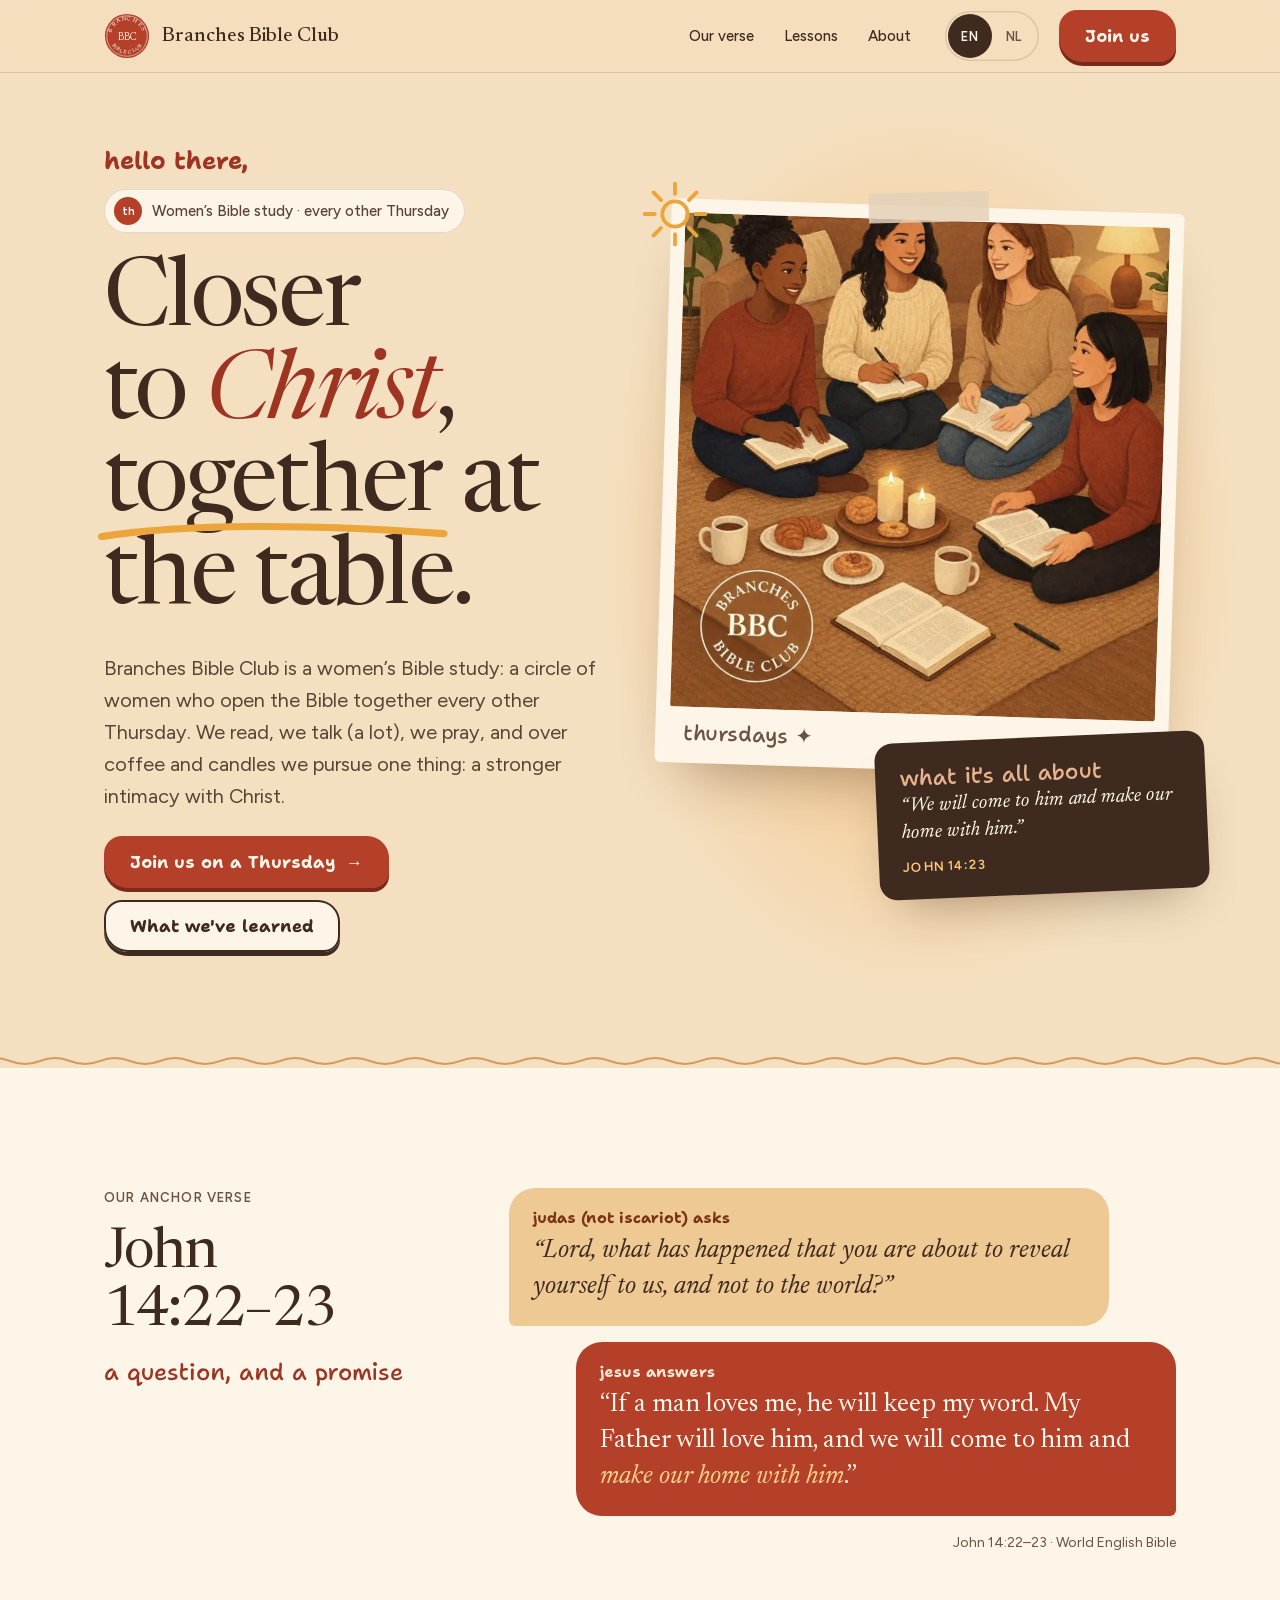
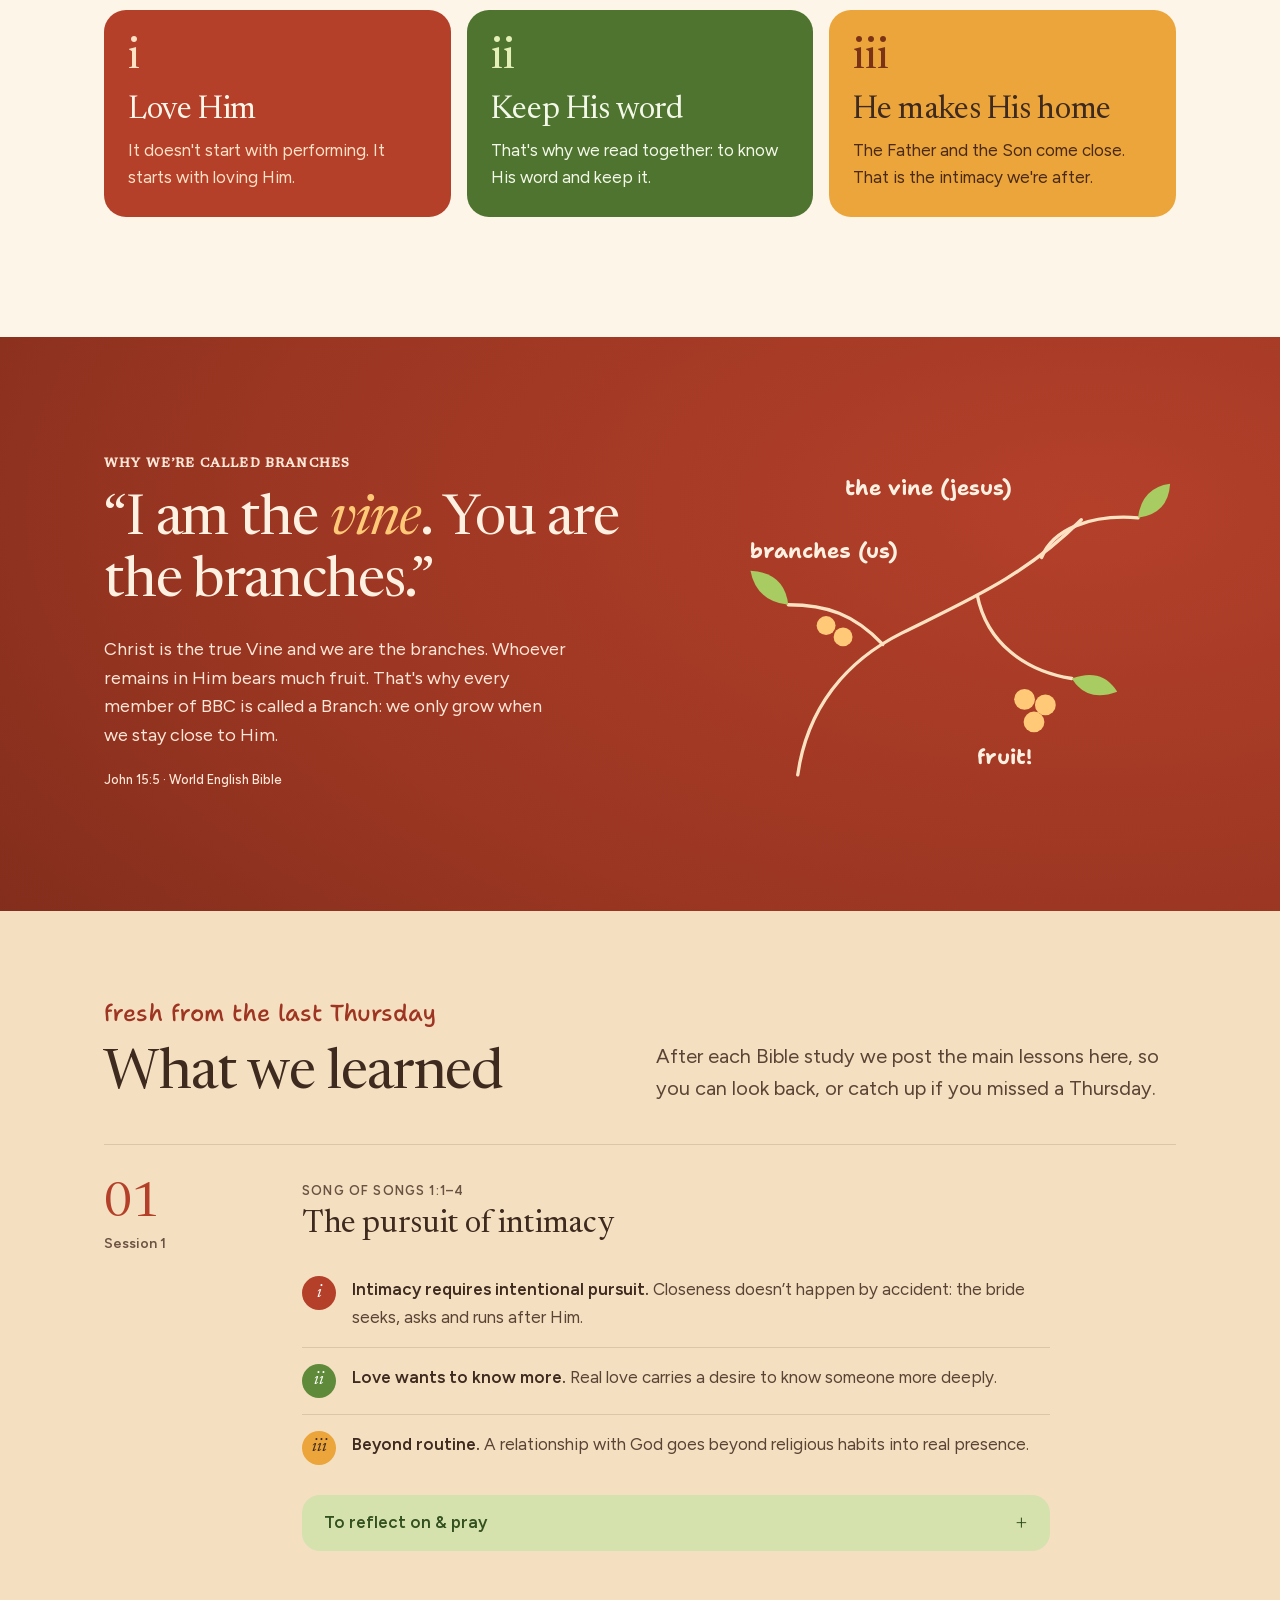
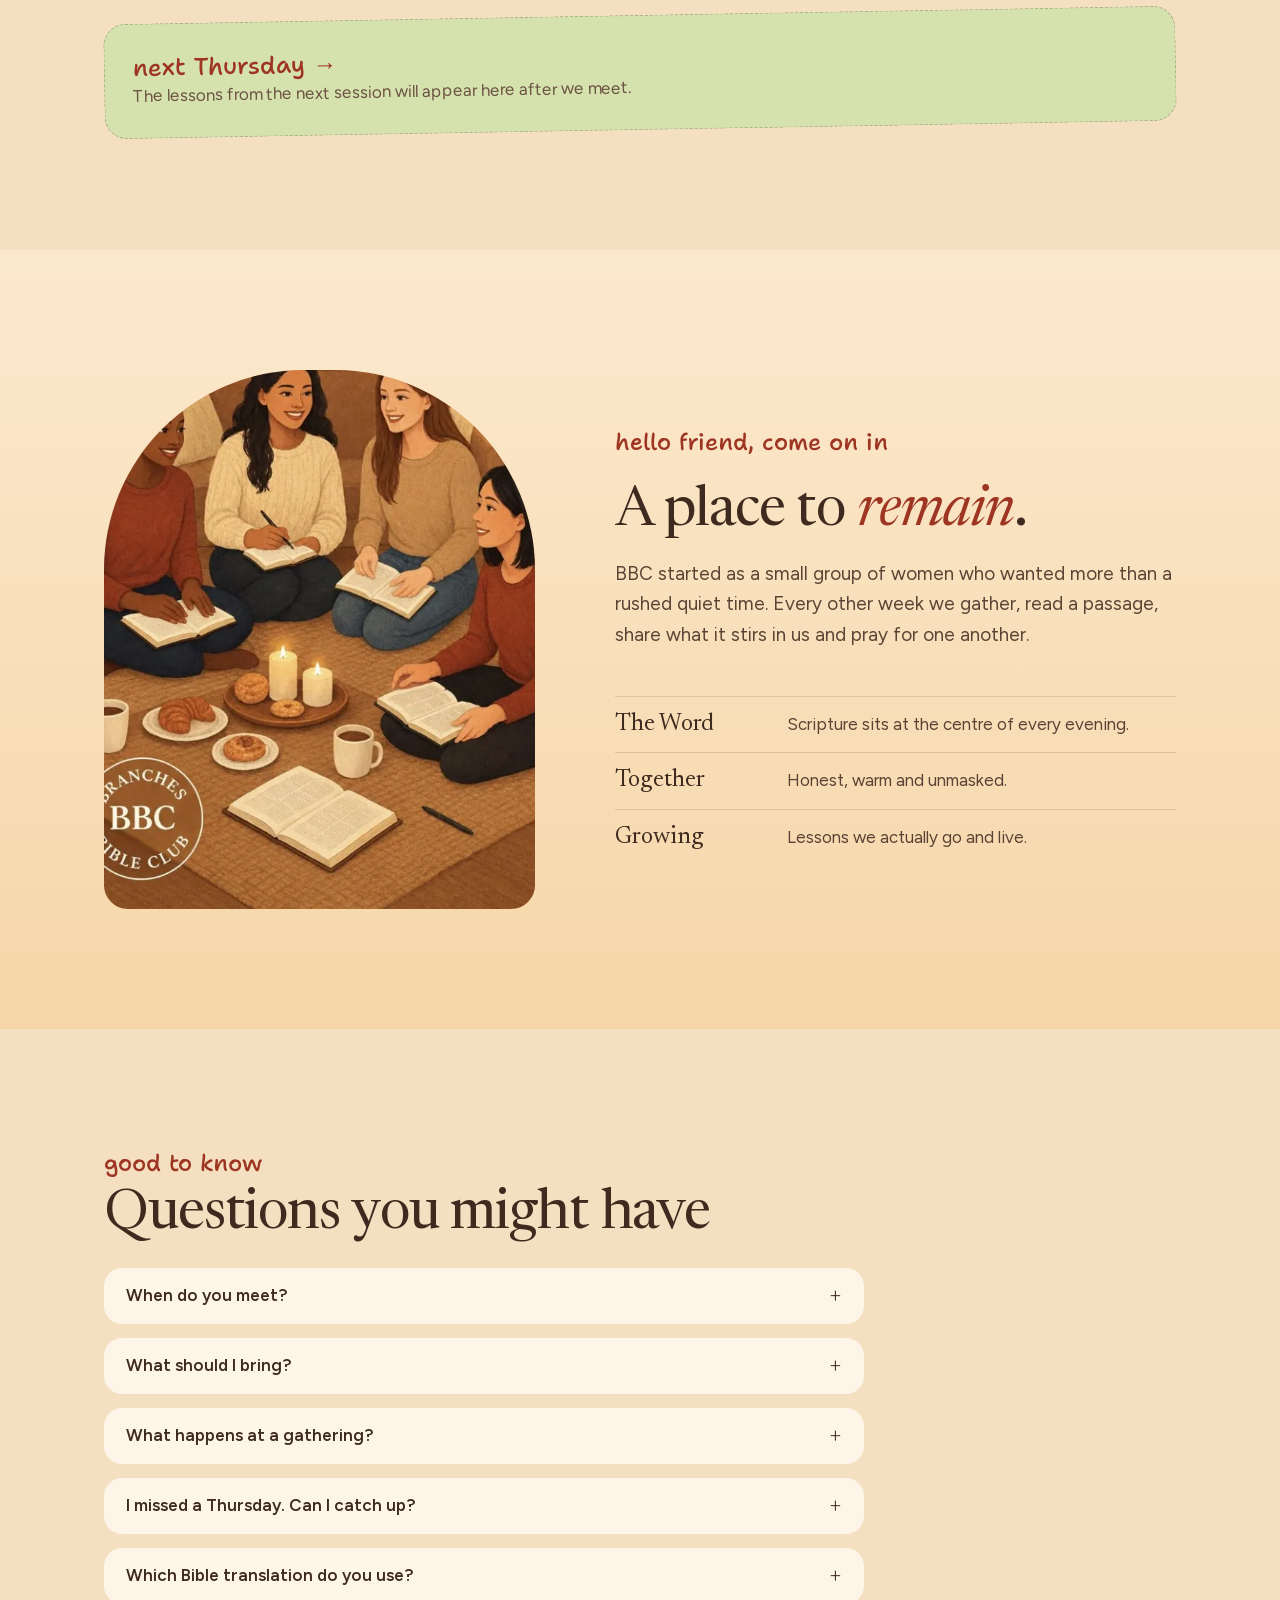
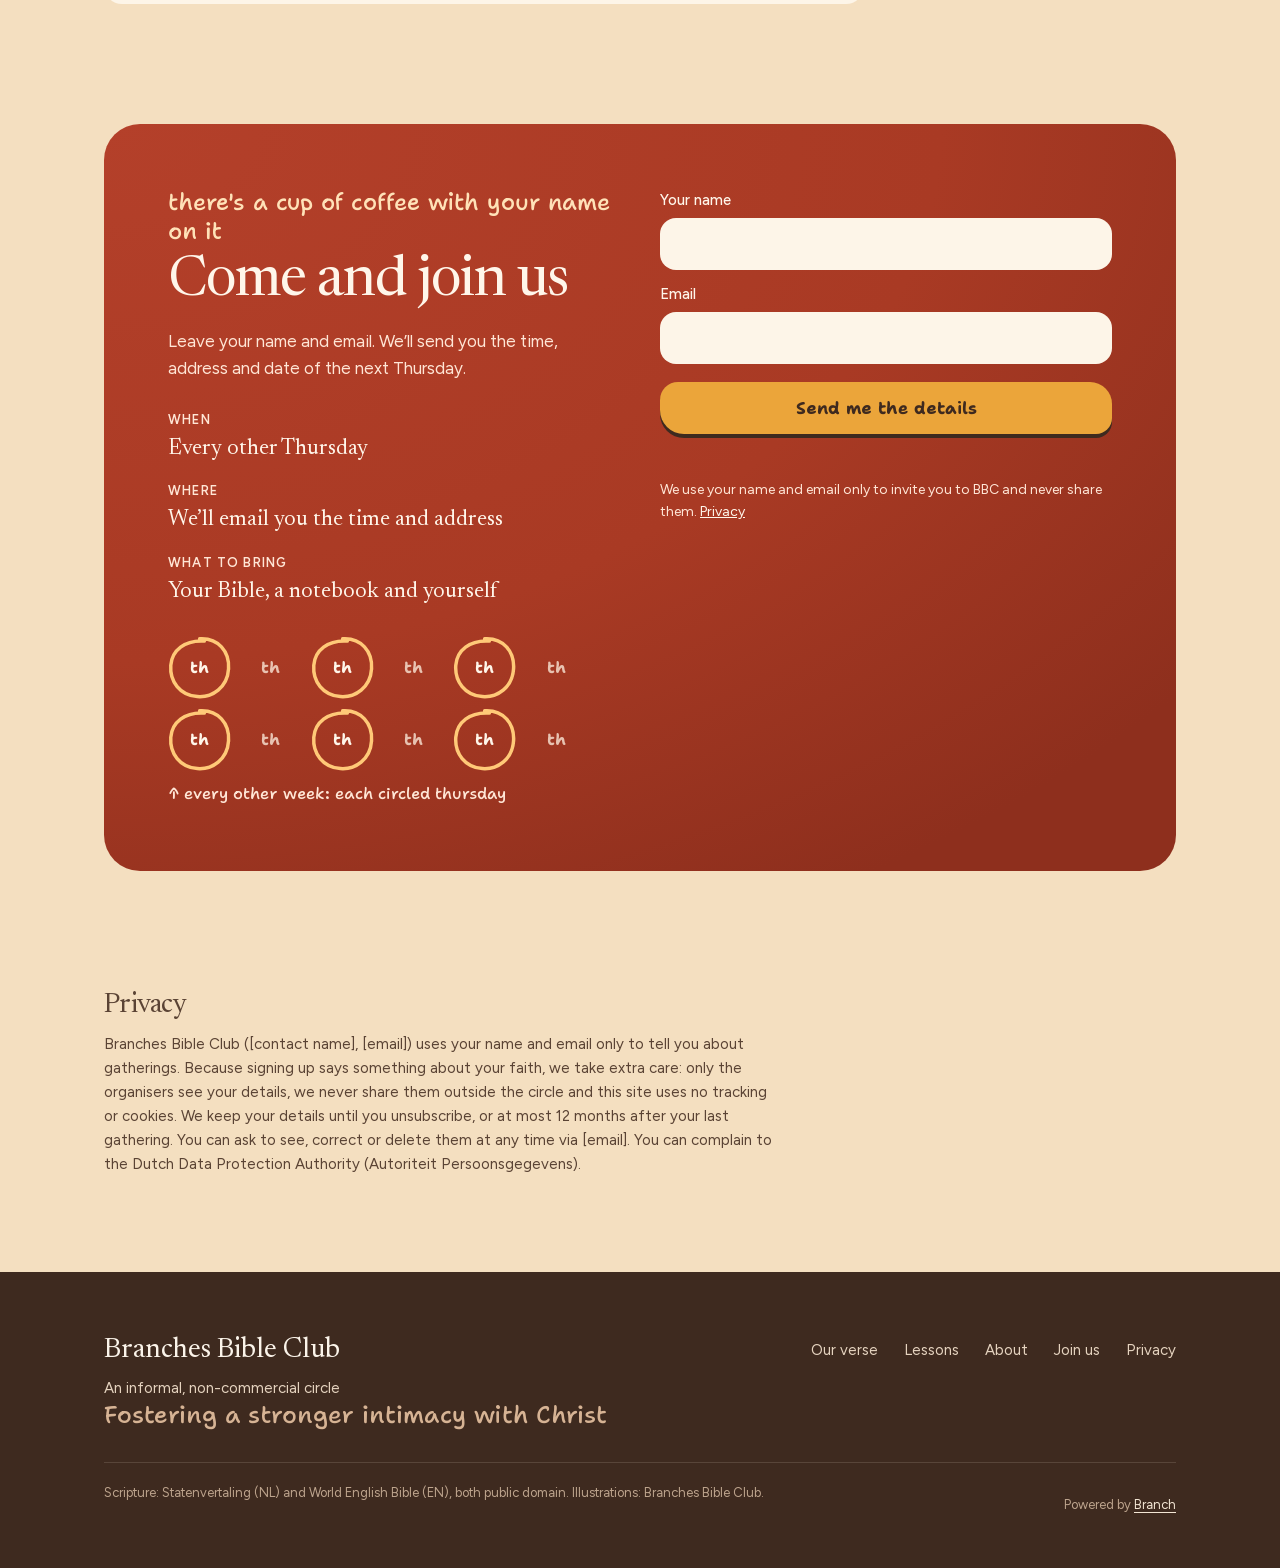
<file: index.html>
<!DOCTYPE html>
<html lang="en">
<head>
<meta charset="utf-8">
<meta name="viewport" content="width=device-width, initial-scale=1, viewport-fit=cover">
<title lang="en">Women's Bible Study Group, Thursdays | Branches Bible Club</title>
<meta lang="en" name="description" content="Women's Bible study every other Thursday: read Scripture, talk and pray together over coffee and candlelight. Grow closer to Christ. Pull up a chair!">
<meta lang="en" property="og:locale" content="en_GB">
<meta lang="en" property="og:locale:alternate" content="nl_NL">
<meta lang="en" property="og:title" content="Women's Bible study, every other Thursday">
<meta lang="en" property="og:description" content="Read Scripture, talk and pray together over coffee and candlelight. A circle of women pursuing a stronger intimacy with Christ. Pull up a chair!">
<meta lang="en" property="og:image" content="https://anth-05.github.io/branchesbibleclub/assets/og-en.jpg">
<meta lang="en" property="og:image:alt" content="Illustration of four women on a rug with open Bibles, coffee and candles, with the Branches Bible Club logo">
<meta lang="en" name="twitter:image" content="https://anth-05.github.io/branchesbibleclub/assets/og-en.jpg">
<meta lang="en" name="twitter:image:alt" content="Illustration of four women on a rug with open Bibles, coffee and candles, with the Branches Bible Club logo">
<script lang="en" type="application/ld+json">{"@context":"https://schema.org","@graph":[{"@type":"Organization","@id":"https://anth-05.github.io/branchesbibleclub/#org","name":"Branches Bible Club","alternateName":"BBC","url":"https://anth-05.github.io/branchesbibleclub/","logo":{"@type":"ImageObject","@id":"https://anth-05.github.io/branchesbibleclub/#logo","url":"https://anth-05.github.io/branchesbibleclub/assets/logo.png","width":512,"height":512,"caption":"Branches Bible Club"},"image":{"@id":"https://anth-05.github.io/branchesbibleclub/#logo"},"slogan":"Fostering a stronger intimacy with Christ","description":"A circle of women who read the Bible, talk and pray together every other Thursday, pursuing a stronger intimacy with Christ."},{"@type":"WebSite","@id":"https://anth-05.github.io/branchesbibleclub/#website","url":"https://anth-05.github.io/branchesbibleclub/","name":"Branches Bible Club","publisher":{"@id":"https://anth-05.github.io/branchesbibleclub/#org"},"inLanguage":["en","nl-NL"]},{"@type":"WebPage","@id":"https://anth-05.github.io/branchesbibleclub/#webpage","url":"https://anth-05.github.io/branchesbibleclub/","name":"Women's Bible Study Group, Thursdays | Branches Bible Club","description":"Women's Bible study every other Thursday: read Scripture, talk and pray together over coffee and candlelight. Grow closer to Christ. Pull up a chair!","inLanguage":"en","isPartOf":{"@id":"https://anth-05.github.io/branchesbibleclub/#website"},"about":{"@id":"https://anth-05.github.io/branchesbibleclub/#org"},"primaryImageOfPage":{"@type":"ImageObject","url":"https://anth-05.github.io/branchesbibleclub/assets/og-en.jpg","width":1200,"height":630},"dateModified":"2026-11-25","workTranslation":{"@id":"https://anth-05.github.io/branchesbibleclub/nl/#webpage"}}]}</script>
<meta name="robots" content="index, follow, max-image-preview:large">
<link rel="canonical" href="https://anth-05.github.io/branchesbibleclub/">
<link rel="alternate" hreflang="en" href="https://anth-05.github.io/branchesbibleclub/">
<link rel="alternate" hreflang="nl" href="https://anth-05.github.io/branchesbibleclub/nl/">
<link rel="alternate" hreflang="x-default" href="https://anth-05.github.io/branchesbibleclub/">
<meta name="author" content="Branches Bible Club">
<meta name="application-name" content="Branches Bible Club">
<meta name="apple-mobile-web-app-title" content="BBC">
<meta name="theme-color" content="#F4DFC0">
<meta name="color-scheme" content="light">
<meta name="format-detection" content="telephone=no">
<meta property="og:type" content="website">
<meta property="og:site_name" content="Branches Bible Club">
<meta property="og:url" content="https://anth-05.github.io/branchesbibleclub/">
<meta property="og:image:type" content="image/jpeg">
<meta property="og:image:width" content="1200">
<meta property="og:image:height" content="630">
<meta name="twitter:card" content="summary_large_image">
<link rel="icon" href="favicon.ico?v=2" sizes="32x32">
<link rel="icon" href="favicon.svg?v=2" type="image/svg+xml">
<link rel="apple-touch-icon" href="apple-touch-icon.png?v=2">
<link rel="manifest" href="site.webmanifest?v=2">
<link rel="preload" href="assets/fonts/newsreader.woff2" as="font" type="font/woff2" crossorigin>
<link rel="preload" href="assets/fonts/figtree.woff2" as="font" type="font/woff2" crossorigin>
<link rel="stylesheet" href="assets/fonts.css">
<!-- Search Console: paste the google-site-verification meta tag here (Dutch page only is enough) -->
<style>
/* CONCEPT A: the club's own journal, now in the poster's beige.
   Colours sampled from the poster: oatmeal rug, caramel sofa, terracotta sweaters, candle glow, walnut. */
:root{
--bg:#F4DFC0;--paper:#FDF5E8;--oat:#EEC994;--caramel:#C47A34;--terra:#B4402A;--terraInk:#FFF6EA;--gold:#EBA53A;--leaf:#5F8A3A;
--walnut:#3E2A1F;--ink:#3E2A1F;--body:#5A4334;--muted:#6B5242;--terraText:#9E3522;--onTerra:#FFE6D6;--sage:#D5E2AE;--sageInk:#33501F;
--line:rgba(62,42,31,.14);--shadow:rgba(62,35,20,.42)}
*{box-sizing:border-box;min-width:0}
html{scroll-padding-top:80px;-webkit-text-size-adjust:100%;scroll-behavior:smooth}
@media(prefers-reduced-motion:reduce){html{scroll-behavior:auto}}
body{margin:0;background:var(--bg);color:var(--ink);font:17px/1.6 Figtree,system-ui,sans-serif;font-optical-sizing:auto;overflow-x:clip;-webkit-tap-highlight-color:transparent}
a{color:var(--terraText)}
h1,h2,h3,.serif{font-family:Newsreader,Georgia,serif;font-weight:400;text-wrap:balance;margin:0}
h1{font-size:clamp(46px,7.4vw,96px);line-height:.98;letter-spacing:-.028em}
h2{font-size:clamp(34px,4.6vw,56px);line-height:1.04;letter-spacing:-.02em}
h3{font-size:clamp(25px,2.8vw,32px);line-height:1.15;letter-spacing:-.012em}
p{margin:0}
em{font-style:italic;color:var(--terraText)}
.wrap{max-width:1200px;margin:0 auto;padding-inline:max(5vw,20px)}
.note{font:500 23px/1.25 "Shantell Sans",cursive;color:var(--terraText)}
.label{font-size:13px;font-weight:600;letter-spacing:.09em;text-transform:uppercase;color:var(--muted)}
.lead{font-size:clamp(18px,2vw,20px);color:var(--body);max-width:44ch}
section{padding-block:clamp(64px,10vw,120px)}
main{overflow-x:clip}
.btn{display:inline-flex;align-items:center;justify-content:center;gap:10px;min-height:52px;padding:0 26px;border:0;border-radius:18px 22px 16px 24px;background:var(--terra);color:var(--terraInk);font:700 17px "Shantell Sans",cursive;text-decoration:none;cursor:pointer;box-shadow:0 4px 0 #7A2A1A;transition:transform 120ms,box-shadow 120ms}
.btn:active{transform:translateY(3px);box-shadow:0 1px 0 #7A2A1A}
.btn.line{background:var(--paper);color:var(--ink);box-shadow:inset 0 0 0 2px var(--ink),0 4px 0 var(--ink)}.btn.line:active{box-shadow:inset 0 0 0 2px var(--ink),0 1px 0 var(--ink)}
:focus-visible{outline:2.5px solid var(--terraText);outline-offset:3px}
.join :focus-visible,footer :focus-visible,.band :focus-visible{outline-color:var(--onTerra)}
.skip{position:absolute;left:16px;top:-80px;z-index:50;padding:12px 18px;border-radius:12px;background:var(--walnut);color:var(--paper);text-decoration:none;font-weight:600}.skip:focus{top:12px}
/* playful layer from concept 2 */
.hand{font-family:"Shantell Sans",cursive}
.note+h2{margin-top:8px}
.hi{font:700 24px/1 "Shantell Sans",cursive;color:var(--terraText);margin-bottom:-8px}
.u{position:relative;white-space:nowrap}.u>svg{position:absolute;left:-2%;bottom:-.12em;width:104%;height:.3em;color:var(--gold)}
hr.wave{border:0;margin:0;height:14px;background:url("data:image/svg+xml,%3Csvg xmlns='http://www.w3.org/2000/svg' width='120' height='14'%3E%3Cpath d='M0 7 Q15 1 30 7 T60 7 T90 7 T120 7' fill='none' stroke='%23D39B5E' stroke-width='2'/%3E%3C/svg%3E") repeat-x center}
.sun{position:absolute;left:-26px;top:-30px;width:76px;color:var(--gold);z-index:2}
@media(prefers-reduced-motion:no-preference){.sun{animation:turn 20s cubic-bezier(.2,.8,.2,1) 1}@keyframes turn{to{transform:rotate(360deg)}}}
.bubbles{display:flex;flex-direction:column;gap:16px}
.bub{max-width:90%;margin:0;padding:20px 24px;border-radius:26px;font:400 clamp(20px,2.2vw,26px)/1.38 Newsreader,Georgia,serif}
.bub small{display:block;font:700 15px "Shantell Sans",cursive;margin-bottom:6px;text-transform:lowercase}
.bub.q{background:var(--oat);color:var(--walnut);border-bottom-left-radius:6px;align-self:flex-start;font-style:italic}
.bub.q small{color:#7A3317}
.bub.a{background:var(--terra);color:#FFF6EA;border-bottom-right-radius:6px;align-self:flex-end}
.bub.a small{color:#FFE9D6}.bub.a em{color:#FFD08A}
.src{align-self:flex-end;font-size:14px;color:var(--muted)}
.cal{display:grid;grid-template-columns:repeat(6,minmax(0,1fr));gap:8px;max-width:420px;margin-top:30px}
.day{aspect-ratio:1;border-radius:50%;display:grid;place-items:center;font:700 16px "Shantell Sans",cursive;color:rgba(255,241,226,.75);position:relative}
.day.on{color:#FFF6EA}
.day.on svg{position:absolute;inset:-3px;width:calc(100% + 6px);height:calc(100% + 6px);color:#FFC978}
.day.on svg path{stroke-dasharray:1;stroke-dashoffset:1;transition:stroke-dashoffset .7s cubic-bezier(.3,.6,.2,1)}
.cal.go .day.on svg path{stroke-dashoffset:0}
@media(prefers-reduced-motion:reduce){.day.on svg path{stroke-dashoffset:0;transition:none}}
.soon{transform:rotate(-1deg);background:var(--sage);border-color:rgba(51,80,31,.35);color:var(--sageInk)}
/* header */
.top{position:sticky;top:0;z-index:20;background:rgba(244,223,192,.88);-webkit-backdrop-filter:blur(18px) saturate(150%);backdrop-filter:blur(18px) saturate(150%);box-shadow:0 1px 0 var(--line)}
.top nav{display:flex;align-items:center;gap:20px;padding-block:10px}
.brand{display:flex;align-items:center;gap:12px;text-decoration:none;color:var(--ink);margin-right:auto}
.brand b{font:500 20px/1.1 Newsreader,Georgia,serif}
.badge{flex:none;color:var(--terra)}
.links{display:flex;gap:2px;font-size:15px;font-weight:500}
.links a{padding:10px 14px;border-radius:999px;text-decoration:none;color:var(--ink)}
@media(hover:hover){.links a:hover{background:rgba(158,68,48,.09)}}
.lang{display:flex;border-radius:999px;box-shadow:inset 0 0 0 1.5px var(--line);padding:3px}
.lang a{min-width:44px;min-height:44px;display:grid;place-items:center;text-decoration:none;border:0;border-radius:999px;background:transparent;color:var(--muted);font:600 13px Figtree,sans-serif;letter-spacing:.06em;cursor:pointer}
.lang a[aria-current=true]{background:var(--walnut);color:var(--paper)}
@media(max-width:860px){.links{display:none}.brand b{font-size:18px}.top nav{gap:12px}.top .btn{min-height:44px;padding:0 14px;font-size:14px}}
@media(max-width:480px){.brand b{display:none}}
/* hero */
.hero{display:grid;grid-template-columns:minmax(0,1fr) minmax(0,1.02fr);gap:56px;align-items:center;padding-block:clamp(36px,6vw,80px) clamp(64px,8vw,104px)}
.stack{display:flex;flex-direction:column;gap:24px}
.when{display:inline-flex;align-self:flex-start;align-items:center;gap:10px;padding:8px 16px 8px 10px;border-radius:999px;background:var(--paper);box-shadow:inset 0 0 0 1px var(--line);font-size:15px;font-weight:500;color:var(--body)}
.when i{width:28px;height:28px;border-radius:50%;background:var(--terra);display:grid;place-items:center;color:#fff;font:normal 600 12px Figtree}
.row{display:flex;flex-wrap:wrap;gap:12px}
.frame{position:relative;padding-bottom:124px}.frame::before{content:"";position:absolute;inset:-14% -12%;background:radial-gradient(closest-side,rgba(247,170,70,.6),rgba(247,170,70,0));z-index:-1}
.photo{margin:0;background:var(--paper);padding:14px 14px 56px;border-radius:6px;transform:rotate(1.8deg);box-shadow:0 34px 60px -30px var(--shadow)}
.photo img{display:block;width:100%;height:auto;aspect-ratio:722/736;object-fit:cover;border-radius:3px}
.photo figcaption{position:absolute;left:28px;right:28px;bottom:16px;display:flex;justify-content:space-between;align-items:baseline;font:500 21px "Shantell Sans",cursive;color:var(--muted)}.photo figcaption small{font:500 12px Figtree,sans-serif;letter-spacing:.08em;text-transform:uppercase}
.tape{position:absolute;top:-14px;left:50%;width:120px;height:30px;background:rgba(228,210,184,.85);transform:translateX(-50%) rotate(-3deg)}
.vcard{position:absolute;right:-6%;bottom:0;width:min(330px,78%);background:var(--walnut);color:var(--paper);border-radius:18px;padding:22px 24px;transform:rotate(-2.5deg);box-shadow:0 26px 50px -24px var(--shadow)}
.vcard q{display:block;font:italic 20px/1.38 Newsreader,Georgia,serif;quotes:"“" "”"}
.vcard .label{color:#FFC978;margin-top:10px}
/* anchor verse */
.anchor{background:var(--paper)}
.anchor .in{display:grid;grid-template-columns:minmax(0,.8fr) minmax(0,1.6fr);gap:40px 72px}
.dialogue{display:flex;flex-direction:column;gap:22px}
.line-q,.line-a{font:400 clamp(24px,2.7vw,34px)/1.3 Newsreader,Georgia,serif;letter-spacing:-.01em}
.line-q{color:var(--muted);font-style:italic}
.who{display:block;font:600 13px Figtree,sans-serif;letter-spacing:.09em;text-transform:uppercase;color:var(--caramel);margin-bottom:6px}
.three{display:grid;grid-template-columns:repeat(3,minmax(0,1fr));gap:16px;margin-top:56px}
.three div{padding:26px 24px;border-radius:22px;background:var(--bg)}
.three b{display:block;font:400 44px/1 Newsreader,Georgia,serif;color:var(--terra);margin-bottom:12px}
.three div:nth-child(1){background:var(--terra);color:var(--terraInk)}.three div:nth-child(1) b,.three div:nth-child(1) p{color:#FFE1C6!important}
.three div:nth-child(2){background:#4E7430;color:#F4F8E8}.three div:nth-child(2) b{color:#E4F0B8}
.three div:nth-child(3){background:var(--gold);color:var(--walnut)}.three div:nth-child(3) b{color:#7A3317}.three div:nth-child(3) p{color:#4A2A16!important}
/* vine band */
.band{background:radial-gradient(120% 140% at 85% 30%,#B4402A 0%,#9A3622 55%,#7A2A1A 100%);color:#FFF1E2;position:relative;overflow:hidden}
.band .in{display:grid;grid-template-columns:minmax(0,1.3fr) minmax(0,1fr);gap:48px 72px;align-items:center}
.band blockquote{margin:0;font:400 clamp(32px,4.4vw,58px)/1.1 Newsreader,Georgia,serif;letter-spacing:-.02em}
.band blockquote em{color:#FFC978}
.band .label{color:var(--onTerra)}
.band p.txt{color:var(--onTerra);font-size:18px;max-width:42ch}
.vinedraw path{stroke-dasharray:1;stroke-dashoffset:1;transition:stroke-dashoffset 2.4s cubic-bezier(.3,.6,.2,1)}
.vinedraw.grow path{stroke-dashoffset:0}
.vinedraw .leaf{opacity:0;transform-box:fill-box;transform-origin:0% 100%;transform:scale(.3);transition:opacity .5s,transform .7s cubic-bezier(.3,1.4,.5,1)}
.vinedraw.grow .leaf{opacity:1;transform:none}
.vinedraw .tag{opacity:0;transition:opacity .6s 1.6s}.vinedraw.grow .tag{opacity:1}
@media(prefers-reduced-motion:reduce){.vinedraw path{stroke-dashoffset:0;transition:none}.vinedraw .leaf,.vinedraw .tag{opacity:1;transform:none;transition:none}}
/* lessons */
.lhead{display:flex;flex-wrap:wrap;justify-content:space-between;align-items:flex-end;gap:20px 40px;margin-bottom:40px}
.entry>div{max-width:68ch}
.entry{display:grid;grid-template-columns:150px minmax(0,1fr);gap:24px 48px;padding:36px 0;border-top:1px solid var(--line)}
.entry:last-child{border-bottom:1px solid var(--line)}
.date{font:600 14px Figtree;color:var(--muted)}
.date b{display:block;font:400 48px/1 Newsreader,Georgia,serif;color:var(--terra);margin-bottom:6px}
.entry h3{margin:4px 0 14px}
.keys{list-style:none;margin:18px 0 0;padding:0;display:grid;gap:10px}
.keys{gap:0}.keys li{display:flex;gap:16px;align-items:flex-start;padding:16px 0;border-top:1px solid var(--line);font-size:17px;color:var(--body)}.keys li:first-child{border-top:0}
.keys li i{flex:none;width:34px;height:34px;border-radius:50%;display:grid;place-items:center;font:italic 17px Newsreader,Georgia,serif;background:var(--terra);color:#fff}.keys li:nth-child(2) i{background:var(--leaf)}.keys li:nth-child(3) i{background:var(--gold);color:var(--walnut)}
.keys strong{color:var(--ink)}
details{margin-top:14px;border-radius:18px;background:var(--sage);color:var(--sageInk)}
summary{min-height:56px;padding:0 22px;display:flex;align-items:center;justify-content:space-between;cursor:pointer;font-weight:600;list-style:none}
summary::-webkit-details-marker{display:none}
summary::after{content:"+";font:400 26px Newsreader,serif;transition:transform 200ms}
details[open] summary::after{transform:rotate(45deg)}
details .in{padding:0 22px 22px;display:grid;gap:12px}
details .in p{font:italic 20px/1.4 Newsreader,Georgia,serif}
.pray{padding:16px 20px;border-radius:16px;background:var(--walnut);color:var(--paper);font:italic 20px/1.4 Newsreader,Georgia,serif}.pray .label{display:block;color:#E7C9A9;font-style:normal;margin-bottom:4px}
.soon{padding:28px;border-radius:22px;border:1.5px dashed rgba(62,42,31,.28);color:var(--muted)}
/* about + join */
.two{display:grid;grid-template-columns:minmax(0,1fr) minmax(0,1.3fr);gap:40px 80px;align-items:center}
.cut{margin:0;border-radius:200px 200px 24px 24px;overflow:hidden;aspect-ratio:4/5;background:var(--oat)}
.cut img{width:100%;height:100%;object-fit:cover;object-position:55% 40%;display:block}
.vals{display:grid;gap:14px;margin-top:28px}
.vals div{display:flex;gap:16px;align-items:baseline;padding-top:14px;border-top:1px solid var(--line)}
.vals b{font:400 24px Newsreader,Georgia,serif;min-width:6.5em}
.join{border-radius:36px;background:radial-gradient(130% 120% at 0% 0%,#B4402A,#A93A24 60%,#8E2F1D);color:var(--terraInk);padding:clamp(32px,5vw,64px);display:grid;grid-template-columns:minmax(0,1fr) minmax(0,1fr);gap:40px}
.join .note{color:#FFE2B8}.join .intro{margin-top:16px;color:var(--onTerra);max-width:44ch}
dl{margin:28px 0 0;display:grid;gap:18px}
dt{font-size:13px;font-weight:600;letter-spacing:.09em;text-transform:uppercase;color:var(--onTerra)}
dd{margin:4px 0 0;font:400 22px/1.3 Newsreader,Georgia,serif}
form{display:flex;flex-direction:column;gap:12px}
form label{display:flex;flex-direction:column;gap:6px;font-size:15px;font-weight:500}
form input{min-height:52px;padding:0 18px;border:0;border-radius:16px;background:var(--paper);color:var(--ink);font:inherit;font-size:16px}
form .btn{background:var(--gold);color:#3E2A1F;margin-top:6px;box-shadow:0 4px 0 #3E2A1F}
#msg{font-size:15px;color:var(--onTerra);min-height:1.4em}.fine-print{font-size:14px;color:var(--onTerra)}.fine-print a{color:#FFF6EA}
.faq{max-width:760px}.faq summary h3{font:600 17px/1.4 Figtree,sans-serif;letter-spacing:0;padding-block:14px}.faq details{background:var(--paper);color:var(--ink)}.faq details p{font:17px/1.6 Figtree,sans-serif;color:var(--body)}
.privacy{padding-block:0 clamp(48px,8vw,96px)}.privacy .in{max-width:68ch;font-size:15px;color:var(--body)}.privacy h2{font-size:28px;margin-bottom:12px}
footer{background:var(--walnut);color:#E5D3BF;padding-block:56px 40px}
footer .in{display:flex;flex-wrap:wrap;justify-content:space-between;gap:24px}
footer a{color:#E5D3BF;text-decoration:none;display:inline-block;padding:10px 0}
footer .fine{margin-top:32px;padding-top:20px;border-top:1px solid rgba(243,230,212,.14);display:flex;flex-wrap:wrap;justify-content:space-between;gap:10px;font-size:13px;color:#BDA48D}
footer .fine a{padding:12px 0;color:#F3E6D4;text-decoration:underline;text-underline-offset:3px}
.totop{position:fixed;right:max(18px,env(safe-area-inset-right));bottom:calc(18px + env(safe-area-inset-bottom));z-index:40;width:52px;height:52px;border-radius:50%;border:0;background:var(--terra);color:var(--paper);display:grid;place-items:center;cursor:pointer;box-shadow:0 14px 30px -12px var(--shadow);opacity:0;transform:translateY(16px) scale(.9);pointer-events:none;transition:opacity 220ms,transform 360ms cubic-bezier(.2,.8,.2,1)}
.totop.on{opacity:1;transform:none;pointer-events:auto}
@media(max-width:900px){
 .hero,.anchor .in,.band .in,.two,.join{grid-template-columns:minmax(0,1fr)}
 .three{grid-template-columns:minmax(0,1fr)}
 .frame{max-width:520px;margin-inline:auto;width:100%}
 .frame{padding-bottom:0}.vcard{position:relative;right:auto;bottom:auto;margin:-6px 0 0 auto;width:88%}
 .entry{grid-template-columns:minmax(0,1fr);gap:8px}
 .date b{display:inline;font-size:34px;margin-right:8px}
 .cut{max-width:420px;aspect-ratio:1/1;border-radius:200px 200px 24px 24px}
}
</style>
</head>
<body>
<a class="skip" href="#main">Skip to content</a>
<svg width="0" height="0" style="position:absolute" aria-hidden="true"><symbol id="ul" viewBox="0 0 200 20" preserveAspectRatio="none"><path d="M3 13 C50 4 120 4 197 11" fill="none" stroke="currentColor" stroke-width="5" stroke-linecap="round"/></symbol><symbol id="ring" viewBox="0 0 60 60"><path pathLength="1" d="M30 5 C46 4 56 16 55 31 C54 47 41 56 28 55 C13 54 4 42 5 28 C6 15 17 6 34 7" fill="none" stroke="currentColor" stroke-width="3" stroke-linecap="round"/></symbol></svg>
<header class="top">
 <nav class="wrap" aria-label="Main menu">
  <a class="brand" href="#top" aria-label="Branches Bible Club, back to top">
   <svg class="badge" width="46" height="46" viewBox="0 0 100 100" aria-hidden="true"><defs><path id="ct" d="M50 50 m-34 0 a34 34 0 1 1 68 0"/><path id="cb" d="M50 50 m-38 0 a38 38 0 0 0 76 0"/></defs><circle cx="50" cy="50" r="48" fill="currentColor"/><circle cx="50" cy="50" r="44" fill="none" stroke="#FBF4EA" stroke-width="1.2"/><text font-family="Newsreader,Georgia,serif" font-size="12.5" letter-spacing="2" fill="#FBF4EA"><textPath href="#ct" startOffset="50%" text-anchor="middle">BRANCHES</textPath></text><text font-family="Newsreader,Georgia,serif" font-size="10.5" letter-spacing="2" fill="#FBF4EA"><textPath href="#cb" startOffset="50%" text-anchor="middle">BIBLE CLUB</textPath></text><text x="50" y="58" text-anchor="middle" font-family="Newsreader,Georgia,serif" font-size="22" fill="#FBF4EA">BBC</text></svg>
   <b>Branches Bible Club</b>
  </a>
  <div class="links">
   <a href="#vers">Our verse</a>
   <a href="#lessen">Lessons</a>
   <a href="#over">About</a>
  </div>
  <div class="lang" role="group" aria-label="Language"><a href="./" hreflang="en" aria-current="true" aria-label="English">EN</a><a href="nl/" hreflang="nl" lang="nl" aria-label="Nederlands">NL</a></div>
  <a class="btn" href="#kom" >Join us</a>
 </nav>
</header>
<main id="main"><span id="top"></span>
 <div class="wrap hero">
  <div class="stack">
   <p class="hi">hello there,</p>
   <p class="when"><i aria-hidden="true">th</i>Women’s Bible study · every other Thursday</p>
   <h1>Closer to <em>Christ</em>, <span class="u">together<svg aria-hidden="true"><use href="#ul"/></svg></span> at the table.</h1>
   <p class="lead">Branches Bible Club is a women’s Bible study: a circle of women who open the Bible together every other Thursday. We read, we talk (a lot), we pray, and over coffee and candles we pursue one thing: a stronger intimacy with Christ.</p>
   <div class="row"><a class="btn" href="#kom">Join us on a Thursday <span aria-hidden="true">→</span></a><a class="btn line" href="#lessen">What we've learned</a></div>
  </div>
  <div class="frame">
   <svg class="sun" viewBox="0 0 60 60" aria-hidden="true"><g fill="none" stroke="currentColor" stroke-width="3" stroke-linecap="round"><circle cx="30" cy="30" r="10"/><path d="M30 6v8M30 46v8M6 30h8M46 30h8M13 13l6 6M41 41l6 6M13 47l6-6M41 19l6-6"/></g></svg>
   <figure class="photo"><span class="tape" aria-hidden="true"></span><picture><source srcset="assets/branches-bible-club-vrouwen-bijbelstudie.webp" type="image/webp"><img src="assets/branches-bible-club-vrouwen-bijbelstudie.jpg" width="722" height="736" alt="Illustration: four women on a rug with open Bibles, coffee, croissants and candles, with the Branches Bible Club logo" fetchpriority="high" decoding="async"></picture><figcaption><span>thursdays ✦</span><small>illustration</small></figcaption></figure>
   <aside class="vcard" aria-label="Anchor verse"><p class="note" style="color:#E7B48F;font-size:22px">what it's all about</p><q lang="en">We will come to him and make our home with him.</q><p class="label">John 14:23</p></aside>
  </div>
 </div>
 <hr class="wave">
 <section class="anchor" id="vers"><div class="wrap">
  <div class="in">
   <div class="stack" style="gap:16px"><p class="label">Our anchor verse</p><h2>John 14:22–23</h2><p class="note">a question, and a promise</p></div>
   <div class="bubbles">
    <p class="bub q"><small>judas (not iscariot) asks</small>“Lord, what has happened that you are about to reveal yourself to us, and not to the world?”</p>
    <p class="bub a"><small>jesus answers</small>“If a man loves me, he will keep my word. My Father will love him, and we will come to him and <em>make our home with him</em>.”</p>
    <p class="src">John 14:22–23 · World English Bible</p>
   </div>
  </div>
  <div class="three">
   <div><b>i</b><h3>Love Him</h3><p style="margin-top:8px;color:var(--body)">It doesn't start with performing. It starts with loving Him.</p></div>
   <div><b>ii</b><h3>Keep His word</h3><p style="margin-top:8px">That's why we read together: to know His word and keep it.</p></div>
   <div><b>iii</b><h3>He makes His home</h3><p style="margin-top:8px;color:var(--body)">The Father and the Son come close. That is the intimacy we're after.</p></div>
  </div>
 </div></section>
 <section class="band" id="ranken" aria-labelledby="ranken-h"><div class="wrap in">
  <div class="stack" style="gap:20px">
   <h2 class="label" id="ranken-h">Why we’re called Branches</h2>
   <blockquote>“I am the <em>vine</em>. You are the branches.”</blockquote>
   <p class="txt">Christ is the true Vine and we are the branches. Whoever remains in Him bears much fruit. That's why every member of BBC is called a Branch: we only grow when we stay close to Him.</p>
   <p class="label" style="text-transform:none;letter-spacing:0;font-weight:500">John 15:5 · World English Bible</p>
  </div>
  <svg class="vinedraw" viewBox="0 0 460 340" width="100%" aria-hidden="true" style="max-width:480px;justify-self:center">
   <g fill="none" stroke="#FFE2C2" stroke-width="3.5" stroke-linecap="round">
    <path pathLength="1" d="M60 330 C70 260 110 210 170 180 C240 145 300 120 360 60"/>
    <path pathLength="1" d="M150 192 C120 160 90 150 50 150"/>
    <path pathLength="1" d="M250 140 C260 190 300 220 350 228"/>
    <path pathLength="1" d="M318 100 C330 70 370 54 420 58"/>
   </g>
   <g fill="#A8CB62"><path class="leaf" style="transition-delay:.7s" d="M50 150 q-34 -4 -40 -36 q36 2 40 36z"/><path class="leaf" style="transition-delay:1s" d="M350 228 q32 -12 48 14 q-32 12 -48 -14z"/><path class="leaf" style="transition-delay:1.2s" d="M420 58 q4 -32 34 -36 q-2 32 -34 36z"/></g>
   <g fill="#FFC978"><circle class="leaf" style="transition-delay:1.4s" cx="300" cy="250" r="11"/><circle class="leaf" style="transition-delay:1.5s" cx="322" cy="256" r="11"/><circle class="leaf" style="transition-delay:1.6s" cx="310" cy="274" r="11"/><circle class="leaf" style="transition-delay:1.5s" cx="90" cy="172" r="10"/><circle class="leaf" style="transition-delay:1.6s" cx="108" cy="184" r="10"/></g>
   <g class="tag" font-family="Shantell Sans,cursive" font-size="22" font-weight="700" fill="#FFF1E2"><text x="110" y="34" lang="en">the vine (jesus)</text><text x="10" y="100" lang="en">branches (us)</text><text x="250" y="318" lang="en">fruit!</text></g>
  </svg>
 </div></section>
 <section id="lessen" style="padding-top:clamp(48px,7vw,88px)"><div class="wrap">
  <div class="lhead"><div class="stack" style="gap:10px"><p class="note">fresh from the last Thursday</p><h2>What we learned</h2></div><p class="lead" style="max-width:40ch">After each Bible study we post the main lessons here, so you can look back, or catch up if you missed a Thursday.</p></div>
  <article class="entry" id="sessie-01" aria-labelledby="les-01"><p class="date"><b>01</b>Session 1</p><div><p class="label">Song of Songs 1:1–4</p><h3 id="les-01">The pursuit of intimacy</h3><ol class="keys"><li><i aria-hidden="true">i</i><span><strong>Intimacy requires intentional pursuit.</strong> Closeness doesn’t happen by accident: the bride seeks, asks and runs after Him.</span></li><li><i aria-hidden="true">ii</i><span><strong>Love wants to know more.</strong> Real love carries a desire to know someone more deeply.</span></li><li><i aria-hidden="true">iii</i><span><strong>Beyond routine.</strong> A relationship with God goes beyond religious habits into real presence.</span></li></ol><details><summary>To reflect on &amp; pray</summary><div class="in"><p>Am I pursuing God’s presence, or simply His blessings?</p><p>What does intentional time with Christ look like in my life?</p><p>What needs to change in my relationship with Him?</p><p class="pray"><span class="label">Prayer</span>Lord, give me a deeper hunger for Your presence.</p></div></details></div></article>
  <div class="soon" style="margin-top:28px"><p class="note" style="font-size:24px">next Thursday →</p><p>The lessons from the next session will appear here after we meet.</p></div>
 </div></section>
 <section id="over" style="background:linear-gradient(180deg,#FBE9CE,#F6D6A8)"><div class="wrap two">
  <figure class="cut"><picture><source srcset="assets/branches-bible-club-vrouwen-bijbelstudie.webp" type="image/webp"><img src="assets/branches-bible-club-vrouwen-bijbelstudie.jpg" width="722" height="736" alt="" loading="lazy" decoding="async"></picture></figure>
  <div class="stack" style="gap:18px">
   <p class="note">hello friend, come on in</p>
   <h2>A place to <em>remain</em>.</h2>
   <p style="font-size:19px;color:var(--body);max-width:52ch">BBC started as a small group of women who wanted more than a rushed quiet time. Every other week we gather, read a passage, share what it stirs in us and pray for one another.</p>
   <div class="vals">
    <div><b>The Word</b><span style="color:var(--body)">Scripture sits at the centre of every evening.</span></div>
    <div><b>Together</b><span style="color:var(--body)">Honest, warm and unmasked.</span></div>
    <div><b>Growing</b><span style="color:var(--body)">Lessons we actually go and live.</span></div>
   </div>
  </div>
 </div></section>
 <section id="vragen" aria-labelledby="vragen-h"><div class="wrap"><div class="faq"><p class="note">good to know</p><h2 id="vragen-h" style="margin-bottom:24px">Questions you might have</h2><details lang="en"><summary><h3 class="q">When do you meet?</h3></summary><div class="in"><p>Every other Thursday. We’ll email you the exact time and place when you sign up.</p></div></details><details lang="en"><summary><h3 class="q">What should I bring?</h3></summary><div class="in"><p>Your Bible, a notebook and yourself. There’s a cup of coffee with your name on it.</p></div></details><details lang="en"><summary><h3 class="q">What happens at a gathering?</h3></summary><div class="in"><p>We read a Bible passage together, share what it stirs in us and pray for one another.</p></div></details><details lang="en"><summary><h3 class="q">I missed a Thursday. Can I catch up?</h3></summary><div class="in"><p>Yes. After each gathering we post the main lessons on this page, under “What we learned”.</p></div></details><details lang="en"><summary><h3 class="q">Which Bible translation do you use?</h3></summary><div class="in"><p>On this site we quote the Statenvertaling (Dutch) and the World English Bible (English).</p></div></details></div></div></section>
 <section id="kom" aria-labelledby="kom-h" style="padding-top:0"><div class="wrap"><div class="join">
  <div><p class="note">there's a cup of coffee with your name on it</p><h2 id="kom-h">Come and join us</h2><p class="intro">Leave your name and email. We’ll send you the time, address and date of the next Thursday.</p>
   <dl><div><dt>When</dt><dd>Every other Thursday</dd></div><div><dt>Where</dt><dd>We’ll email you the time and address</dd></div><div><dt>What to bring</dt><dd>Your Bible, a notebook and yourself</dd></div></dl>
   <div class="cal" id="cal" aria-hidden="true"></div><p class="hand" style="margin-top:10px;color:var(--onTerra);font-size:16px">↑ every other week: each circled thursday</p>
  </div>
  <form id="f" novalidate><label>Your name<input name="name" type="text" autocomplete="name" required maxlength="80"></label><label>Email<input name="email" type="email" autocomplete="email" inputmode="email" autocapitalize="off" spellcheck="false" required maxlength="120"></label><button class="btn" type="submit">Send me the details</button><p id="msg" role="status" aria-live="polite"></p><p class="fine-print">We use your name and email only to invite you to BBC and never share them. <a href="#privacy">Privacy</a></p></form>
 </div></div></section>
 <section class="privacy" id="privacy" aria-labelledby="privacy-h"><div class="wrap"><div class="in">
  <h2 id="privacy-h">Privacy</h2>
  <p lang="en">Branches Bible Club ([contact name], [email]) uses your name and email only to tell you about gatherings. Because signing up says something about your faith, we take extra care: only the organisers see your details, we never share them outside the circle and this site uses no tracking or cookies. We keep your details until you unsubscribe, or at most 12 months after your last gathering. You can ask to see, correct or delete them at any time via [email]. You can complain to the Dutch Data Protection Authority (Autoriteit Persoonsgegevens).</p>
 </div></div></section>
</main>
<footer><div class="wrap">
 <div class="in"><div><p class="serif" style="font-size:28px;color:#FBF4EA">Branches Bible Club</p><p style="font-size:15px;margin-top:4px">An informal, non-commercial circle</p><p class="note" style="color:#D6B394;font-size:24px">Fostering a stronger intimacy with Christ</p></div>
 <div class="row" style="gap:4px 26px;font-size:15px"><a href="#vers">Our verse</a><a href="#lessen">Lessons</a><a href="#over">About</a><a href="#kom">Join us</a><a href="#privacy">Privacy</a></div></div>
 <div class="fine"><span>Scripture: Statenvertaling (NL) and World English Bible (EN), both public domain. Illustrations: Branches Bible Club.</span><span>Powered by <a href="https://branch.nu" target="_blank" rel="noopener">Branch</a></span></div>
</div></footer>
<button class="totop" type="button" id="totop" aria-label="Back to top"><svg width="22" height="22" viewBox="0 0 24 24" fill="none" stroke="currentColor" stroke-width="2.2" stroke-linecap="round" stroke-linejoin="round" aria-hidden="true"><path d="M12 19V5M6 11l6-6 6 6"/></svg></button>
<script>
/* Sign-up form: paste your form service URL here (e.g. https://formspree.io/f/xxxx). Empty = honest preview notice. */
const FORM_ENDPOINT='';
const NL=document.documentElement.lang==='nl';
const T=NL?{missing:'Vul je naam en een geldig e-mailadres in.',sending:'Even versturen…',ok:n=>'Dank je, '+n+'! We mailen je de tijd en het adres van de volgende donderdag.',err:'Dat lukte niet. Probeer het later nog eens.',preview:'Aanmelden via deze site werkt nog niet. Vraag de organisatoren van BBC gerust rechtstreeks naar de volgende donderdag.'}
 :{missing:'Please fill in your name and a valid email address.',sending:'Sending…',ok:n=>'Thanks, '+n+'! We’ll email you the time and address of the next Thursday.',err:'That didn’t go through. Please try again later.',preview:'Signing up through this site isn’t live yet. Feel free to ask the BBC organisers directly about the next Thursday.'};
/* decorative calendar: every other Thursday circled */
document.getElementById('cal').innerHTML=Array.from({length:12},(_,i)=>'<span class="day'+(i%2===0?' on':'')+'">'+(NL?'do':'th')+(i%2===0?'<svg><use href="#ring"/></svg>':'')+'</span>').join('');
document.querySelectorAll('.cal .day.on path').forEach((p,i)=>p.style.transitionDelay=(i*.18)+'s');
/* signature motion: the vine grows when it comes into view (shown at once without IntersectionObserver) */
const vd=document.querySelector('.vinedraw'),cal=document.getElementById('cal');
if('IntersectionObserver' in window){const io=new IntersectionObserver(es=>es.forEach(e=>{if(e.isIntersecting){e.target.classList.add('grow','go');io.unobserve(e.target)}}),{threshold:.2});io.observe(vd);io.observe(cal)}else{vd.classList.add('grow');cal.classList.add('go')}
/* back to top */
const tt=document.getElementById('totop');
let formInView=false;const showTT=()=>tt.classList.toggle('on',scrollY>innerHeight*.9&&!formInView);
addEventListener('scroll',showTT,{passive:true});
if('IntersectionObserver' in window)new IntersectionObserver(([e])=>{formInView=e.isIntersecting;showTT()}).observe(document.getElementById('f'));
tt.addEventListener('click',()=>{scrollTo({top:0,behavior:matchMedia('(prefers-reduced-motion: reduce)').matches?'auto':'smooth'});document.querySelector('.brand').focus({preventScroll:true})});
/* form */
const f=document.getElementById('f'),msg=document.getElementById('msg');
f.addEventListener('submit',async e=>{e.preventDefault();
 if(!f.checkValidity()){msg.textContent=T.missing;(f.querySelector(':invalid')||f).focus();return}
 if(!FORM_ENDPOINT){msg.textContent=T.preview;return}
 const btn=f.querySelector('button');btn.disabled=true;msg.textContent=T.sending;
 try{const r=await fetch(FORM_ENDPOINT,{method:'POST',headers:{Accept:'application/json'},body:new FormData(f)});if(!r.ok)throw 0;msg.textContent=T.ok(f.elements.namedItem('name').value.trim().split(' ')[0]);f.reset()}
 catch(_){msg.textContent=T.err}finally{btn.disabled=false}});
</script>
</body>
</html>
</file>
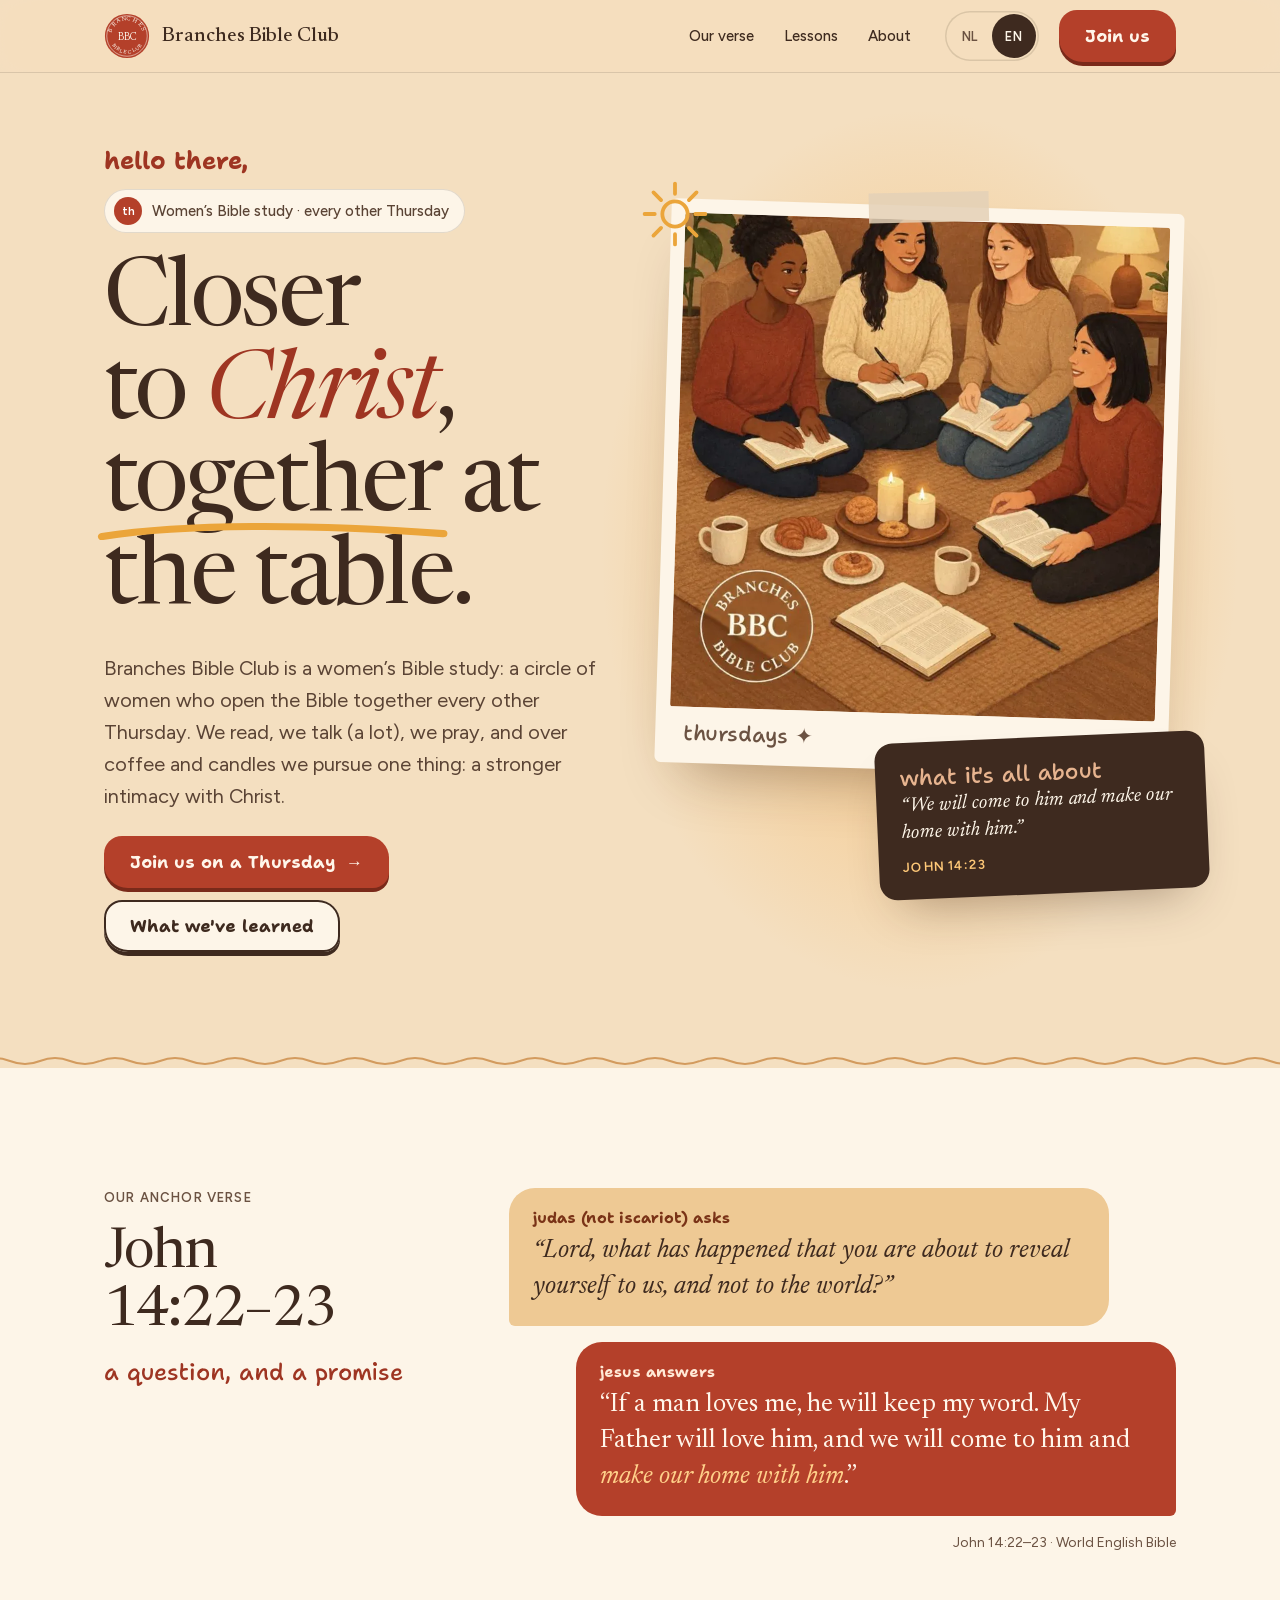
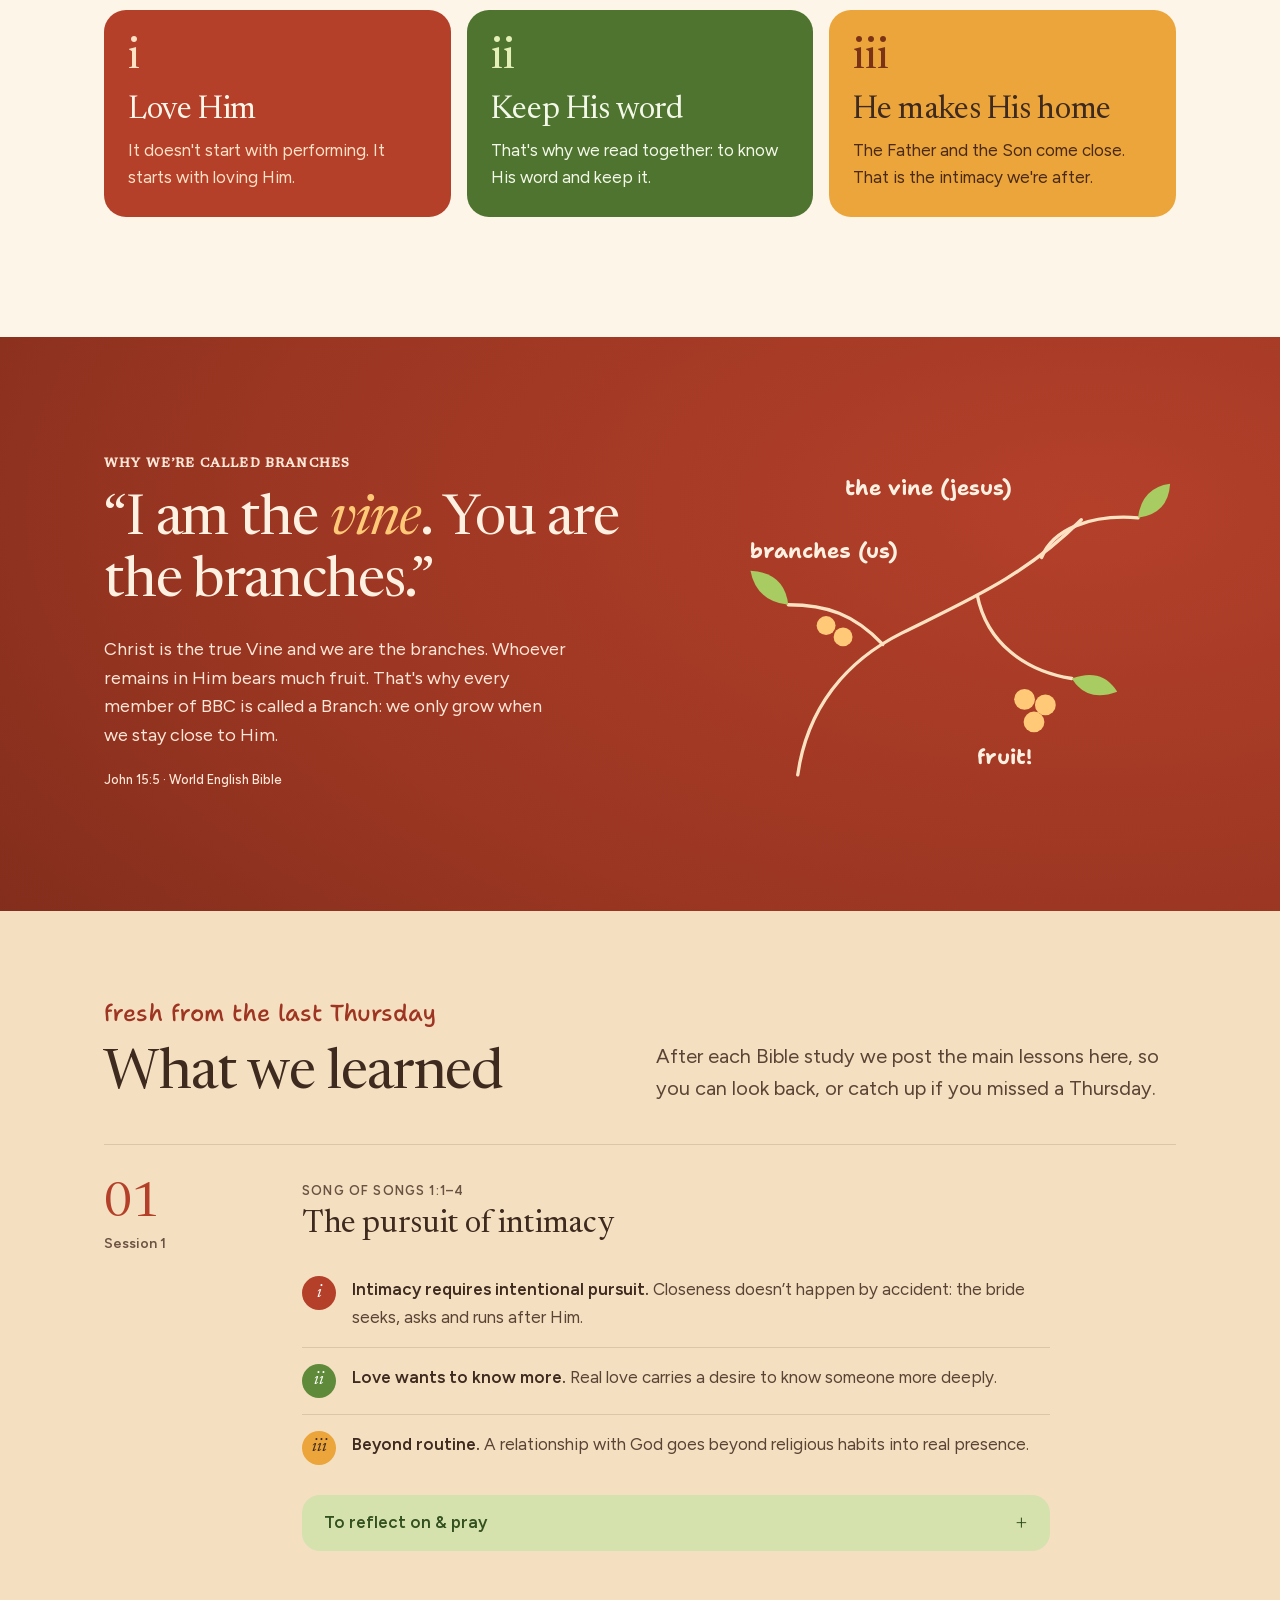
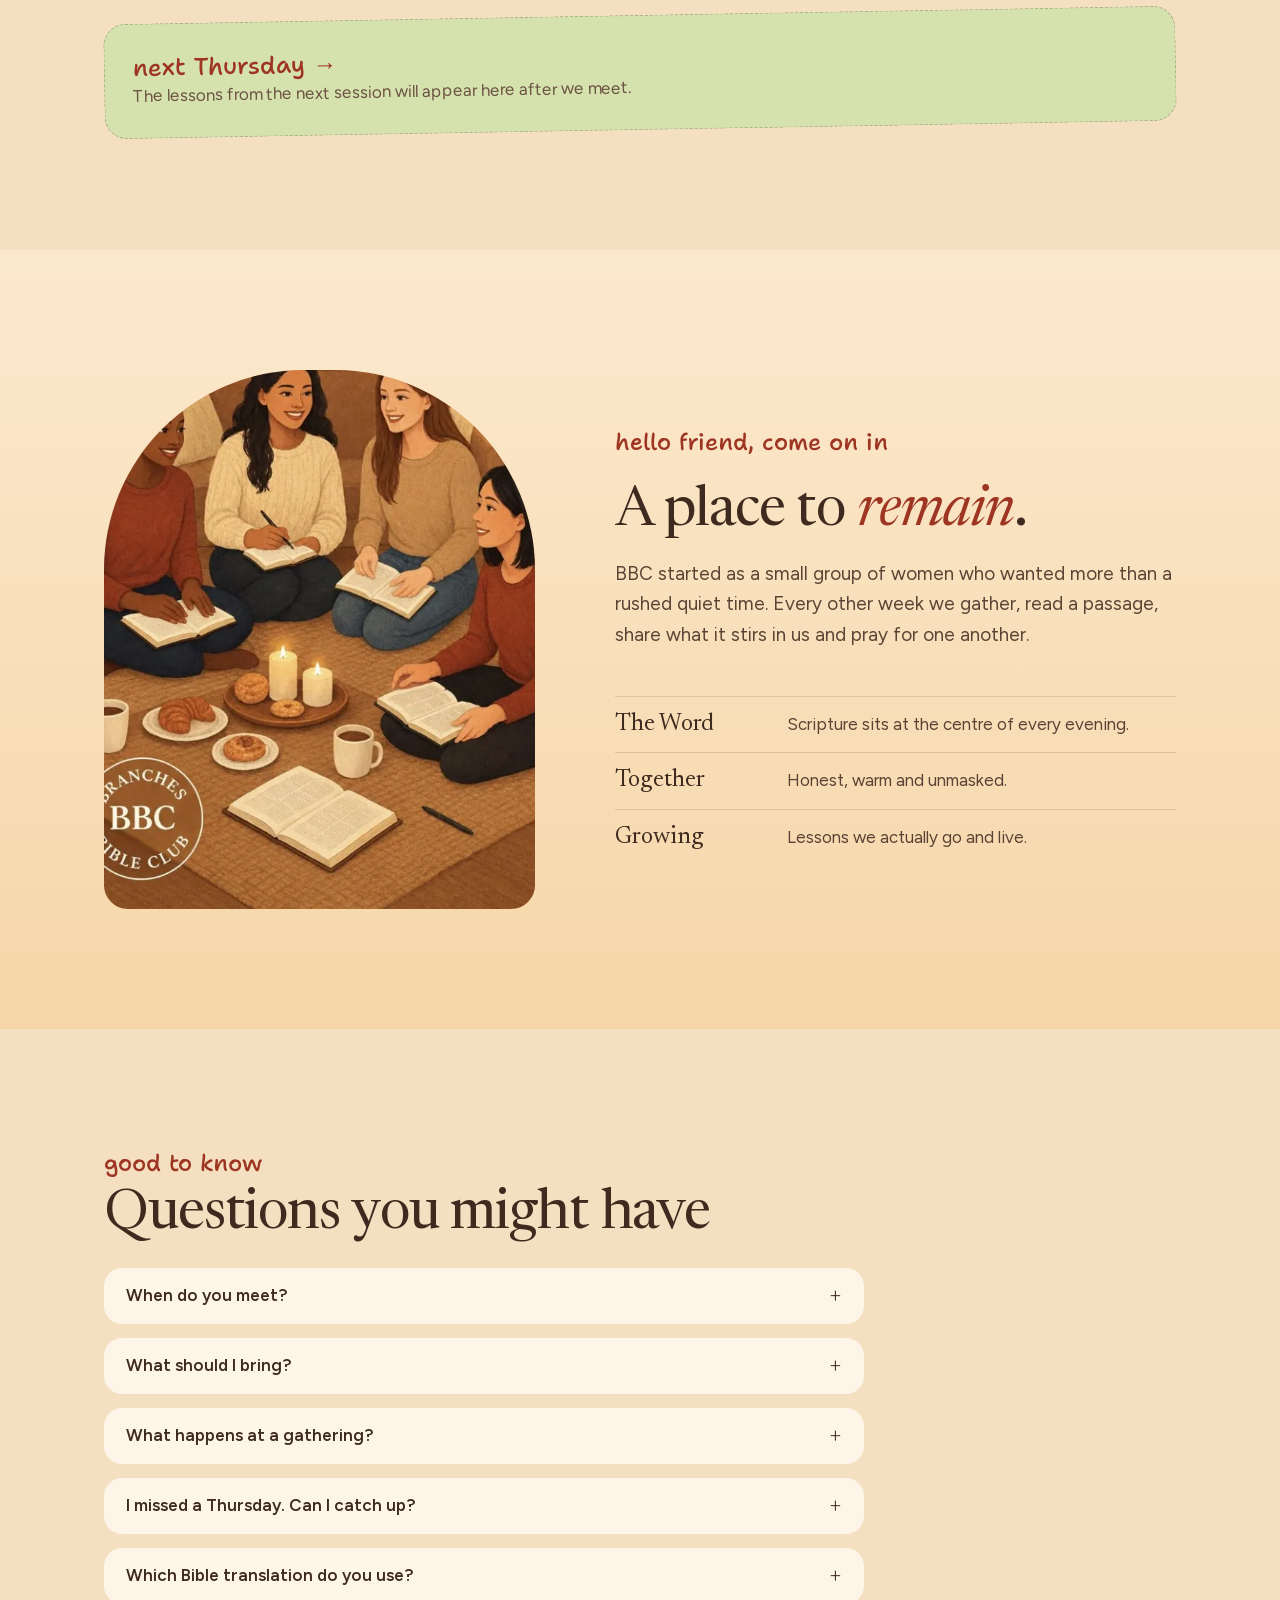
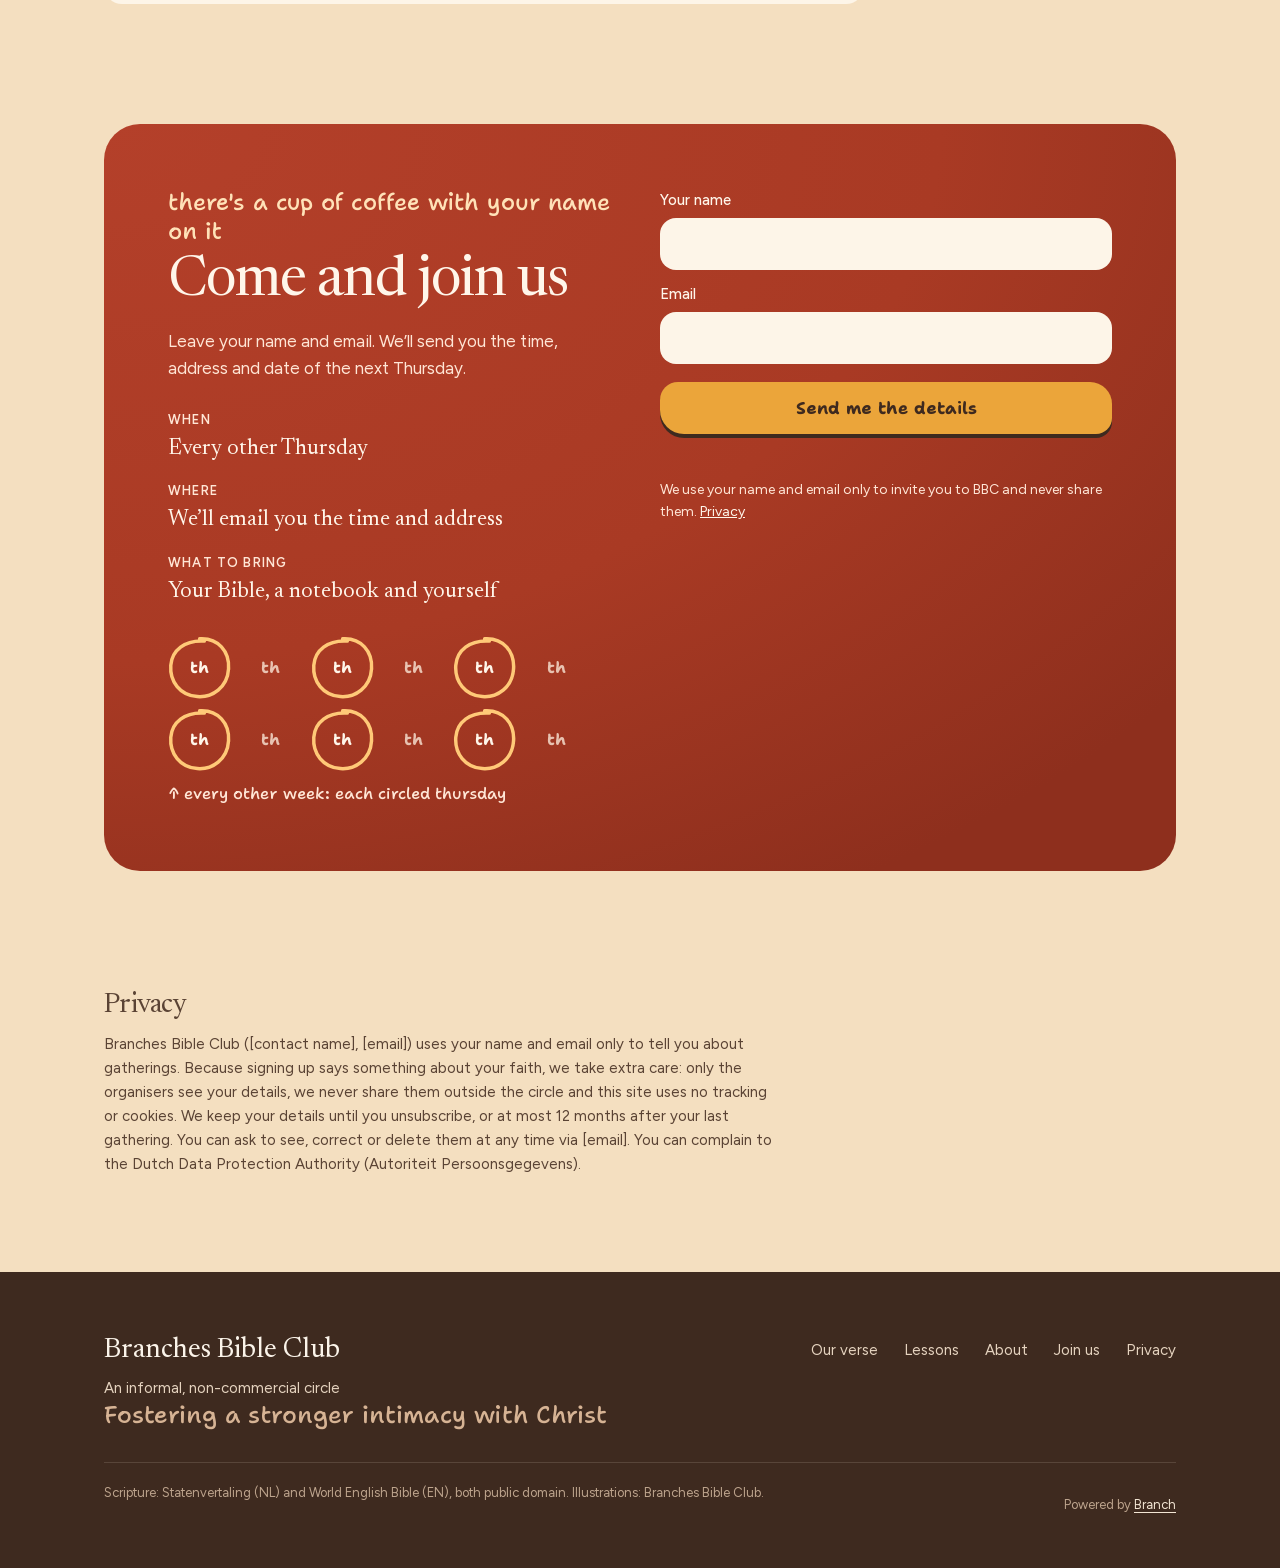
<file: en/index.html>
<!DOCTYPE html>
<html lang="en">
<head>
<meta charset="utf-8">
<meta name="viewport" content="width=device-width, initial-scale=1, viewport-fit=cover">
<title lang="en">Women's Bible Study Group, Thursdays | Branches Bible Club</title>
<meta lang="en" name="description" content="Women's Bible study every other Thursday: read Scripture, talk and pray together over coffee and candlelight. Grow closer to Christ. Pull up a chair!">
<meta lang="en" property="og:locale" content="en_GB">
<meta lang="en" property="og:locale:alternate" content="nl_NL">
<meta lang="en" property="og:title" content="Women's Bible study, every other Thursday">
<meta lang="en" property="og:description" content="Read Scripture, talk and pray together over coffee and candlelight. A circle of women pursuing a stronger intimacy with Christ. Pull up a chair!">
<meta lang="en" property="og:image" content="https://anth-05.github.io/branchesbibleclub/assets/og-en.jpg">
<meta lang="en" property="og:image:alt" content="Illustration of four women on a rug with open Bibles, coffee and candles, with the Branches Bible Club logo">
<meta lang="en" name="twitter:image" content="https://anth-05.github.io/branchesbibleclub/assets/og-en.jpg">
<meta lang="en" name="twitter:image:alt" content="Illustration of four women on a rug with open Bibles, coffee and candles, with the Branches Bible Club logo">
<script lang="en" type="application/ld+json">{"@context":"https://schema.org","@graph":[{"@type":"Organization","@id":"https://anth-05.github.io/branchesbibleclub/#org","name":"Branches Bible Club","alternateName":"BBC","url":"https://anth-05.github.io/branchesbibleclub/","logo":{"@type":"ImageObject","@id":"https://anth-05.github.io/branchesbibleclub/#logo","url":"https://anth-05.github.io/branchesbibleclub/assets/logo.png","width":512,"height":512,"caption":"Branches Bible Club"},"image":{"@id":"https://anth-05.github.io/branchesbibleclub/#logo"},"slogan":"Fostering a stronger intimacy with Christ","description":"A circle of women who read the Bible, talk and pray together every other Thursday, pursuing a stronger intimacy with Christ."},{"@type":"WebSite","@id":"https://anth-05.github.io/branchesbibleclub/#website","url":"https://anth-05.github.io/branchesbibleclub/","name":"Branches Bible Club","publisher":{"@id":"https://anth-05.github.io/branchesbibleclub/#org"},"inLanguage":["nl-NL","en"]},{"@type":"WebPage","@id":"https://anth-05.github.io/branchesbibleclub/en/#webpage","url":"https://anth-05.github.io/branchesbibleclub/en/","name":"Women's Bible Study Group, Thursdays | Branches Bible Club","description":"Women's Bible study every other Thursday: read Scripture, talk and pray together over coffee and candlelight. Grow closer to Christ. Pull up a chair!","inLanguage":"en","isPartOf":{"@id":"https://anth-05.github.io/branchesbibleclub/#website"},"about":{"@id":"https://anth-05.github.io/branchesbibleclub/#org"},"primaryImageOfPage":{"@type":"ImageObject","url":"https://anth-05.github.io/branchesbibleclub/assets/og-en.jpg","width":1200,"height":630},"dateModified":"2026-11-25","translationOfWork":{"@id":"https://anth-05.github.io/branchesbibleclub/#webpage"}}]}</script>
<meta name="robots" content="index, follow, max-image-preview:large">
<link rel="canonical" href="https://anth-05.github.io/branchesbibleclub/en/">
<link rel="alternate" hreflang="nl" href="https://anth-05.github.io/branchesbibleclub/">
<link rel="alternate" hreflang="en" href="https://anth-05.github.io/branchesbibleclub/en/">
<link rel="alternate" hreflang="x-default" href="https://anth-05.github.io/branchesbibleclub/">
<meta name="author" content="Branches Bible Club">
<meta name="application-name" content="Branches Bible Club">
<meta name="apple-mobile-web-app-title" content="BBC">
<meta name="theme-color" content="#F4DFC0">
<meta name="color-scheme" content="light">
<meta name="format-detection" content="telephone=no">
<meta property="og:type" content="website">
<meta property="og:site_name" content="Branches Bible Club">
<meta property="og:url" content="https://anth-05.github.io/branchesbibleclub/en/">
<meta property="og:image:type" content="image/jpeg">
<meta property="og:image:width" content="1200">
<meta property="og:image:height" content="630">
<meta name="twitter:card" content="summary_large_image">
<link rel="icon" href="../favicon.ico?v=2" sizes="32x32">
<link rel="icon" href="../favicon.svg?v=2" type="image/svg+xml">
<link rel="apple-touch-icon" href="../apple-touch-icon.png?v=2">
<link rel="manifest" href="../site.webmanifest?v=2">
<link rel="preload" href="../assets/fonts/newsreader.woff2" as="font" type="font/woff2" crossorigin>
<link rel="preload" href="../assets/fonts/figtree.woff2" as="font" type="font/woff2" crossorigin>
<link rel="stylesheet" href="../assets/fonts.css">
<!-- Search Console: paste the google-site-verification meta tag here (Dutch page only is enough) -->
<style>
/* CONCEPT A: the club's own journal, now in the poster's beige.
   Colours sampled from the poster: oatmeal rug, caramel sofa, terracotta sweaters, candle glow, walnut. */
:root{
--bg:#F4DFC0;--paper:#FDF5E8;--oat:#EEC994;--caramel:#C47A34;--terra:#B4402A;--terraInk:#FFF6EA;--gold:#EBA53A;--leaf:#5F8A3A;
--walnut:#3E2A1F;--ink:#3E2A1F;--body:#5A4334;--muted:#6B5242;--terraText:#9E3522;--onTerra:#FFE6D6;--sage:#D5E2AE;--sageInk:#33501F;
--line:rgba(62,42,31,.14);--shadow:rgba(62,35,20,.42)}
*{box-sizing:border-box;min-width:0}
html{scroll-padding-top:80px;-webkit-text-size-adjust:100%;scroll-behavior:smooth}
@media(prefers-reduced-motion:reduce){html{scroll-behavior:auto}}
body{margin:0;background:var(--bg);color:var(--ink);font:17px/1.6 Figtree,system-ui,sans-serif;font-optical-sizing:auto;overflow-x:clip;-webkit-tap-highlight-color:transparent}
a{color:var(--terraText)}
h1,h2,h3,.serif{font-family:Newsreader,Georgia,serif;font-weight:400;text-wrap:balance;margin:0}
h1{font-size:clamp(46px,7.4vw,96px);line-height:.98;letter-spacing:-.028em}
h2{font-size:clamp(34px,4.6vw,56px);line-height:1.04;letter-spacing:-.02em}
h3{font-size:clamp(25px,2.8vw,32px);line-height:1.15;letter-spacing:-.012em}
p{margin:0}
em{font-style:italic;color:var(--terraText)}
.wrap{max-width:1200px;margin:0 auto;padding-inline:max(5vw,20px)}
.note{font:500 23px/1.25 "Shantell Sans",cursive;color:var(--terraText)}
.label{font-size:13px;font-weight:600;letter-spacing:.09em;text-transform:uppercase;color:var(--muted)}
.lead{font-size:clamp(18px,2vw,20px);color:var(--body);max-width:44ch}
section{padding-block:clamp(64px,10vw,120px)}
main{overflow-x:clip}
.btn{display:inline-flex;align-items:center;justify-content:center;gap:10px;min-height:52px;padding:0 26px;border:0;border-radius:18px 22px 16px 24px;background:var(--terra);color:var(--terraInk);font:700 17px "Shantell Sans",cursive;text-decoration:none;cursor:pointer;box-shadow:0 4px 0 #7A2A1A;transition:transform 120ms,box-shadow 120ms}
.btn:active{transform:translateY(3px);box-shadow:0 1px 0 #7A2A1A}
.btn.line{background:var(--paper);color:var(--ink);box-shadow:inset 0 0 0 2px var(--ink),0 4px 0 var(--ink)}.btn.line:active{box-shadow:inset 0 0 0 2px var(--ink),0 1px 0 var(--ink)}
:focus-visible{outline:2.5px solid var(--terraText);outline-offset:3px}
.join :focus-visible,footer :focus-visible,.band :focus-visible{outline-color:var(--onTerra)}
.skip{position:absolute;left:16px;top:-80px;z-index:50;padding:12px 18px;border-radius:12px;background:var(--walnut);color:var(--paper);text-decoration:none;font-weight:600}.skip:focus{top:12px}
/* playful layer from concept 2 */
.hand{font-family:"Shantell Sans",cursive}
.note+h2{margin-top:8px}
.hi{font:700 24px/1 "Shantell Sans",cursive;color:var(--terraText);margin-bottom:-8px}
.u{position:relative;white-space:nowrap}.u>svg{position:absolute;left:-2%;bottom:-.12em;width:104%;height:.3em;color:var(--gold)}
hr.wave{border:0;margin:0;height:14px;background:url("data:image/svg+xml,%3Csvg xmlns='http://www.w3.org/2000/svg' width='120' height='14'%3E%3Cpath d='M0 7 Q15 1 30 7 T60 7 T90 7 T120 7' fill='none' stroke='%23D39B5E' stroke-width='2'/%3E%3C/svg%3E") repeat-x center}
.sun{position:absolute;left:-26px;top:-30px;width:76px;color:var(--gold);z-index:2}
@media(prefers-reduced-motion:no-preference){.sun{animation:turn 20s cubic-bezier(.2,.8,.2,1) 1}@keyframes turn{to{transform:rotate(360deg)}}}
.bubbles{display:flex;flex-direction:column;gap:16px}
.bub{max-width:90%;margin:0;padding:20px 24px;border-radius:26px;font:400 clamp(20px,2.2vw,26px)/1.38 Newsreader,Georgia,serif}
.bub small{display:block;font:700 15px "Shantell Sans",cursive;margin-bottom:6px;text-transform:lowercase}
.bub.q{background:var(--oat);color:var(--walnut);border-bottom-left-radius:6px;align-self:flex-start;font-style:italic}
.bub.q small{color:#7A3317}
.bub.a{background:var(--terra);color:#FFF6EA;border-bottom-right-radius:6px;align-self:flex-end}
.bub.a small{color:#FFE9D6}.bub.a em{color:#FFD08A}
.src{align-self:flex-end;font-size:14px;color:var(--muted)}
.cal{display:grid;grid-template-columns:repeat(6,minmax(0,1fr));gap:8px;max-width:420px;margin-top:30px}
.day{aspect-ratio:1;border-radius:50%;display:grid;place-items:center;font:700 16px "Shantell Sans",cursive;color:rgba(255,241,226,.75);position:relative}
.day.on{color:#FFF6EA}
.day.on svg{position:absolute;inset:-3px;width:calc(100% + 6px);height:calc(100% + 6px);color:#FFC978}
.day.on svg path{stroke-dasharray:1;stroke-dashoffset:1;transition:stroke-dashoffset .7s cubic-bezier(.3,.6,.2,1)}
.cal.go .day.on svg path{stroke-dashoffset:0}
@media(prefers-reduced-motion:reduce){.day.on svg path{stroke-dashoffset:0;transition:none}}
.soon{transform:rotate(-1deg);background:var(--sage);border-color:rgba(51,80,31,.35);color:var(--sageInk)}
/* header */
.top{position:sticky;top:0;z-index:20;background:rgba(244,223,192,.88);-webkit-backdrop-filter:blur(18px) saturate(150%);backdrop-filter:blur(18px) saturate(150%);box-shadow:0 1px 0 var(--line)}
.top nav{display:flex;align-items:center;gap:20px;padding-block:10px}
.brand{display:flex;align-items:center;gap:12px;text-decoration:none;color:var(--ink);margin-right:auto}
.brand b{font:500 20px/1.1 Newsreader,Georgia,serif}
.badge{flex:none;color:var(--terra)}
.links{display:flex;gap:2px;font-size:15px;font-weight:500}
.links a{padding:10px 14px;border-radius:999px;text-decoration:none;color:var(--ink)}
@media(hover:hover){.links a:hover{background:rgba(158,68,48,.09)}}
.lang{display:flex;border-radius:999px;box-shadow:inset 0 0 0 1.5px var(--line);padding:3px}
.lang a{min-width:44px;min-height:44px;display:grid;place-items:center;text-decoration:none;border:0;border-radius:999px;background:transparent;color:var(--muted);font:600 13px Figtree,sans-serif;letter-spacing:.06em;cursor:pointer}
.lang a[aria-current=true]{background:var(--walnut);color:var(--paper)}
@media(max-width:860px){.links{display:none}.brand b{font-size:18px}.top nav{gap:12px}.top .btn{min-height:44px;padding:0 14px;font-size:14px}}
@media(max-width:480px){.brand b{display:none}}
/* hero */
.hero{display:grid;grid-template-columns:minmax(0,1fr) minmax(0,1.02fr);gap:56px;align-items:center;padding-block:clamp(36px,6vw,80px) clamp(64px,8vw,104px)}
.stack{display:flex;flex-direction:column;gap:24px}
.when{display:inline-flex;align-self:flex-start;align-items:center;gap:10px;padding:8px 16px 8px 10px;border-radius:999px;background:var(--paper);box-shadow:inset 0 0 0 1px var(--line);font-size:15px;font-weight:500;color:var(--body)}
.when i{width:28px;height:28px;border-radius:50%;background:var(--terra);display:grid;place-items:center;color:#fff;font:normal 600 12px Figtree}
.row{display:flex;flex-wrap:wrap;gap:12px}
.frame{position:relative;padding-bottom:124px}.frame::before{content:"";position:absolute;inset:-14% -12%;background:radial-gradient(closest-side,rgba(247,170,70,.6),rgba(247,170,70,0));z-index:-1}
.photo{margin:0;background:var(--paper);padding:14px 14px 56px;border-radius:6px;transform:rotate(1.8deg);box-shadow:0 34px 60px -30px var(--shadow)}
.photo img{display:block;width:100%;height:auto;aspect-ratio:722/736;object-fit:cover;border-radius:3px}
.photo figcaption{position:absolute;left:28px;right:28px;bottom:16px;display:flex;justify-content:space-between;align-items:baseline;font:500 21px "Shantell Sans",cursive;color:var(--muted)}.photo figcaption small{font:500 12px Figtree,sans-serif;letter-spacing:.08em;text-transform:uppercase}
.tape{position:absolute;top:-14px;left:50%;width:120px;height:30px;background:rgba(228,210,184,.85);transform:translateX(-50%) rotate(-3deg)}
.vcard{position:absolute;right:-6%;bottom:0;width:min(330px,78%);background:var(--walnut);color:var(--paper);border-radius:18px;padding:22px 24px;transform:rotate(-2.5deg);box-shadow:0 26px 50px -24px var(--shadow)}
.vcard q{display:block;font:italic 20px/1.38 Newsreader,Georgia,serif;quotes:"“" "”"}
.vcard .label{color:#FFC978;margin-top:10px}
/* anchor verse */
.anchor{background:var(--paper)}
.anchor .in{display:grid;grid-template-columns:minmax(0,.8fr) minmax(0,1.6fr);gap:40px 72px}
.dialogue{display:flex;flex-direction:column;gap:22px}
.line-q,.line-a{font:400 clamp(24px,2.7vw,34px)/1.3 Newsreader,Georgia,serif;letter-spacing:-.01em}
.line-q{color:var(--muted);font-style:italic}
.who{display:block;font:600 13px Figtree,sans-serif;letter-spacing:.09em;text-transform:uppercase;color:var(--caramel);margin-bottom:6px}
.three{display:grid;grid-template-columns:repeat(3,minmax(0,1fr));gap:16px;margin-top:56px}
.three div{padding:26px 24px;border-radius:22px;background:var(--bg)}
.three b{display:block;font:400 44px/1 Newsreader,Georgia,serif;color:var(--terra);margin-bottom:12px}
.three div:nth-child(1){background:var(--terra);color:var(--terraInk)}.three div:nth-child(1) b,.three div:nth-child(1) p{color:#FFE1C6!important}
.three div:nth-child(2){background:#4E7430;color:#F4F8E8}.three div:nth-child(2) b{color:#E4F0B8}
.three div:nth-child(3){background:var(--gold);color:var(--walnut)}.three div:nth-child(3) b{color:#7A3317}.three div:nth-child(3) p{color:#4A2A16!important}
/* vine band */
.band{background:radial-gradient(120% 140% at 85% 30%,#B4402A 0%,#9A3622 55%,#7A2A1A 100%);color:#FFF1E2;position:relative;overflow:hidden}
.band .in{display:grid;grid-template-columns:minmax(0,1.3fr) minmax(0,1fr);gap:48px 72px;align-items:center}
.band blockquote{margin:0;font:400 clamp(32px,4.4vw,58px)/1.1 Newsreader,Georgia,serif;letter-spacing:-.02em}
.band blockquote em{color:#FFC978}
.band .label{color:var(--onTerra)}
.band p.txt{color:var(--onTerra);font-size:18px;max-width:42ch}
.vinedraw path{stroke-dasharray:1;stroke-dashoffset:1;transition:stroke-dashoffset 2.4s cubic-bezier(.3,.6,.2,1)}
.vinedraw.grow path{stroke-dashoffset:0}
.vinedraw .leaf{opacity:0;transform-box:fill-box;transform-origin:0% 100%;transform:scale(.3);transition:opacity .5s,transform .7s cubic-bezier(.3,1.4,.5,1)}
.vinedraw.grow .leaf{opacity:1;transform:none}
.vinedraw .tag{opacity:0;transition:opacity .6s 1.6s}.vinedraw.grow .tag{opacity:1}
@media(prefers-reduced-motion:reduce){.vinedraw path{stroke-dashoffset:0;transition:none}.vinedraw .leaf,.vinedraw .tag{opacity:1;transform:none;transition:none}}
/* lessons */
.lhead{display:flex;flex-wrap:wrap;justify-content:space-between;align-items:flex-end;gap:20px 40px;margin-bottom:40px}
.entry>div{max-width:68ch}
.entry{display:grid;grid-template-columns:150px minmax(0,1fr);gap:24px 48px;padding:36px 0;border-top:1px solid var(--line)}
.entry:last-child{border-bottom:1px solid var(--line)}
.date{font:600 14px Figtree;color:var(--muted)}
.date b{display:block;font:400 48px/1 Newsreader,Georgia,serif;color:var(--terra);margin-bottom:6px}
.entry h3{margin:4px 0 14px}
.keys{list-style:none;margin:18px 0 0;padding:0;display:grid;gap:10px}
.keys{gap:0}.keys li{display:flex;gap:16px;align-items:flex-start;padding:16px 0;border-top:1px solid var(--line);font-size:17px;color:var(--body)}.keys li:first-child{border-top:0}
.keys li i{flex:none;width:34px;height:34px;border-radius:50%;display:grid;place-items:center;font:italic 17px Newsreader,Georgia,serif;background:var(--terra);color:#fff}.keys li:nth-child(2) i{background:var(--leaf)}.keys li:nth-child(3) i{background:var(--gold);color:var(--walnut)}
.keys strong{color:var(--ink)}
details{margin-top:14px;border-radius:18px;background:var(--sage);color:var(--sageInk)}
summary{min-height:56px;padding:0 22px;display:flex;align-items:center;justify-content:space-between;cursor:pointer;font-weight:600;list-style:none}
summary::-webkit-details-marker{display:none}
summary::after{content:"+";font:400 26px Newsreader,serif;transition:transform 200ms}
details[open] summary::after{transform:rotate(45deg)}
details .in{padding:0 22px 22px;display:grid;gap:12px}
details .in p{font:italic 20px/1.4 Newsreader,Georgia,serif}
.pray{padding:16px 20px;border-radius:16px;background:var(--walnut);color:var(--paper);font:italic 20px/1.4 Newsreader,Georgia,serif}.pray .label{display:block;color:#E7C9A9;font-style:normal;margin-bottom:4px}
.soon{padding:28px;border-radius:22px;border:1.5px dashed rgba(62,42,31,.28);color:var(--muted)}
/* about + join */
.two{display:grid;grid-template-columns:minmax(0,1fr) minmax(0,1.3fr);gap:40px 80px;align-items:center}
.cut{margin:0;border-radius:200px 200px 24px 24px;overflow:hidden;aspect-ratio:4/5;background:var(--oat)}
.cut img{width:100%;height:100%;object-fit:cover;object-position:55% 40%;display:block}
.vals{display:grid;gap:14px;margin-top:28px}
.vals div{display:flex;gap:16px;align-items:baseline;padding-top:14px;border-top:1px solid var(--line)}
.vals b{font:400 24px Newsreader,Georgia,serif;min-width:6.5em}
.join{border-radius:36px;background:radial-gradient(130% 120% at 0% 0%,#B4402A,#A93A24 60%,#8E2F1D);color:var(--terraInk);padding:clamp(32px,5vw,64px);display:grid;grid-template-columns:minmax(0,1fr) minmax(0,1fr);gap:40px}
.join .note{color:#FFE2B8}.join .intro{margin-top:16px;color:var(--onTerra);max-width:44ch}
dl{margin:28px 0 0;display:grid;gap:18px}
dt{font-size:13px;font-weight:600;letter-spacing:.09em;text-transform:uppercase;color:var(--onTerra)}
dd{margin:4px 0 0;font:400 22px/1.3 Newsreader,Georgia,serif}
form{display:flex;flex-direction:column;gap:12px}
form label{display:flex;flex-direction:column;gap:6px;font-size:15px;font-weight:500}
form input{min-height:52px;padding:0 18px;border:0;border-radius:16px;background:var(--paper);color:var(--ink);font:inherit;font-size:16px}
form .btn{background:var(--gold);color:#3E2A1F;margin-top:6px;box-shadow:0 4px 0 #3E2A1F}
#msg{font-size:15px;color:var(--onTerra);min-height:1.4em}.fine-print{font-size:14px;color:var(--onTerra)}.fine-print a{color:#FFF6EA}
.faq{max-width:760px}.faq summary h3{font:600 17px/1.4 Figtree,sans-serif;letter-spacing:0;padding-block:14px}.faq details{background:var(--paper);color:var(--ink)}.faq details p{font:17px/1.6 Figtree,sans-serif;color:var(--body)}
.privacy{padding-block:0 clamp(48px,8vw,96px)}.privacy .in{max-width:68ch;font-size:15px;color:var(--body)}.privacy h2{font-size:28px;margin-bottom:12px}
footer{background:var(--walnut);color:#E5D3BF;padding-block:56px 40px}
footer .in{display:flex;flex-wrap:wrap;justify-content:space-between;gap:24px}
footer a{color:#E5D3BF;text-decoration:none;display:inline-block;padding:10px 0}
footer .fine{margin-top:32px;padding-top:20px;border-top:1px solid rgba(243,230,212,.14);display:flex;flex-wrap:wrap;justify-content:space-between;gap:10px;font-size:13px;color:#BDA48D}
footer .fine a{padding:12px 0;color:#F3E6D4;text-decoration:underline;text-underline-offset:3px}
.totop{position:fixed;right:max(18px,env(safe-area-inset-right));bottom:calc(18px + env(safe-area-inset-bottom));z-index:40;width:52px;height:52px;border-radius:50%;border:0;background:var(--terra);color:var(--paper);display:grid;place-items:center;cursor:pointer;box-shadow:0 14px 30px -12px var(--shadow);opacity:0;transform:translateY(16px) scale(.9);pointer-events:none;transition:opacity 220ms,transform 360ms cubic-bezier(.2,.8,.2,1)}
.totop.on{opacity:1;transform:none;pointer-events:auto}
@media(max-width:900px){
 .hero,.anchor .in,.band .in,.two,.join{grid-template-columns:minmax(0,1fr)}
 .three{grid-template-columns:minmax(0,1fr)}
 .frame{max-width:520px;margin-inline:auto;width:100%}
 .frame{padding-bottom:0}.vcard{position:relative;right:auto;bottom:auto;margin:-6px 0 0 auto;width:88%}
 .entry{grid-template-columns:minmax(0,1fr);gap:8px}
 .date b{display:inline;font-size:34px;margin-right:8px}
 .cut{max-width:420px;aspect-ratio:1/1;border-radius:200px 200px 24px 24px}
}
</style>
</head>
<body>
<a class="skip" href="#main">Skip to content</a>
<svg width="0" height="0" style="position:absolute" aria-hidden="true"><symbol id="ul" viewBox="0 0 200 20" preserveAspectRatio="none"><path d="M3 13 C50 4 120 4 197 11" fill="none" stroke="currentColor" stroke-width="5" stroke-linecap="round"/></symbol><symbol id="ring" viewBox="0 0 60 60"><path pathLength="1" d="M30 5 C46 4 56 16 55 31 C54 47 41 56 28 55 C13 54 4 42 5 28 C6 15 17 6 34 7" fill="none" stroke="currentColor" stroke-width="3" stroke-linecap="round"/></symbol></svg>
<header class="top">
 <nav class="wrap" aria-label="Main menu">
  <a class="brand" href="#top" aria-label="Branches Bible Club, back to top">
   <svg class="badge" width="46" height="46" viewBox="0 0 100 100" aria-hidden="true"><defs><path id="ct" d="M50 50 m-34 0 a34 34 0 1 1 68 0"/><path id="cb" d="M50 50 m-38 0 a38 38 0 0 0 76 0"/></defs><circle cx="50" cy="50" r="48" fill="currentColor"/><circle cx="50" cy="50" r="44" fill="none" stroke="#FBF4EA" stroke-width="1.2"/><text font-family="Newsreader,Georgia,serif" font-size="12.5" letter-spacing="2" fill="#FBF4EA"><textPath href="#ct" startOffset="50%" text-anchor="middle">BRANCHES</textPath></text><text font-family="Newsreader,Georgia,serif" font-size="10.5" letter-spacing="2" fill="#FBF4EA"><textPath href="#cb" startOffset="50%" text-anchor="middle">BIBLE CLUB</textPath></text><text x="50" y="58" text-anchor="middle" font-family="Newsreader,Georgia,serif" font-size="22" fill="#FBF4EA">BBC</text></svg>
   <b>Branches Bible Club</b>
  </a>
  <div class="links">
   <a href="#vers">Our verse</a>
   <a href="#lessen">Lessons</a>
   <a href="#over">About</a>
  </div>
  <div class="lang" role="group" aria-label="Language"><a href="../" hreflang="nl" lang="nl" aria-label="Nederlands">NL</a><a href="../en/" hreflang="en" aria-current="true" aria-label="English">EN</a></div>
  <a class="btn" href="#kom" >Join us</a>
 </nav>
</header>
<main id="main"><span id="top"></span>
 <div class="wrap hero">
  <div class="stack">
   <p class="hi">hello there,</p>
   <p class="when"><i aria-hidden="true">th</i>Women’s Bible study · every other Thursday</p>
   <h1>Closer to <em>Christ</em>, <span class="u">together<svg aria-hidden="true"><use href="#ul"/></svg></span> at the table.</h1>
   <p class="lead">Branches Bible Club is a women’s Bible study: a circle of women who open the Bible together every other Thursday. We read, we talk (a lot), we pray, and over coffee and candles we pursue one thing: a stronger intimacy with Christ.</p>
   <div class="row"><a class="btn" href="#kom">Join us on a Thursday <span aria-hidden="true">→</span></a><a class="btn line" href="#lessen">What we've learned</a></div>
  </div>
  <div class="frame">
   <svg class="sun" viewBox="0 0 60 60" aria-hidden="true"><g fill="none" stroke="currentColor" stroke-width="3" stroke-linecap="round"><circle cx="30" cy="30" r="10"/><path d="M30 6v8M30 46v8M6 30h8M46 30h8M13 13l6 6M41 41l6 6M13 47l6-6M41 19l6-6"/></g></svg>
   <figure class="photo"><span class="tape" aria-hidden="true"></span><picture><source srcset="../assets/branches-bible-club-vrouwen-bijbelstudie.webp" type="image/webp"><img src="../assets/branches-bible-club-vrouwen-bijbelstudie.jpg" width="722" height="736" alt="Illustration: four women on a rug with open Bibles, coffee, croissants and candles, with the Branches Bible Club logo" fetchpriority="high" decoding="async"></picture><figcaption><span>thursdays ✦</span><small>illustration</small></figcaption></figure>
   <aside class="vcard" aria-label="Anchor verse"><p class="note" style="color:#E7B48F;font-size:22px">what it's all about</p><q lang="en">We will come to him and make our home with him.</q><p class="label">John 14:23</p></aside>
  </div>
 </div>
 <hr class="wave">
 <section class="anchor" id="vers"><div class="wrap">
  <div class="in">
   <div class="stack" style="gap:16px"><p class="label">Our anchor verse</p><h2>John 14:22–23</h2><p class="note">a question, and a promise</p></div>
   <div class="bubbles">
    <p class="bub q"><small>judas (not iscariot) asks</small>“Lord, what has happened that you are about to reveal yourself to us, and not to the world?”</p>
    <p class="bub a"><small>jesus answers</small>“If a man loves me, he will keep my word. My Father will love him, and we will come to him and <em>make our home with him</em>.”</p>
    <p class="src">John 14:22–23 · World English Bible</p>
   </div>
  </div>
  <div class="three">
   <div><b>i</b><h3>Love Him</h3><p style="margin-top:8px;color:var(--body)">It doesn't start with performing. It starts with loving Him.</p></div>
   <div><b>ii</b><h3>Keep His word</h3><p style="margin-top:8px">That's why we read together: to know His word and keep it.</p></div>
   <div><b>iii</b><h3>He makes His home</h3><p style="margin-top:8px;color:var(--body)">The Father and the Son come close. That is the intimacy we're after.</p></div>
  </div>
 </div></section>
 <section class="band" id="ranken" aria-labelledby="ranken-h"><div class="wrap in">
  <div class="stack" style="gap:20px">
   <h2 class="label" id="ranken-h">Why we’re called Branches</h2>
   <blockquote>“I am the <em>vine</em>. You are the branches.”</blockquote>
   <p class="txt">Christ is the true Vine and we are the branches. Whoever remains in Him bears much fruit. That's why every member of BBC is called a Branch: we only grow when we stay close to Him.</p>
   <p class="label" style="text-transform:none;letter-spacing:0;font-weight:500">John 15:5 · World English Bible</p>
  </div>
  <svg class="vinedraw" viewBox="0 0 460 340" width="100%" aria-hidden="true" style="max-width:480px;justify-self:center">
   <g fill="none" stroke="#FFE2C2" stroke-width="3.5" stroke-linecap="round">
    <path pathLength="1" d="M60 330 C70 260 110 210 170 180 C240 145 300 120 360 60"/>
    <path pathLength="1" d="M150 192 C120 160 90 150 50 150"/>
    <path pathLength="1" d="M250 140 C260 190 300 220 350 228"/>
    <path pathLength="1" d="M318 100 C330 70 370 54 420 58"/>
   </g>
   <g fill="#A8CB62"><path class="leaf" style="transition-delay:.7s" d="M50 150 q-34 -4 -40 -36 q36 2 40 36z"/><path class="leaf" style="transition-delay:1s" d="M350 228 q32 -12 48 14 q-32 12 -48 -14z"/><path class="leaf" style="transition-delay:1.2s" d="M420 58 q4 -32 34 -36 q-2 32 -34 36z"/></g>
   <g fill="#FFC978"><circle class="leaf" style="transition-delay:1.4s" cx="300" cy="250" r="11"/><circle class="leaf" style="transition-delay:1.5s" cx="322" cy="256" r="11"/><circle class="leaf" style="transition-delay:1.6s" cx="310" cy="274" r="11"/><circle class="leaf" style="transition-delay:1.5s" cx="90" cy="172" r="10"/><circle class="leaf" style="transition-delay:1.6s" cx="108" cy="184" r="10"/></g>
   <g class="tag" font-family="Shantell Sans,cursive" font-size="22" font-weight="700" fill="#FFF1E2"><text x="110" y="34" lang="en">the vine (jesus)</text><text x="10" y="100" lang="en">branches (us)</text><text x="250" y="318" lang="en">fruit!</text></g>
  </svg>
 </div></section>
 <section id="lessen" style="padding-top:clamp(48px,7vw,88px)"><div class="wrap">
  <div class="lhead"><div class="stack" style="gap:10px"><p class="note">fresh from the last Thursday</p><h2>What we learned</h2></div><p class="lead" style="max-width:40ch">After each Bible study we post the main lessons here, so you can look back, or catch up if you missed a Thursday.</p></div>
  <article class="entry" id="sessie-01" aria-labelledby="les-01"><p class="date"><b>01</b>Session 1</p><div><p class="label">Song of Songs 1:1–4</p><h3 id="les-01">The pursuit of intimacy</h3><ol class="keys"><li><i aria-hidden="true">i</i><span><strong>Intimacy requires intentional pursuit.</strong> Closeness doesn’t happen by accident: the bride seeks, asks and runs after Him.</span></li><li><i aria-hidden="true">ii</i><span><strong>Love wants to know more.</strong> Real love carries a desire to know someone more deeply.</span></li><li><i aria-hidden="true">iii</i><span><strong>Beyond routine.</strong> A relationship with God goes beyond religious habits into real presence.</span></li></ol><details><summary>To reflect on &amp; pray</summary><div class="in"><p>Am I pursuing God’s presence, or simply His blessings?</p><p>What does intentional time with Christ look like in my life?</p><p>What needs to change in my relationship with Him?</p><p class="pray"><span class="label">Prayer</span>Lord, give me a deeper hunger for Your presence.</p></div></details></div></article>
  <div class="soon" style="margin-top:28px"><p class="note" style="font-size:24px">next Thursday →</p><p>The lessons from the next session will appear here after we meet.</p></div>
 </div></section>
 <section id="over" style="background:linear-gradient(180deg,#FBE9CE,#F6D6A8)"><div class="wrap two">
  <figure class="cut"><picture><source srcset="../assets/branches-bible-club-vrouwen-bijbelstudie.webp" type="image/webp"><img src="../assets/branches-bible-club-vrouwen-bijbelstudie.jpg" width="722" height="736" alt="" loading="lazy" decoding="async"></picture></figure>
  <div class="stack" style="gap:18px">
   <p class="note">hello friend, come on in</p>
   <h2>A place to <em>remain</em>.</h2>
   <p style="font-size:19px;color:var(--body);max-width:52ch">BBC started as a small group of women who wanted more than a rushed quiet time. Every other week we gather, read a passage, share what it stirs in us and pray for one another.</p>
   <div class="vals">
    <div><b>The Word</b><span style="color:var(--body)">Scripture sits at the centre of every evening.</span></div>
    <div><b>Together</b><span style="color:var(--body)">Honest, warm and unmasked.</span></div>
    <div><b>Growing</b><span style="color:var(--body)">Lessons we actually go and live.</span></div>
   </div>
  </div>
 </div></section>
 <section id="vragen" aria-labelledby="vragen-h"><div class="wrap"><div class="faq"><p class="note">good to know</p><h2 id="vragen-h" style="margin-bottom:24px">Questions you might have</h2><details lang="en"><summary><h3 class="q">When do you meet?</h3></summary><div class="in"><p>Every other Thursday. We’ll email you the exact time and place when you sign up.</p></div></details><details lang="en"><summary><h3 class="q">What should I bring?</h3></summary><div class="in"><p>Your Bible, a notebook and yourself. There’s a cup of coffee with your name on it.</p></div></details><details lang="en"><summary><h3 class="q">What happens at a gathering?</h3></summary><div class="in"><p>We read a Bible passage together, share what it stirs in us and pray for one another.</p></div></details><details lang="en"><summary><h3 class="q">I missed a Thursday. Can I catch up?</h3></summary><div class="in"><p>Yes. After each gathering we post the main lessons on this page, under “What we learned”.</p></div></details><details lang="en"><summary><h3 class="q">Which Bible translation do you use?</h3></summary><div class="in"><p>On this site we quote the Statenvertaling (Dutch) and the World English Bible (English).</p></div></details></div></div></section>
 <section id="kom" aria-labelledby="kom-h" style="padding-top:0"><div class="wrap"><div class="join">
  <div><p class="note">there's a cup of coffee with your name on it</p><h2 id="kom-h">Come and join us</h2><p class="intro">Leave your name and email. We’ll send you the time, address and date of the next Thursday.</p>
   <dl><div><dt>When</dt><dd>Every other Thursday</dd></div><div><dt>Where</dt><dd>We’ll email you the time and address</dd></div><div><dt>What to bring</dt><dd>Your Bible, a notebook and yourself</dd></div></dl>
   <div class="cal" id="cal" aria-hidden="true"></div><p class="hand" style="margin-top:10px;color:var(--onTerra);font-size:16px">↑ every other week: each circled thursday</p>
  </div>
  <form id="f" novalidate><label>Your name<input name="name" type="text" autocomplete="name" required maxlength="80"></label><label>Email<input name="email" type="email" autocomplete="email" inputmode="email" autocapitalize="off" spellcheck="false" required maxlength="120"></label><button class="btn" type="submit">Send me the details</button><p id="msg" role="status" aria-live="polite"></p><p class="fine-print">We use your name and email only to invite you to BBC and never share them. <a href="#privacy">Privacy</a></p></form>
 </div></div></section>
 <section class="privacy" id="privacy" aria-labelledby="privacy-h"><div class="wrap"><div class="in">
  <h2 id="privacy-h">Privacy</h2>
  <p lang="en">Branches Bible Club ([contact name], [email]) uses your name and email only to tell you about gatherings. Because signing up says something about your faith, we take extra care: only the organisers see your details, we never share them outside the circle and this site uses no tracking or cookies. We keep your details until you unsubscribe, or at most 12 months after your last gathering. You can ask to see, correct or delete them at any time via [email]. You can complain to the Dutch Data Protection Authority (Autoriteit Persoonsgegevens).</p>
 </div></div></section>
</main>
<footer><div class="wrap">
 <div class="in"><div><p class="serif" style="font-size:28px;color:#FBF4EA">Branches Bible Club</p><p style="font-size:15px;margin-top:4px">An informal, non-commercial circle</p><p class="note" style="color:#D6B394;font-size:24px">Fostering a stronger intimacy with Christ</p></div>
 <div class="row" style="gap:4px 26px;font-size:15px"><a href="#vers">Our verse</a><a href="#lessen">Lessons</a><a href="#over">About</a><a href="#kom">Join us</a><a href="#privacy">Privacy</a></div></div>
 <div class="fine"><span>Scripture: Statenvertaling (NL) and World English Bible (EN), both public domain. Illustrations: Branches Bible Club.</span><span>Powered by <a href="https://branch.nu" target="_blank" rel="noopener">Branch</a></span></div>
</div></footer>
<button class="totop" type="button" id="totop" aria-label="Back to top"><svg width="22" height="22" viewBox="0 0 24 24" fill="none" stroke="currentColor" stroke-width="2.2" stroke-linecap="round" stroke-linejoin="round" aria-hidden="true"><path d="M12 19V5M6 11l6-6 6 6"/></svg></button>
<script>
/* Sign-up form: paste your form service URL here (e.g. https://formspree.io/f/xxxx). Empty = honest preview notice. */
const FORM_ENDPOINT='';
const NL=document.documentElement.lang==='nl';
const T=NL?{missing:'Vul je naam en een geldig e-mailadres in.',sending:'Even versturen…',ok:n=>'Dank je, '+n+'! We mailen je de tijd en het adres van de volgende donderdag.',err:'Dat lukte niet. Probeer het later nog eens.',preview:'Aanmelden via deze site werkt nog niet. Vraag de organisatoren van BBC gerust rechtstreeks naar de volgende donderdag.'}
 :{missing:'Please fill in your name and a valid email address.',sending:'Sending…',ok:n=>'Thanks, '+n+'! We’ll email you the time and address of the next Thursday.',err:'That didn’t go through. Please try again later.',preview:'Signing up through this site isn’t live yet. Feel free to ask the BBC organisers directly about the next Thursday.'};
/* decorative calendar: every other Thursday circled */
document.getElementById('cal').innerHTML=Array.from({length:12},(_,i)=>'<span class="day'+(i%2===0?' on':'')+'">'+(NL?'do':'th')+(i%2===0?'<svg><use href="#ring"/></svg>':'')+'</span>').join('');
document.querySelectorAll('.cal .day.on path').forEach((p,i)=>p.style.transitionDelay=(i*.18)+'s');
/* signature motion: the vine grows when it comes into view (shown at once without IntersectionObserver) */
const vd=document.querySelector('.vinedraw'),cal=document.getElementById('cal');
if('IntersectionObserver' in window){const io=new IntersectionObserver(es=>es.forEach(e=>{if(e.isIntersecting){e.target.classList.add('grow','go');io.unobserve(e.target)}}),{threshold:.2});io.observe(vd);io.observe(cal)}else{vd.classList.add('grow');cal.classList.add('go')}
/* back to top */
const tt=document.getElementById('totop');
let formInView=false;const showTT=()=>tt.classList.toggle('on',scrollY>innerHeight*.9&&!formInView);
addEventListener('scroll',showTT,{passive:true});
if('IntersectionObserver' in window)new IntersectionObserver(([e])=>{formInView=e.isIntersecting;showTT()}).observe(document.getElementById('f'));
tt.addEventListener('click',()=>{scrollTo({top:0,behavior:matchMedia('(prefers-reduced-motion: reduce)').matches?'auto':'smooth'});document.querySelector('.brand').focus({preventScroll:true})});
/* form */
const f=document.getElementById('f'),msg=document.getElementById('msg');
f.addEventListener('submit',async e=>{e.preventDefault();
 if(!f.checkValidity()){msg.textContent=T.missing;(f.querySelector(':invalid')||f).focus();return}
 if(!FORM_ENDPOINT){msg.textContent=T.preview;return}
 const btn=f.querySelector('button');btn.disabled=true;msg.textContent=T.sending;
 try{const r=await fetch(FORM_ENDPOINT,{method:'POST',headers:{Accept:'application/json'},body:new FormData(f)});if(!r.ok)throw 0;msg.textContent=T.ok(f.elements.namedItem('name').value.trim().split(' ')[0]);f.reset()}
 catch(_){msg.textContent=T.err}finally{btn.disabled=false}});
</script>
</body>
</html>
</file>
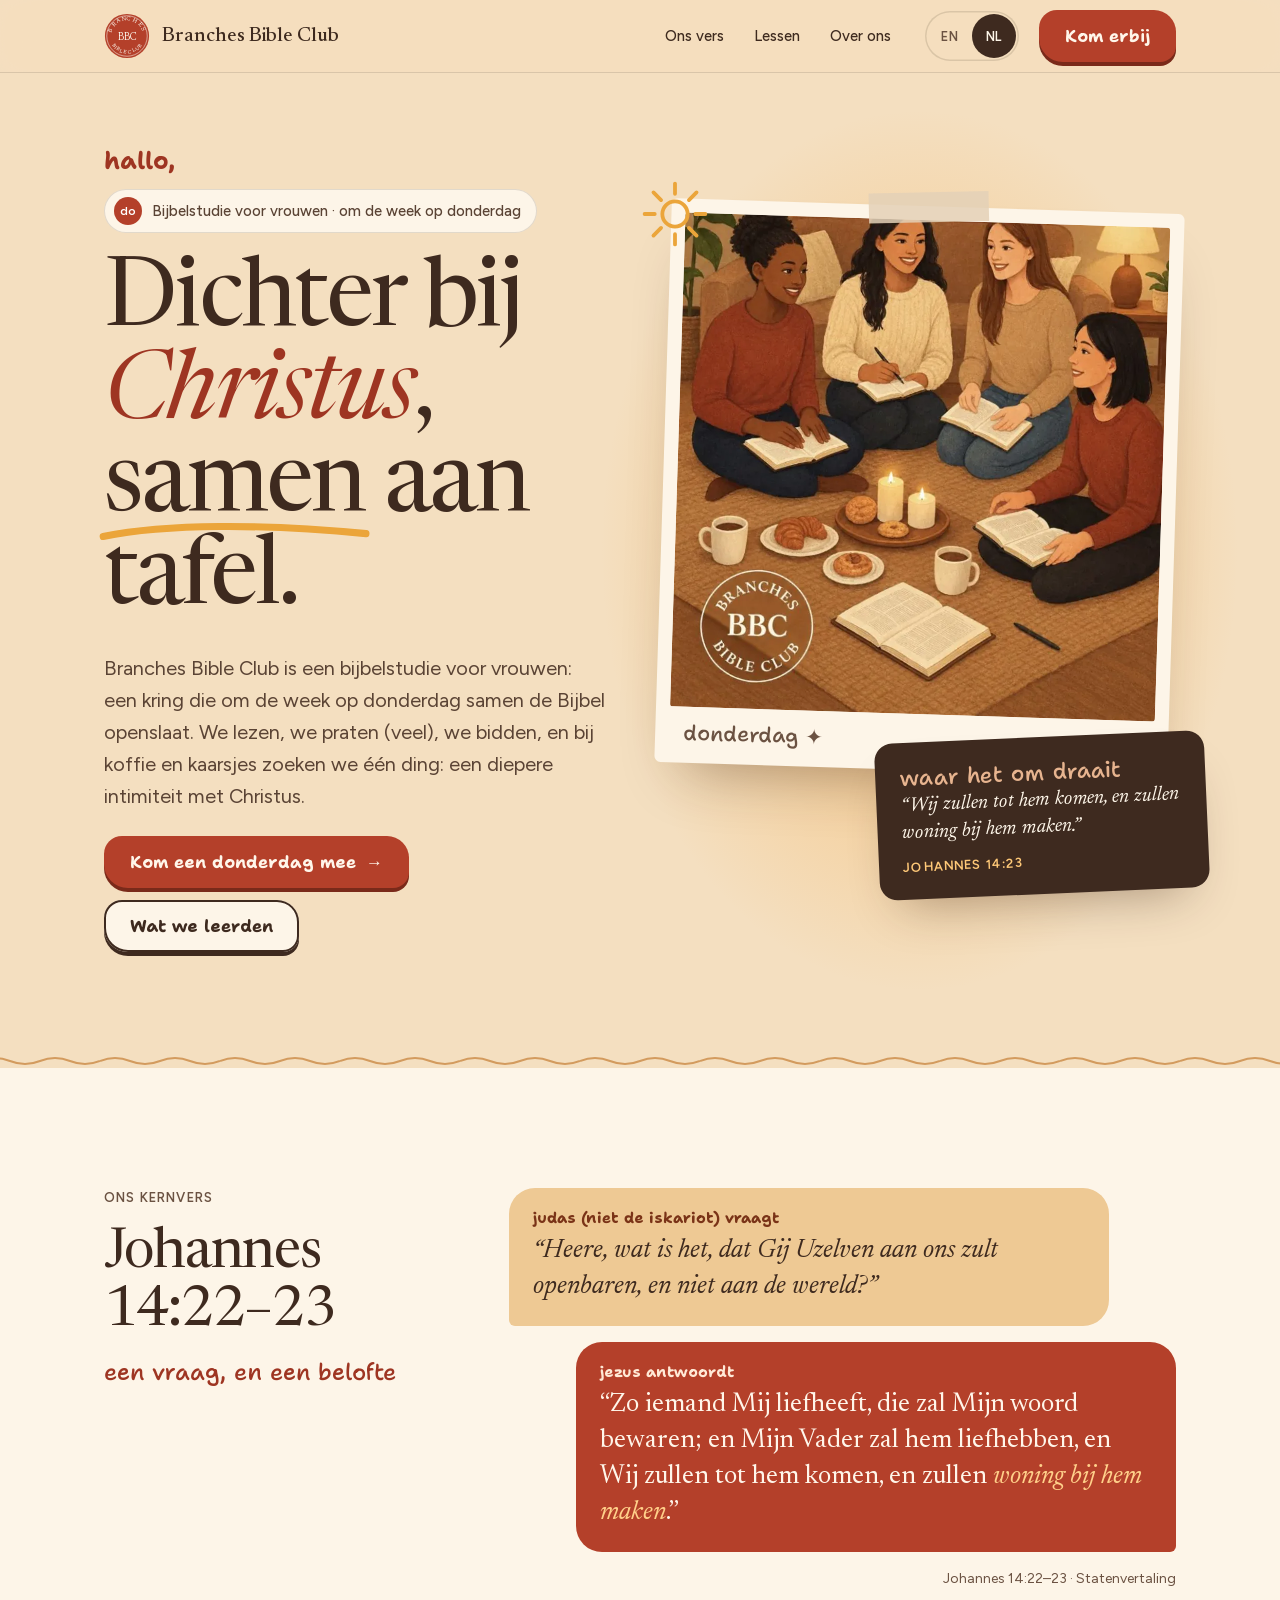
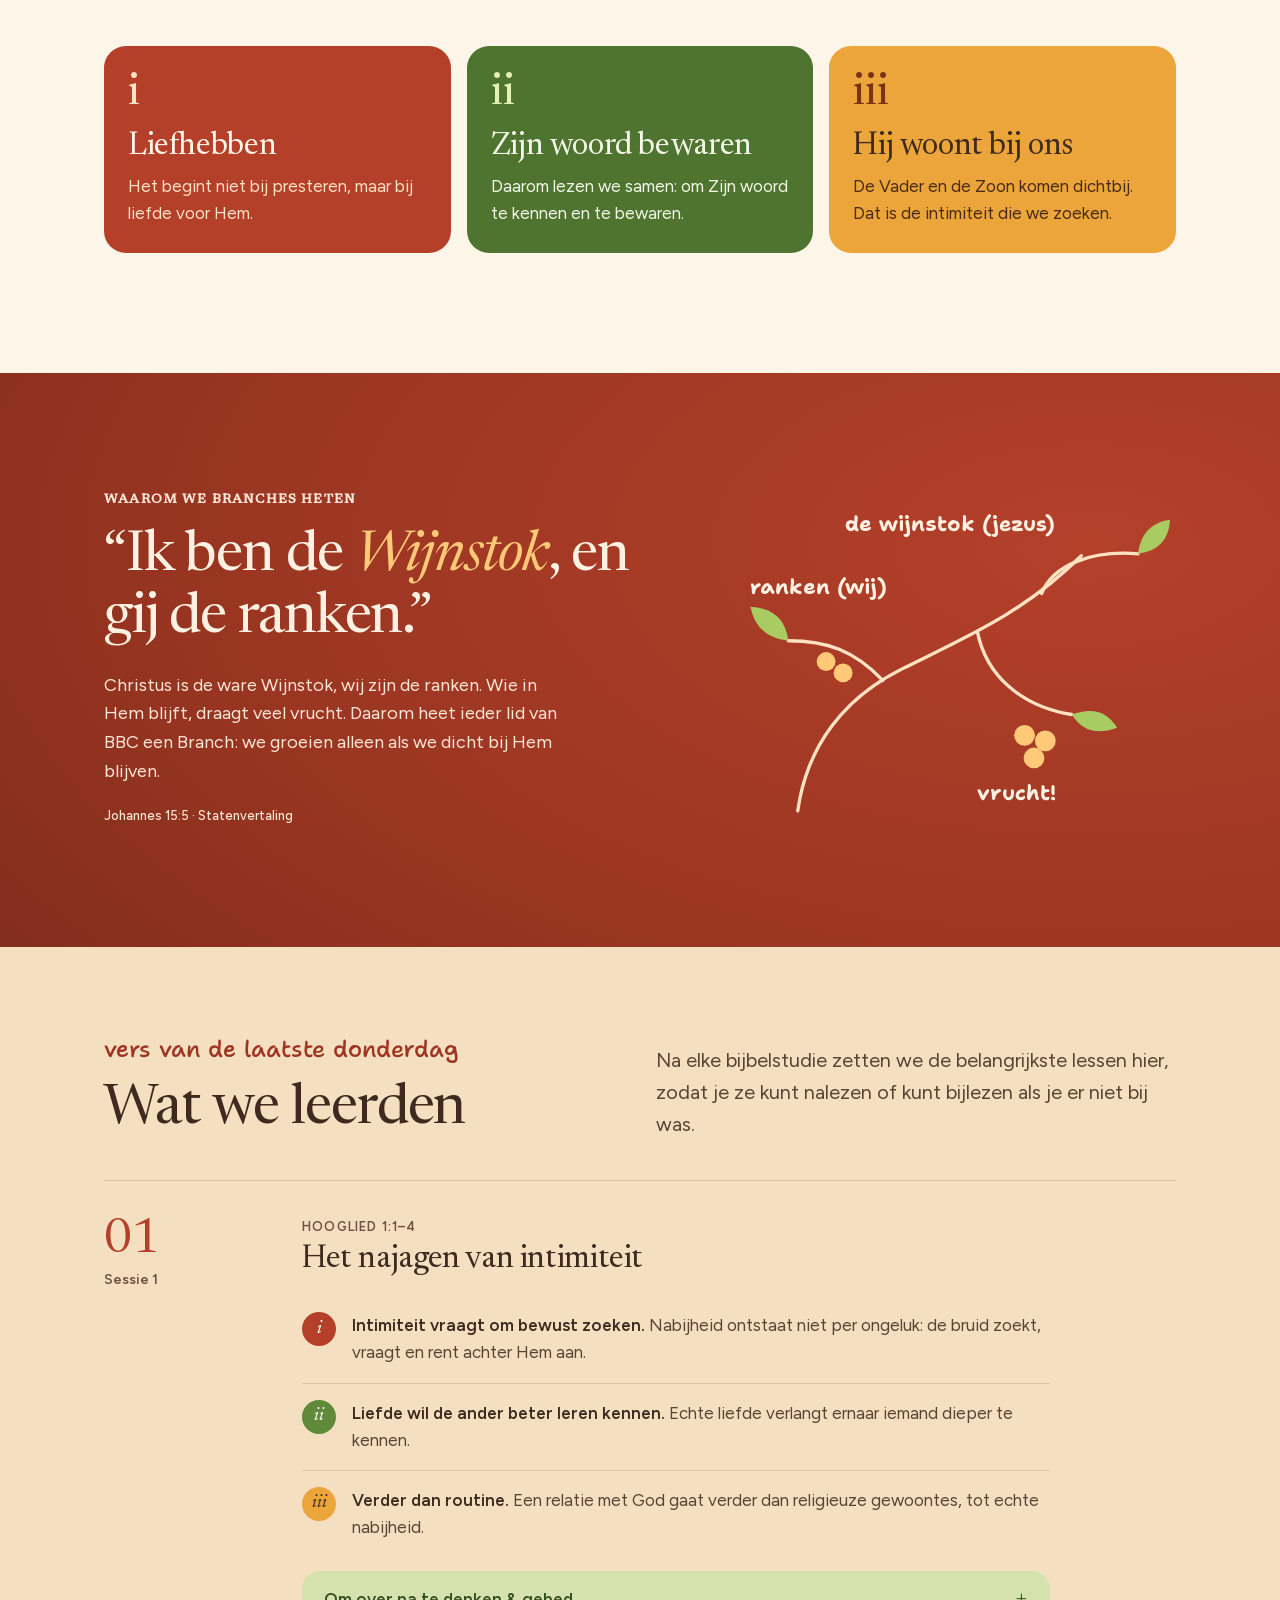
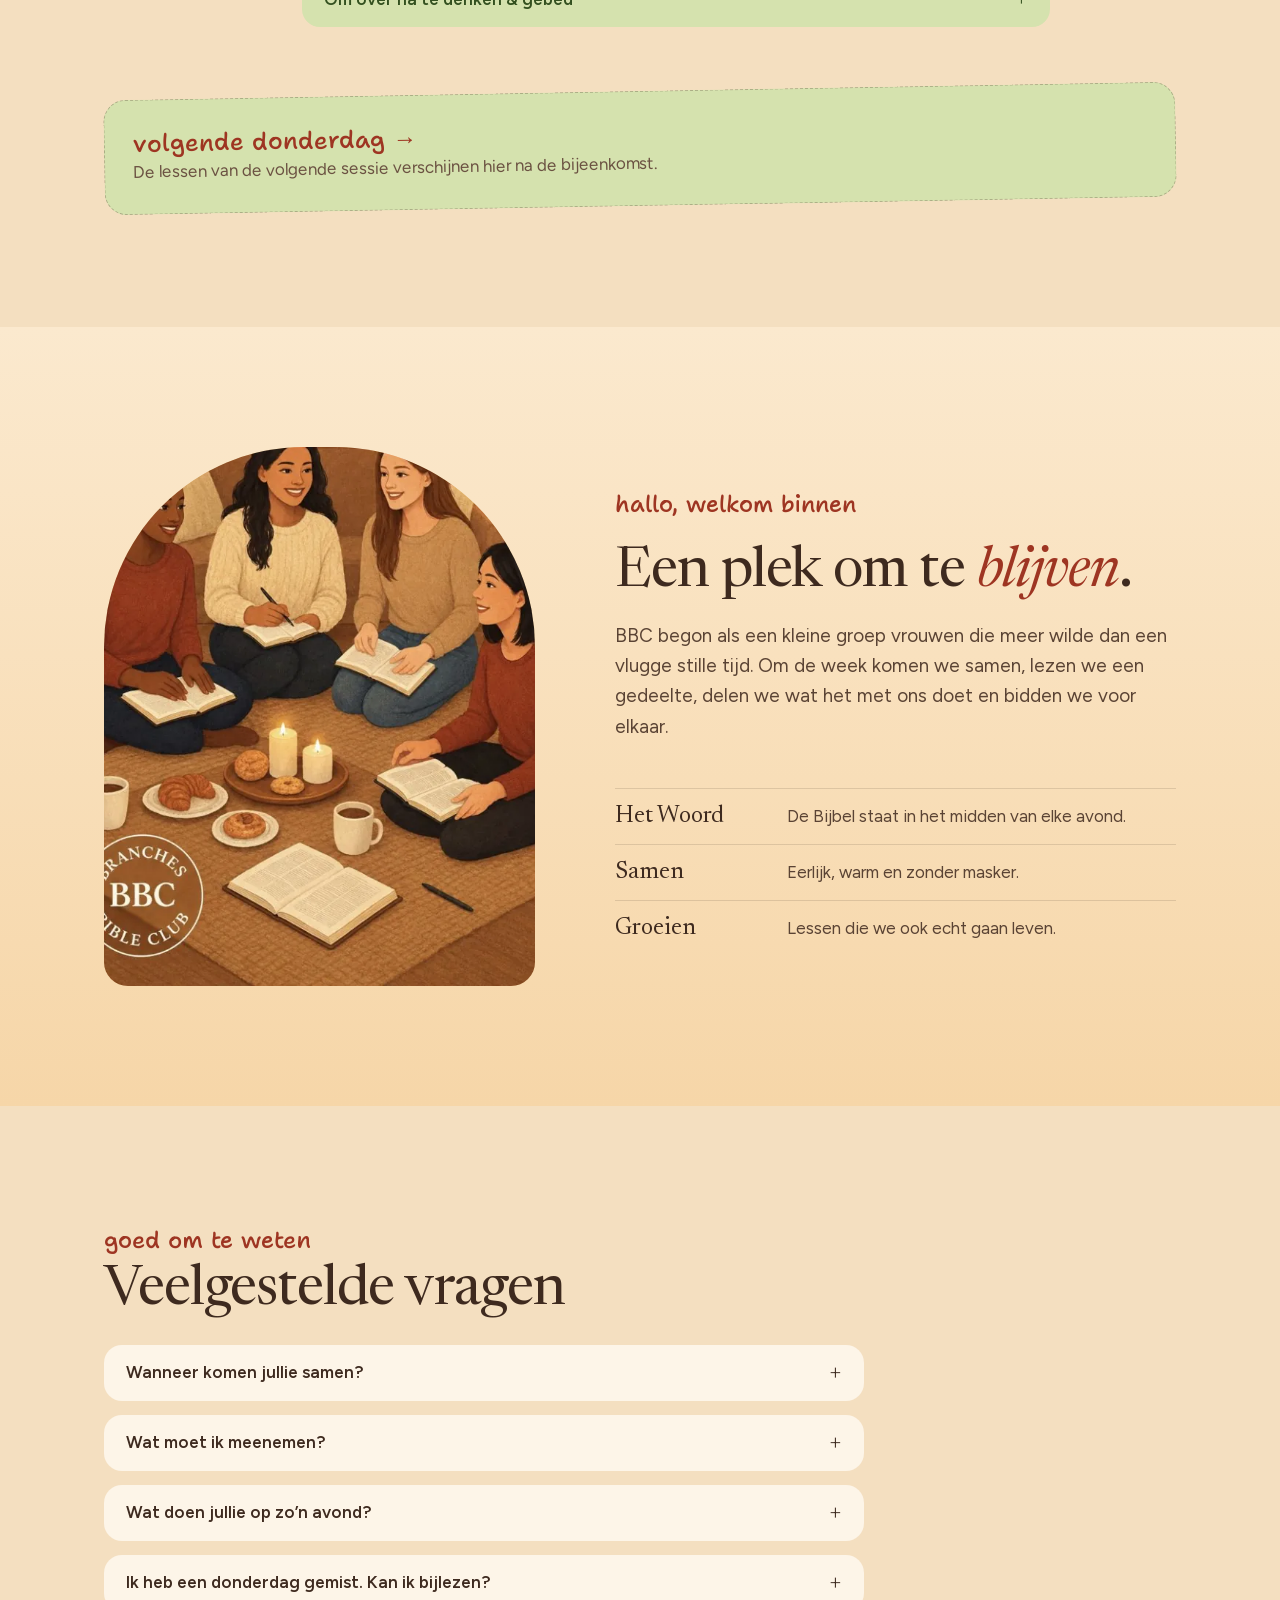
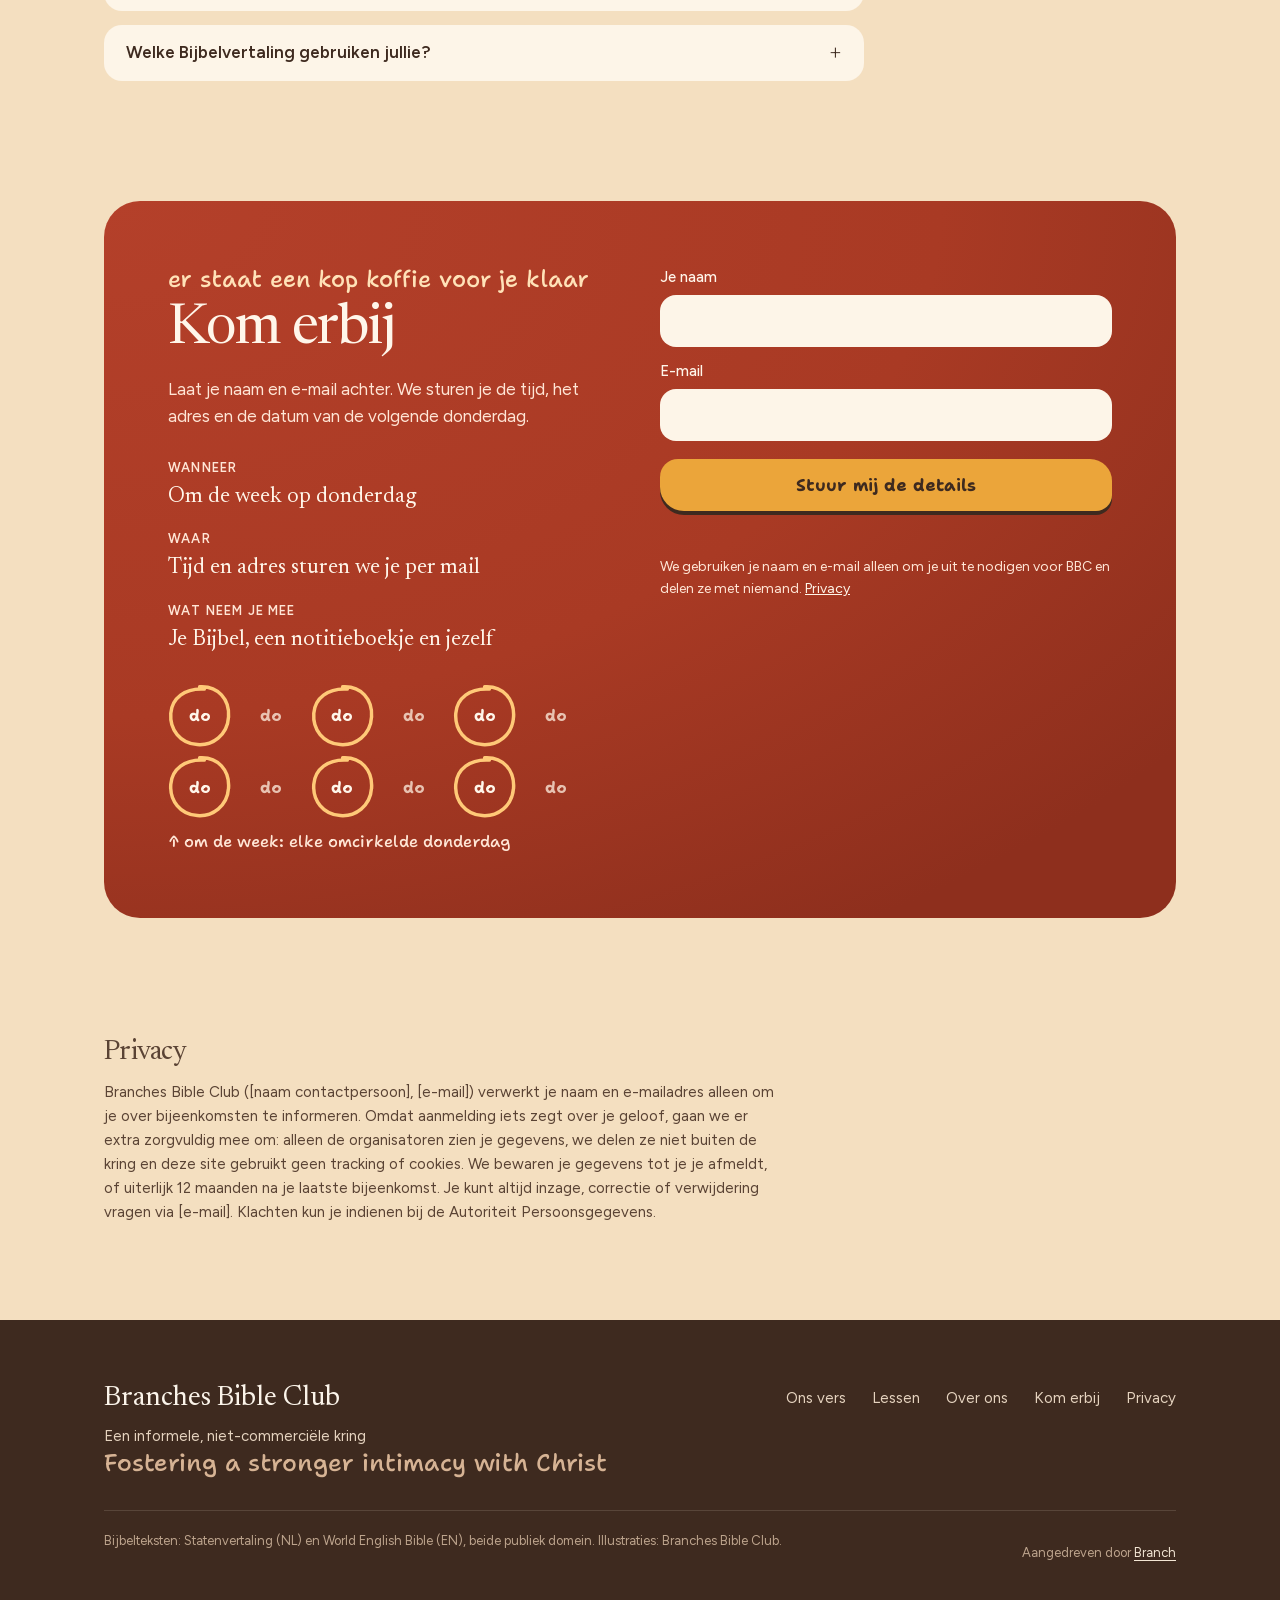
<file: nl/index.html>
<!DOCTYPE html>
<html lang="nl">
<head>
<meta charset="utf-8">
<meta name="viewport" content="width=device-width, initial-scale=1, viewport-fit=cover">
<title lang="nl">Bijbelstudie voor vrouwen op donderdag | Branches Bible Club</title>
<meta lang="nl" name="description" content="Bijbelstudie voor vrouwen: om de week op donderdag samen de Bijbel lezen, praten en bidden bij koffie en kaarslicht. Kom dichter bij Christus. Schuif aan!">
<meta lang="nl" property="og:locale" content="nl_NL">
<meta lang="nl" property="og:locale:alternate" content="en_GB">
<meta lang="nl" property="og:title" content="Bijbelstudie voor vrouwen, om de week op donderdag">
<meta lang="nl" property="og:description" content="Samen de Bijbel lezen, praten en bidden bij koffie en kaarslicht. Een kring van vrouwen die dichter bij Christus wil komen. Schuif aan!">
<meta lang="nl" property="og:image" content="https://anth-05.github.io/branchesbibleclub/assets/og-nl.jpg">
<meta lang="nl" property="og:image:alt" content="Illustratie van vier vrouwen op een kleed met opengeslagen Bijbels, koffie en kaarsjes, met het logo van Branches Bible Club">
<meta lang="nl" name="twitter:image" content="https://anth-05.github.io/branchesbibleclub/assets/og-nl.jpg">
<meta lang="nl" name="twitter:image:alt" content="Illustratie van vier vrouwen op een kleed met opengeslagen Bijbels, koffie en kaarsjes, met het logo van Branches Bible Club">
<script lang="nl" type="application/ld+json">{"@context":"https://schema.org","@graph":[{"@type":"Organization","@id":"https://anth-05.github.io/branchesbibleclub/#org","name":"Branches Bible Club","alternateName":"BBC","url":"https://anth-05.github.io/branchesbibleclub/","logo":{"@type":"ImageObject","@id":"https://anth-05.github.io/branchesbibleclub/#logo","url":"https://anth-05.github.io/branchesbibleclub/assets/logo.png","width":512,"height":512,"caption":"Branches Bible Club"},"image":{"@id":"https://anth-05.github.io/branchesbibleclub/#logo"},"slogan":"Fostering a stronger intimacy with Christ","description":"Een kring van vrouwen die om de week op donderdag samen de Bijbel leest, praat en bidt, om dichter bij Christus te komen."},{"@type":"WebSite","@id":"https://anth-05.github.io/branchesbibleclub/#website","url":"https://anth-05.github.io/branchesbibleclub/","name":"Branches Bible Club","publisher":{"@id":"https://anth-05.github.io/branchesbibleclub/#org"},"inLanguage":["en","nl-NL"]},{"@type":"WebPage","@id":"https://anth-05.github.io/branchesbibleclub/nl/#webpage","url":"https://anth-05.github.io/branchesbibleclub/nl/","name":"Bijbelstudie voor vrouwen op donderdag | Branches Bible Club","description":"Bijbelstudie voor vrouwen: om de week op donderdag samen de Bijbel lezen, praten en bidden bij koffie en kaarslicht. Kom dichter bij Christus. Schuif aan!","inLanguage":"nl-NL","isPartOf":{"@id":"https://anth-05.github.io/branchesbibleclub/#website"},"about":{"@id":"https://anth-05.github.io/branchesbibleclub/#org"},"primaryImageOfPage":{"@type":"ImageObject","url":"https://anth-05.github.io/branchesbibleclub/assets/og-nl.jpg","width":1200,"height":630},"dateModified":"2026-11-25","translationOfWork":{"@id":"https://anth-05.github.io/branchesbibleclub/#webpage"}}]}</script>
<meta name="robots" content="index, follow, max-image-preview:large">
<link rel="canonical" href="https://anth-05.github.io/branchesbibleclub/nl/">
<link rel="alternate" hreflang="en" href="https://anth-05.github.io/branchesbibleclub/">
<link rel="alternate" hreflang="nl" href="https://anth-05.github.io/branchesbibleclub/nl/">
<link rel="alternate" hreflang="x-default" href="https://anth-05.github.io/branchesbibleclub/">
<meta name="author" content="Branches Bible Club">
<meta name="application-name" content="Branches Bible Club">
<meta name="apple-mobile-web-app-title" content="BBC">
<meta name="theme-color" content="#F4DFC0">
<meta name="color-scheme" content="light">
<meta name="format-detection" content="telephone=no">
<meta property="og:type" content="website">
<meta property="og:site_name" content="Branches Bible Club">
<meta property="og:url" content="https://anth-05.github.io/branchesbibleclub/nl/">
<meta property="og:image:type" content="image/jpeg">
<meta property="og:image:width" content="1200">
<meta property="og:image:height" content="630">
<meta name="twitter:card" content="summary_large_image">
<link rel="icon" href="../favicon.ico?v=2" sizes="32x32">
<link rel="icon" href="../favicon.svg?v=2" type="image/svg+xml">
<link rel="apple-touch-icon" href="../apple-touch-icon.png?v=2">
<link rel="manifest" href="../site.webmanifest?v=2">
<link rel="preload" href="../assets/fonts/newsreader.woff2" as="font" type="font/woff2" crossorigin>
<link rel="preload" href="../assets/fonts/figtree.woff2" as="font" type="font/woff2" crossorigin>
<link rel="stylesheet" href="../assets/fonts.css">
<!-- Search Console: paste the google-site-verification meta tag here (Dutch page only is enough) -->
<style>
/* CONCEPT A: the club's own journal, now in the poster's beige.
   Colours sampled from the poster: oatmeal rug, caramel sofa, terracotta sweaters, candle glow, walnut. */
:root{
--bg:#F4DFC0;--paper:#FDF5E8;--oat:#EEC994;--caramel:#C47A34;--terra:#B4402A;--terraInk:#FFF6EA;--gold:#EBA53A;--leaf:#5F8A3A;
--walnut:#3E2A1F;--ink:#3E2A1F;--body:#5A4334;--muted:#6B5242;--terraText:#9E3522;--onTerra:#FFE6D6;--sage:#D5E2AE;--sageInk:#33501F;
--line:rgba(62,42,31,.14);--shadow:rgba(62,35,20,.42)}
*{box-sizing:border-box;min-width:0}
html{scroll-padding-top:80px;-webkit-text-size-adjust:100%;scroll-behavior:smooth}
@media(prefers-reduced-motion:reduce){html{scroll-behavior:auto}}
body{margin:0;background:var(--bg);color:var(--ink);font:17px/1.6 Figtree,system-ui,sans-serif;font-optical-sizing:auto;overflow-x:clip;-webkit-tap-highlight-color:transparent}
a{color:var(--terraText)}
h1,h2,h3,.serif{font-family:Newsreader,Georgia,serif;font-weight:400;text-wrap:balance;margin:0}
h1{font-size:clamp(46px,7.4vw,96px);line-height:.98;letter-spacing:-.028em}
h2{font-size:clamp(34px,4.6vw,56px);line-height:1.04;letter-spacing:-.02em}
h3{font-size:clamp(25px,2.8vw,32px);line-height:1.15;letter-spacing:-.012em}
p{margin:0}
em{font-style:italic;color:var(--terraText)}
.wrap{max-width:1200px;margin:0 auto;padding-inline:max(5vw,20px)}
.note{font:500 23px/1.25 "Shantell Sans",cursive;color:var(--terraText)}
.label{font-size:13px;font-weight:600;letter-spacing:.09em;text-transform:uppercase;color:var(--muted)}
.lead{font-size:clamp(18px,2vw,20px);color:var(--body);max-width:44ch}
section{padding-block:clamp(64px,10vw,120px)}
main{overflow-x:clip}
.btn{display:inline-flex;align-items:center;justify-content:center;gap:10px;min-height:52px;padding:0 26px;border:0;border-radius:18px 22px 16px 24px;background:var(--terra);color:var(--terraInk);font:700 17px "Shantell Sans",cursive;text-decoration:none;cursor:pointer;box-shadow:0 4px 0 #7A2A1A;transition:transform 120ms,box-shadow 120ms}
.btn:active{transform:translateY(3px);box-shadow:0 1px 0 #7A2A1A}
.btn.line{background:var(--paper);color:var(--ink);box-shadow:inset 0 0 0 2px var(--ink),0 4px 0 var(--ink)}.btn.line:active{box-shadow:inset 0 0 0 2px var(--ink),0 1px 0 var(--ink)}
:focus-visible{outline:2.5px solid var(--terraText);outline-offset:3px}
.join :focus-visible,footer :focus-visible,.band :focus-visible{outline-color:var(--onTerra)}
.skip{position:absolute;left:16px;top:-80px;z-index:50;padding:12px 18px;border-radius:12px;background:var(--walnut);color:var(--paper);text-decoration:none;font-weight:600}.skip:focus{top:12px}
/* playful layer from concept 2 */
.hand{font-family:"Shantell Sans",cursive}
.note+h2{margin-top:8px}
.hi{font:700 24px/1 "Shantell Sans",cursive;color:var(--terraText);margin-bottom:-8px}
.u{position:relative;white-space:nowrap}.u>svg{position:absolute;left:-2%;bottom:-.12em;width:104%;height:.3em;color:var(--gold)}
hr.wave{border:0;margin:0;height:14px;background:url("data:image/svg+xml,%3Csvg xmlns='http://www.w3.org/2000/svg' width='120' height='14'%3E%3Cpath d='M0 7 Q15 1 30 7 T60 7 T90 7 T120 7' fill='none' stroke='%23D39B5E' stroke-width='2'/%3E%3C/svg%3E") repeat-x center}
.sun{position:absolute;left:-26px;top:-30px;width:76px;color:var(--gold);z-index:2}
@media(prefers-reduced-motion:no-preference){.sun{animation:turn 20s cubic-bezier(.2,.8,.2,1) 1}@keyframes turn{to{transform:rotate(360deg)}}}
.bubbles{display:flex;flex-direction:column;gap:16px}
.bub{max-width:90%;margin:0;padding:20px 24px;border-radius:26px;font:400 clamp(20px,2.2vw,26px)/1.38 Newsreader,Georgia,serif}
.bub small{display:block;font:700 15px "Shantell Sans",cursive;margin-bottom:6px;text-transform:lowercase}
.bub.q{background:var(--oat);color:var(--walnut);border-bottom-left-radius:6px;align-self:flex-start;font-style:italic}
.bub.q small{color:#7A3317}
.bub.a{background:var(--terra);color:#FFF6EA;border-bottom-right-radius:6px;align-self:flex-end}
.bub.a small{color:#FFE9D6}.bub.a em{color:#FFD08A}
.src{align-self:flex-end;font-size:14px;color:var(--muted)}
.cal{display:grid;grid-template-columns:repeat(6,minmax(0,1fr));gap:8px;max-width:420px;margin-top:30px}
.day{aspect-ratio:1;border-radius:50%;display:grid;place-items:center;font:700 16px "Shantell Sans",cursive;color:rgba(255,241,226,.75);position:relative}
.day.on{color:#FFF6EA}
.day.on svg{position:absolute;inset:-3px;width:calc(100% + 6px);height:calc(100% + 6px);color:#FFC978}
.day.on svg path{stroke-dasharray:1;stroke-dashoffset:1;transition:stroke-dashoffset .7s cubic-bezier(.3,.6,.2,1)}
.cal.go .day.on svg path{stroke-dashoffset:0}
@media(prefers-reduced-motion:reduce){.day.on svg path{stroke-dashoffset:0;transition:none}}
.soon{transform:rotate(-1deg);background:var(--sage);border-color:rgba(51,80,31,.35);color:var(--sageInk)}
/* header */
.top{position:sticky;top:0;z-index:20;background:rgba(244,223,192,.88);-webkit-backdrop-filter:blur(18px) saturate(150%);backdrop-filter:blur(18px) saturate(150%);box-shadow:0 1px 0 var(--line)}
.top nav{display:flex;align-items:center;gap:20px;padding-block:10px}
.brand{display:flex;align-items:center;gap:12px;text-decoration:none;color:var(--ink);margin-right:auto}
.brand b{font:500 20px/1.1 Newsreader,Georgia,serif}
.badge{flex:none;color:var(--terra)}
.links{display:flex;gap:2px;font-size:15px;font-weight:500}
.links a{padding:10px 14px;border-radius:999px;text-decoration:none;color:var(--ink)}
@media(hover:hover){.links a:hover{background:rgba(158,68,48,.09)}}
.lang{display:flex;border-radius:999px;box-shadow:inset 0 0 0 1.5px var(--line);padding:3px}
.lang a{min-width:44px;min-height:44px;display:grid;place-items:center;text-decoration:none;border:0;border-radius:999px;background:transparent;color:var(--muted);font:600 13px Figtree,sans-serif;letter-spacing:.06em;cursor:pointer}
.lang a[aria-current=true]{background:var(--walnut);color:var(--paper)}
@media(max-width:860px){.links{display:none}.brand b{font-size:18px}.top nav{gap:12px}.top .btn{min-height:44px;padding:0 14px;font-size:14px}}
@media(max-width:480px){.brand b{display:none}}
/* hero */
.hero{display:grid;grid-template-columns:minmax(0,1fr) minmax(0,1.02fr);gap:56px;align-items:center;padding-block:clamp(36px,6vw,80px) clamp(64px,8vw,104px)}
.stack{display:flex;flex-direction:column;gap:24px}
.when{display:inline-flex;align-self:flex-start;align-items:center;gap:10px;padding:8px 16px 8px 10px;border-radius:999px;background:var(--paper);box-shadow:inset 0 0 0 1px var(--line);font-size:15px;font-weight:500;color:var(--body)}
.when i{width:28px;height:28px;border-radius:50%;background:var(--terra);display:grid;place-items:center;color:#fff;font:normal 600 12px Figtree}
.row{display:flex;flex-wrap:wrap;gap:12px}
.frame{position:relative;padding-bottom:124px}.frame::before{content:"";position:absolute;inset:-14% -12%;background:radial-gradient(closest-side,rgba(247,170,70,.6),rgba(247,170,70,0));z-index:-1}
.photo{margin:0;background:var(--paper);padding:14px 14px 56px;border-radius:6px;transform:rotate(1.8deg);box-shadow:0 34px 60px -30px var(--shadow)}
.photo img{display:block;width:100%;height:auto;aspect-ratio:722/736;object-fit:cover;border-radius:3px}
.photo figcaption{position:absolute;left:28px;right:28px;bottom:16px;display:flex;justify-content:space-between;align-items:baseline;font:500 21px "Shantell Sans",cursive;color:var(--muted)}.photo figcaption small{font:500 12px Figtree,sans-serif;letter-spacing:.08em;text-transform:uppercase}
.tape{position:absolute;top:-14px;left:50%;width:120px;height:30px;background:rgba(228,210,184,.85);transform:translateX(-50%) rotate(-3deg)}
.vcard{position:absolute;right:-6%;bottom:0;width:min(330px,78%);background:var(--walnut);color:var(--paper);border-radius:18px;padding:22px 24px;transform:rotate(-2.5deg);box-shadow:0 26px 50px -24px var(--shadow)}
.vcard q{display:block;font:italic 20px/1.38 Newsreader,Georgia,serif;quotes:"“" "”"}
.vcard .label{color:#FFC978;margin-top:10px}
/* anchor verse */
.anchor{background:var(--paper)}
.anchor .in{display:grid;grid-template-columns:minmax(0,.8fr) minmax(0,1.6fr);gap:40px 72px}
.dialogue{display:flex;flex-direction:column;gap:22px}
.line-q,.line-a{font:400 clamp(24px,2.7vw,34px)/1.3 Newsreader,Georgia,serif;letter-spacing:-.01em}
.line-q{color:var(--muted);font-style:italic}
.who{display:block;font:600 13px Figtree,sans-serif;letter-spacing:.09em;text-transform:uppercase;color:var(--caramel);margin-bottom:6px}
.three{display:grid;grid-template-columns:repeat(3,minmax(0,1fr));gap:16px;margin-top:56px}
.three div{padding:26px 24px;border-radius:22px;background:var(--bg)}
.three b{display:block;font:400 44px/1 Newsreader,Georgia,serif;color:var(--terra);margin-bottom:12px}
.three div:nth-child(1){background:var(--terra);color:var(--terraInk)}.three div:nth-child(1) b,.three div:nth-child(1) p{color:#FFE1C6!important}
.three div:nth-child(2){background:#4E7430;color:#F4F8E8}.three div:nth-child(2) b{color:#E4F0B8}
.three div:nth-child(3){background:var(--gold);color:var(--walnut)}.three div:nth-child(3) b{color:#7A3317}.three div:nth-child(3) p{color:#4A2A16!important}
/* vine band */
.band{background:radial-gradient(120% 140% at 85% 30%,#B4402A 0%,#9A3622 55%,#7A2A1A 100%);color:#FFF1E2;position:relative;overflow:hidden}
.band .in{display:grid;grid-template-columns:minmax(0,1.3fr) minmax(0,1fr);gap:48px 72px;align-items:center}
.band blockquote{margin:0;font:400 clamp(32px,4.4vw,58px)/1.1 Newsreader,Georgia,serif;letter-spacing:-.02em}
.band blockquote em{color:#FFC978}
.band .label{color:var(--onTerra)}
.band p.txt{color:var(--onTerra);font-size:18px;max-width:42ch}
.vinedraw path{stroke-dasharray:1;stroke-dashoffset:1;transition:stroke-dashoffset 2.4s cubic-bezier(.3,.6,.2,1)}
.vinedraw.grow path{stroke-dashoffset:0}
.vinedraw .leaf{opacity:0;transform-box:fill-box;transform-origin:0% 100%;transform:scale(.3);transition:opacity .5s,transform .7s cubic-bezier(.3,1.4,.5,1)}
.vinedraw.grow .leaf{opacity:1;transform:none}
.vinedraw .tag{opacity:0;transition:opacity .6s 1.6s}.vinedraw.grow .tag{opacity:1}
@media(prefers-reduced-motion:reduce){.vinedraw path{stroke-dashoffset:0;transition:none}.vinedraw .leaf,.vinedraw .tag{opacity:1;transform:none;transition:none}}
/* lessons */
.lhead{display:flex;flex-wrap:wrap;justify-content:space-between;align-items:flex-end;gap:20px 40px;margin-bottom:40px}
.entry>div{max-width:68ch}
.entry{display:grid;grid-template-columns:150px minmax(0,1fr);gap:24px 48px;padding:36px 0;border-top:1px solid var(--line)}
.entry:last-child{border-bottom:1px solid var(--line)}
.date{font:600 14px Figtree;color:var(--muted)}
.date b{display:block;font:400 48px/1 Newsreader,Georgia,serif;color:var(--terra);margin-bottom:6px}
.entry h3{margin:4px 0 14px}
.keys{list-style:none;margin:18px 0 0;padding:0;display:grid;gap:10px}
.keys{gap:0}.keys li{display:flex;gap:16px;align-items:flex-start;padding:16px 0;border-top:1px solid var(--line);font-size:17px;color:var(--body)}.keys li:first-child{border-top:0}
.keys li i{flex:none;width:34px;height:34px;border-radius:50%;display:grid;place-items:center;font:italic 17px Newsreader,Georgia,serif;background:var(--terra);color:#fff}.keys li:nth-child(2) i{background:var(--leaf)}.keys li:nth-child(3) i{background:var(--gold);color:var(--walnut)}
.keys strong{color:var(--ink)}
details{margin-top:14px;border-radius:18px;background:var(--sage);color:var(--sageInk)}
summary{min-height:56px;padding:0 22px;display:flex;align-items:center;justify-content:space-between;cursor:pointer;font-weight:600;list-style:none}
summary::-webkit-details-marker{display:none}
summary::after{content:"+";font:400 26px Newsreader,serif;transition:transform 200ms}
details[open] summary::after{transform:rotate(45deg)}
details .in{padding:0 22px 22px;display:grid;gap:12px}
details .in p{font:italic 20px/1.4 Newsreader,Georgia,serif}
.pray{padding:16px 20px;border-radius:16px;background:var(--walnut);color:var(--paper);font:italic 20px/1.4 Newsreader,Georgia,serif}.pray .label{display:block;color:#E7C9A9;font-style:normal;margin-bottom:4px}
.soon{padding:28px;border-radius:22px;border:1.5px dashed rgba(62,42,31,.28);color:var(--muted)}
/* about + join */
.two{display:grid;grid-template-columns:minmax(0,1fr) minmax(0,1.3fr);gap:40px 80px;align-items:center}
.cut{margin:0;border-radius:200px 200px 24px 24px;overflow:hidden;aspect-ratio:4/5;background:var(--oat)}
.cut img{width:100%;height:100%;object-fit:cover;object-position:55% 40%;display:block}
.vals{display:grid;gap:14px;margin-top:28px}
.vals div{display:flex;gap:16px;align-items:baseline;padding-top:14px;border-top:1px solid var(--line)}
.vals b{font:400 24px Newsreader,Georgia,serif;min-width:6.5em}
.join{border-radius:36px;background:radial-gradient(130% 120% at 0% 0%,#B4402A,#A93A24 60%,#8E2F1D);color:var(--terraInk);padding:clamp(32px,5vw,64px);display:grid;grid-template-columns:minmax(0,1fr) minmax(0,1fr);gap:40px}
.join .note{color:#FFE2B8}.join .intro{margin-top:16px;color:var(--onTerra);max-width:44ch}
dl{margin:28px 0 0;display:grid;gap:18px}
dt{font-size:13px;font-weight:600;letter-spacing:.09em;text-transform:uppercase;color:var(--onTerra)}
dd{margin:4px 0 0;font:400 22px/1.3 Newsreader,Georgia,serif}
form{display:flex;flex-direction:column;gap:12px}
form label{display:flex;flex-direction:column;gap:6px;font-size:15px;font-weight:500}
form input{min-height:52px;padding:0 18px;border:0;border-radius:16px;background:var(--paper);color:var(--ink);font:inherit;font-size:16px}
form .btn{background:var(--gold);color:#3E2A1F;margin-top:6px;box-shadow:0 4px 0 #3E2A1F}
#msg{font-size:15px;color:var(--onTerra);min-height:1.4em}.fine-print{font-size:14px;color:var(--onTerra)}.fine-print a{color:#FFF6EA}
.faq{max-width:760px}.faq summary h3{font:600 17px/1.4 Figtree,sans-serif;letter-spacing:0;padding-block:14px}.faq details{background:var(--paper);color:var(--ink)}.faq details p{font:17px/1.6 Figtree,sans-serif;color:var(--body)}
.privacy{padding-block:0 clamp(48px,8vw,96px)}.privacy .in{max-width:68ch;font-size:15px;color:var(--body)}.privacy h2{font-size:28px;margin-bottom:12px}
footer{background:var(--walnut);color:#E5D3BF;padding-block:56px 40px}
footer .in{display:flex;flex-wrap:wrap;justify-content:space-between;gap:24px}
footer a{color:#E5D3BF;text-decoration:none;display:inline-block;padding:10px 0}
footer .fine{margin-top:32px;padding-top:20px;border-top:1px solid rgba(243,230,212,.14);display:flex;flex-wrap:wrap;justify-content:space-between;gap:10px;font-size:13px;color:#BDA48D}
footer .fine a{padding:12px 0;color:#F3E6D4;text-decoration:underline;text-underline-offset:3px}
.totop{position:fixed;right:max(18px,env(safe-area-inset-right));bottom:calc(18px + env(safe-area-inset-bottom));z-index:40;width:52px;height:52px;border-radius:50%;border:0;background:var(--terra);color:var(--paper);display:grid;place-items:center;cursor:pointer;box-shadow:0 14px 30px -12px var(--shadow);opacity:0;transform:translateY(16px) scale(.9);pointer-events:none;transition:opacity 220ms,transform 360ms cubic-bezier(.2,.8,.2,1)}
.totop.on{opacity:1;transform:none;pointer-events:auto}
@media(max-width:900px){
 .hero,.anchor .in,.band .in,.two,.join{grid-template-columns:minmax(0,1fr)}
 .three{grid-template-columns:minmax(0,1fr)}
 .frame{max-width:520px;margin-inline:auto;width:100%}
 .frame{padding-bottom:0}.vcard{position:relative;right:auto;bottom:auto;margin:-6px 0 0 auto;width:88%}
 .entry{grid-template-columns:minmax(0,1fr);gap:8px}
 .date b{display:inline;font-size:34px;margin-right:8px}
 .cut{max-width:420px;aspect-ratio:1/1;border-radius:200px 200px 24px 24px}
}
</style>
</head>
<body>
<a class="skip" href="#main">Naar de inhoud</a>
<svg width="0" height="0" style="position:absolute" aria-hidden="true"><symbol id="ul" viewBox="0 0 200 20" preserveAspectRatio="none"><path d="M3 13 C50 4 120 4 197 11" fill="none" stroke="currentColor" stroke-width="5" stroke-linecap="round"/></symbol><symbol id="ring" viewBox="0 0 60 60"><path pathLength="1" d="M30 5 C46 4 56 16 55 31 C54 47 41 56 28 55 C13 54 4 42 5 28 C6 15 17 6 34 7" fill="none" stroke="currentColor" stroke-width="3" stroke-linecap="round"/></symbol></svg>
<header class="top">
 <nav class="wrap" aria-label="Hoofdmenu">
  <a class="brand" href="#top" aria-label="Branches Bible Club, naar het begin">
   <svg class="badge" width="46" height="46" viewBox="0 0 100 100" aria-hidden="true"><defs><path id="ct" d="M50 50 m-34 0 a34 34 0 1 1 68 0"/><path id="cb" d="M50 50 m-38 0 a38 38 0 0 0 76 0"/></defs><circle cx="50" cy="50" r="48" fill="currentColor"/><circle cx="50" cy="50" r="44" fill="none" stroke="#FBF4EA" stroke-width="1.2"/><text font-family="Newsreader,Georgia,serif" font-size="12.5" letter-spacing="2" fill="#FBF4EA"><textPath href="#ct" startOffset="50%" text-anchor="middle">BRANCHES</textPath></text><text font-family="Newsreader,Georgia,serif" font-size="10.5" letter-spacing="2" fill="#FBF4EA"><textPath href="#cb" startOffset="50%" text-anchor="middle">BIBLE CLUB</textPath></text><text x="50" y="58" text-anchor="middle" font-family="Newsreader,Georgia,serif" font-size="22" fill="#FBF4EA">BBC</text></svg>
   <b>Branches Bible Club</b>
  </a>
  <div class="links">
   <a href="#vers">Ons vers</a>
   <a href="#lessen">Lessen</a>
   <a href="#over">Over ons</a>
  </div>
  <div class="lang" role="group" aria-label="Taal"><a href="../" hreflang="en" lang="en" aria-label="English">EN</a><a href="../nl/" hreflang="nl" aria-current="true" aria-label="Nederlands">NL</a></div>
  <a class="btn" href="#kom" >Kom erbij</a>
 </nav>
</header>
<main id="main"><span id="top"></span>
 <div class="wrap hero">
  <div class="stack">
   <p class="hi">hallo,</p>
   <p class="when"><i aria-hidden="true">do</i>Bijbelstudie voor vrouwen · om de week op donderdag</p>
   <h1>Dichter bij <em>Christus</em>, <span class="u">samen<svg aria-hidden="true"><use href="#ul"/></svg></span> aan tafel.</h1>
   <p class="lead">Branches Bible Club is een bijbelstudie voor vrouwen: een kring die om de week op donderdag samen de Bijbel openslaat. We lezen, we praten (veel), we bidden, en bij koffie en kaarsjes zoeken we één ding: een diepere intimiteit met Christus.</p>
   <div class="row"><a class="btn" href="#kom">Kom een donderdag mee <span aria-hidden="true">→</span></a><a class="btn line" href="#lessen">Wat we leerden</a></div>
  </div>
  <div class="frame">
   <svg class="sun" viewBox="0 0 60 60" aria-hidden="true"><g fill="none" stroke="currentColor" stroke-width="3" stroke-linecap="round"><circle cx="30" cy="30" r="10"/><path d="M30 6v8M30 46v8M6 30h8M46 30h8M13 13l6 6M41 41l6 6M13 47l6-6M41 19l6-6"/></g></svg>
   <figure class="photo"><span class="tape" aria-hidden="true"></span><picture><source srcset="../assets/branches-bible-club-vrouwen-bijbelstudie.webp" type="image/webp"><img src="../assets/branches-bible-club-vrouwen-bijbelstudie.jpg" width="722" height="736" alt="Illustratie: vier vrouwen op een kleed met opengeslagen Bijbels, koffie, croissants en kaarsjes, met het logo van Branches Bible Club" fetchpriority="high" decoding="async"></picture><figcaption><span>donderdag ✦</span><small>illustratie</small></figcaption></figure>
   <aside class="vcard" aria-label="Kernvers"><p class="note" style="color:#E7B48F;font-size:22px">waar het om draait</p><q lang="nl">Wij zullen tot hem komen, en zullen woning bij hem maken.</q><p class="label">Johannes 14:23</p></aside>
  </div>
 </div>
 <hr class="wave">
 <section class="anchor" id="vers"><div class="wrap">
  <div class="in">
   <div class="stack" style="gap:16px"><p class="label">Ons kernvers</p><h2>Johannes 14:22–23</h2><p class="note">een vraag, en een belofte</p></div>
   <div class="bubbles">
    <p class="bub q"><small>judas (niet de iskariot) vraagt</small>“Heere, wat is het, dat Gij Uzelven aan ons zult openbaren, en niet aan de wereld?”</p>
    <p class="bub a"><small>jezus antwoordt</small>“Zo iemand Mij liefheeft, die zal Mijn woord bewaren; en Mijn Vader zal hem liefhebben, en Wij zullen tot hem komen, en zullen <em>woning bij hem maken</em>.”</p>
    <p class="src">Johannes 14:22–23 · Statenvertaling</p>
   </div>
  </div>
  <div class="three">
   <div><b>i</b><h3>Liefhebben</h3><p style="margin-top:8px;color:var(--body)">Het begint niet bij presteren, maar bij liefde voor Hem.</p></div>
   <div><b>ii</b><h3>Zijn woord bewaren</h3><p style="margin-top:8px">Daarom lezen we samen: om Zijn woord te kennen en te bewaren.</p></div>
   <div><b>iii</b><h3>Hij woont bij ons</h3><p style="margin-top:8px;color:var(--body)">De Vader en de Zoon komen dichtbij. Dat is de intimiteit die we zoeken.</p></div>
  </div>
 </div></section>
 <section class="band" id="ranken" aria-labelledby="ranken-h"><div class="wrap in">
  <div class="stack" style="gap:20px">
   <h2 class="label" id="ranken-h">Waarom we Branches heten</h2>
   <blockquote>“Ik ben de <em>Wijnstok</em>, en gij de ranken.”</blockquote>
   <p class="txt">Christus is de ware Wijnstok, wij zijn de ranken. Wie in Hem blijft, draagt veel vrucht. Daarom heet ieder lid van BBC een Branch: we groeien alleen als we dicht bij Hem blijven.</p>
   <p class="label" style="text-transform:none;letter-spacing:0;font-weight:500">Johannes 15:5 · Statenvertaling</p>
  </div>
  <svg class="vinedraw" viewBox="0 0 460 340" width="100%" aria-hidden="true" style="max-width:480px;justify-self:center">
   <g fill="none" stroke="#FFE2C2" stroke-width="3.5" stroke-linecap="round">
    <path pathLength="1" d="M60 330 C70 260 110 210 170 180 C240 145 300 120 360 60"/>
    <path pathLength="1" d="M150 192 C120 160 90 150 50 150"/>
    <path pathLength="1" d="M250 140 C260 190 300 220 350 228"/>
    <path pathLength="1" d="M318 100 C330 70 370 54 420 58"/>
   </g>
   <g fill="#A8CB62"><path class="leaf" style="transition-delay:.7s" d="M50 150 q-34 -4 -40 -36 q36 2 40 36z"/><path class="leaf" style="transition-delay:1s" d="M350 228 q32 -12 48 14 q-32 12 -48 -14z"/><path class="leaf" style="transition-delay:1.2s" d="M420 58 q4 -32 34 -36 q-2 32 -34 36z"/></g>
   <g fill="#FFC978"><circle class="leaf" style="transition-delay:1.4s" cx="300" cy="250" r="11"/><circle class="leaf" style="transition-delay:1.5s" cx="322" cy="256" r="11"/><circle class="leaf" style="transition-delay:1.6s" cx="310" cy="274" r="11"/><circle class="leaf" style="transition-delay:1.5s" cx="90" cy="172" r="10"/><circle class="leaf" style="transition-delay:1.6s" cx="108" cy="184" r="10"/></g>
   <g class="tag" font-family="Shantell Sans,cursive" font-size="22" font-weight="700" fill="#FFF1E2"><text x="110" y="34" lang="nl">de wijnstok (jezus)</text><text x="10" y="100" lang="nl">ranken (wij)</text><text x="250" y="318" lang="nl">vrucht!</text></g>
  </svg>
 </div></section>
 <section id="lessen" style="padding-top:clamp(48px,7vw,88px)"><div class="wrap">
  <div class="lhead"><div class="stack" style="gap:10px"><p class="note">vers van de laatste donderdag</p><h2>Wat we leerden</h2></div><p class="lead" style="max-width:40ch">Na elke bijbelstudie zetten we de belangrijkste lessen hier, zodat je ze kunt nalezen of kunt bijlezen als je er niet bij was.</p></div>
  <article class="entry" id="sessie-01" aria-labelledby="les-01"><p class="date"><b>01</b>Sessie 1</p><div><p class="label">Hooglied 1:1–4</p><h3 id="les-01">Het najagen van intimiteit</h3><ol class="keys"><li><i aria-hidden="true">i</i><span><strong>Intimiteit vraagt om bewust zoeken.</strong> Nabijheid ontstaat niet per ongeluk: de bruid zoekt, vraagt en rent achter Hem aan.</span></li><li><i aria-hidden="true">ii</i><span><strong>Liefde wil de ander beter leren kennen.</strong> Echte liefde verlangt ernaar iemand dieper te kennen.</span></li><li><i aria-hidden="true">iii</i><span><strong>Verder dan routine.</strong> Een relatie met God gaat verder dan religieuze gewoontes, tot echte nabijheid.</span></li></ol><details><summary>Om over na te denken &amp; gebed</summary><div class="in"><p>Zoek ik Gods aanwezigheid, of alleen Zijn zegeningen?</p><p>Hoe ziet bewuste tijd met Christus eruit in mijn leven?</p><p>Wat moet er veranderen in mijn relatie met Hem?</p><p class="pray"><span class="label">Gebed</span>Heer, geef mij een dieper verlangen naar Uw aanwezigheid.</p></div></details></div></article>
  <div class="soon" style="margin-top:28px"><p class="note" style="font-size:24px">volgende donderdag →</p><p>De lessen van de volgende sessie verschijnen hier na de bijeenkomst.</p></div>
 </div></section>
 <section id="over" style="background:linear-gradient(180deg,#FBE9CE,#F6D6A8)"><div class="wrap two">
  <figure class="cut"><picture><source srcset="../assets/branches-bible-club-vrouwen-bijbelstudie.webp" type="image/webp"><img src="../assets/branches-bible-club-vrouwen-bijbelstudie.jpg" width="722" height="736" alt="" loading="lazy" decoding="async"></picture></figure>
  <div class="stack" style="gap:18px">
   <p class="note">hallo, welkom binnen</p>
   <h2>Een plek om te <em>blijven</em>.</h2>
   <p style="font-size:19px;color:var(--body);max-width:52ch">BBC begon als een kleine groep vrouwen die meer wilde dan een vlugge stille tijd. Om de week komen we samen, lezen we een gedeelte, delen we wat het met ons doet en bidden we voor elkaar.</p>
   <div class="vals">
    <div><b>Het Woord</b><span style="color:var(--body)">De Bijbel staat in het midden van elke avond.</span></div>
    <div><b>Samen</b><span style="color:var(--body)">Eerlijk, warm en zonder masker.</span></div>
    <div><b>Groeien</b><span style="color:var(--body)">Lessen die we ook echt gaan leven.</span></div>
   </div>
  </div>
 </div></section>
 <section id="vragen" aria-labelledby="vragen-h"><div class="wrap"><div class="faq"><p class="note">goed om te weten</p><h2 id="vragen-h" style="margin-bottom:24px">Veelgestelde vragen</h2><details lang="nl"><summary><h3 class="q">Wanneer komen jullie samen?</h3></summary><div class="in"><p>Om de week op donderdag. De precieze tijd en plek sturen we je per mail als je je aanmeldt.</p></div></details><details lang="nl"><summary><h3 class="q">Wat moet ik meenemen?</h3></summary><div class="in"><p>Je Bijbel, een notitieboekje en jezelf. Er staat een kop koffie voor je klaar.</p></div></details><details lang="nl"><summary><h3 class="q">Wat doen jullie op zo’n avond?</h3></summary><div class="in"><p>We lezen samen een gedeelte uit de Bijbel, delen wat het met ons doet en bidden voor elkaar.</p></div></details><details lang="nl"><summary><h3 class="q">Ik heb een donderdag gemist. Kan ik bijlezen?</h3></summary><div class="in"><p>Ja. Na elke bijeenkomst zetten we de belangrijkste lessen op deze pagina, onder “Wat we leerden”.</p></div></details><details lang="nl"><summary><h3 class="q">Welke Bijbelvertaling gebruiken jullie?</h3></summary><div class="in"><p>Op deze site citeren we de Statenvertaling (Nederlands) en de World English Bible (Engels).</p></div></details></div></div></section>
 <section id="kom" aria-labelledby="kom-h" style="padding-top:0"><div class="wrap"><div class="join">
  <div><p class="note">er staat een kop koffie voor je klaar</p><h2 id="kom-h">Kom erbij</h2><p class="intro">Laat je naam en e-mail achter. We sturen je de tijd, het adres en de datum van de volgende donderdag.</p>
   <dl><div><dt>Wanneer</dt><dd>Om de week op donderdag</dd></div><div><dt>Waar</dt><dd>Tijd en adres sturen we je per mail</dd></div><div><dt>Wat neem je mee</dt><dd>Je Bijbel, een notitieboekje en jezelf</dd></div></dl>
   <div class="cal" id="cal" aria-hidden="true"></div><p class="hand" style="margin-top:10px;color:var(--onTerra);font-size:16px">↑ om de week: elke omcirkelde donderdag</p>
  </div>
  <form id="f" novalidate><label>Je naam<input name="name" type="text" autocomplete="name" required maxlength="80"></label><label>E-mail<input name="email" type="email" autocomplete="email" inputmode="email" autocapitalize="off" spellcheck="false" required maxlength="120"></label><button class="btn" type="submit">Stuur mij de details</button><p id="msg" role="status" aria-live="polite"></p><p class="fine-print">We gebruiken je naam en e-mail alleen om je uit te nodigen voor BBC en delen ze met niemand. <a href="#privacy">Privacy</a></p></form>
 </div></div></section>
 <section class="privacy" id="privacy" aria-labelledby="privacy-h"><div class="wrap"><div class="in">
  <h2 id="privacy-h">Privacy</h2>
  <p lang="nl">Branches Bible Club ([naam contactpersoon], [e-mail]) verwerkt je naam en e-mailadres alleen om je over bijeenkomsten te informeren. Omdat aanmelding iets zegt over je geloof, gaan we er extra zorgvuldig mee om: alleen de organisatoren zien je gegevens, we delen ze niet buiten de kring en deze site gebruikt geen tracking of cookies. We bewaren je gegevens tot je je afmeldt, of uiterlijk 12 maanden na je laatste bijeenkomst. Je kunt altijd inzage, correctie of verwijdering vragen via [e-mail]. Klachten kun je indienen bij de Autoriteit Persoonsgegevens.</p>
 </div></div></section>
</main>
<footer><div class="wrap">
 <div class="in"><div><p class="serif" style="font-size:28px;color:#FBF4EA">Branches Bible Club</p><p style="font-size:15px;margin-top:4px">Een informele, niet-commerciële kring</p><p class="note" style="color:#D6B394;font-size:24px">Fostering a stronger intimacy with Christ</p></div>
 <div class="row" style="gap:4px 26px;font-size:15px"><a href="#vers">Ons vers</a><a href="#lessen">Lessen</a><a href="#over">Over ons</a><a href="#kom">Kom erbij</a><a href="#privacy">Privacy</a></div></div>
 <div class="fine"><span>Bijbelteksten: Statenvertaling (NL) en World English Bible (EN), beide publiek domein. Illustraties: Branches Bible Club.</span><span>Aangedreven door <a href="https://branch.nu" target="_blank" rel="noopener">Branch</a></span></div>
</div></footer>
<button class="totop" type="button" id="totop" aria-label="Naar boven"><svg width="22" height="22" viewBox="0 0 24 24" fill="none" stroke="currentColor" stroke-width="2.2" stroke-linecap="round" stroke-linejoin="round" aria-hidden="true"><path d="M12 19V5M6 11l6-6 6 6"/></svg></button>
<script>
/* Sign-up form: paste your form service URL here (e.g. https://formspree.io/f/xxxx). Empty = honest preview notice. */
const FORM_ENDPOINT='';
const NL=document.documentElement.lang==='nl';
const T=NL?{missing:'Vul je naam en een geldig e-mailadres in.',sending:'Even versturen…',ok:n=>'Dank je, '+n+'! We mailen je de tijd en het adres van de volgende donderdag.',err:'Dat lukte niet. Probeer het later nog eens.',preview:'Aanmelden via deze site werkt nog niet. Vraag de organisatoren van BBC gerust rechtstreeks naar de volgende donderdag.'}
 :{missing:'Please fill in your name and a valid email address.',sending:'Sending…',ok:n=>'Thanks, '+n+'! We’ll email you the time and address of the next Thursday.',err:'That didn’t go through. Please try again later.',preview:'Signing up through this site isn’t live yet. Feel free to ask the BBC organisers directly about the next Thursday.'};
/* decorative calendar: every other Thursday circled */
document.getElementById('cal').innerHTML=Array.from({length:12},(_,i)=>'<span class="day'+(i%2===0?' on':'')+'">'+(NL?'do':'th')+(i%2===0?'<svg><use href="#ring"/></svg>':'')+'</span>').join('');
document.querySelectorAll('.cal .day.on path').forEach((p,i)=>p.style.transitionDelay=(i*.18)+'s');
/* signature motion: the vine grows when it comes into view (shown at once without IntersectionObserver) */
const vd=document.querySelector('.vinedraw'),cal=document.getElementById('cal');
if('IntersectionObserver' in window){const io=new IntersectionObserver(es=>es.forEach(e=>{if(e.isIntersecting){e.target.classList.add('grow','go');io.unobserve(e.target)}}),{threshold:.2});io.observe(vd);io.observe(cal)}else{vd.classList.add('grow');cal.classList.add('go')}
/* back to top */
const tt=document.getElementById('totop');
let formInView=false;const showTT=()=>tt.classList.toggle('on',scrollY>innerHeight*.9&&!formInView);
addEventListener('scroll',showTT,{passive:true});
if('IntersectionObserver' in window)new IntersectionObserver(([e])=>{formInView=e.isIntersecting;showTT()}).observe(document.getElementById('f'));
tt.addEventListener('click',()=>{scrollTo({top:0,behavior:matchMedia('(prefers-reduced-motion: reduce)').matches?'auto':'smooth'});document.querySelector('.brand').focus({preventScroll:true})});
/* form */
const f=document.getElementById('f'),msg=document.getElementById('msg');
f.addEventListener('submit',async e=>{e.preventDefault();
 if(!f.checkValidity()){msg.textContent=T.missing;(f.querySelector(':invalid')||f).focus();return}
 if(!FORM_ENDPOINT){msg.textContent=T.preview;return}
 const btn=f.querySelector('button');btn.disabled=true;msg.textContent=T.sending;
 try{const r=await fetch(FORM_ENDPOINT,{method:'POST',headers:{Accept:'application/json'},body:new FormData(f)});if(!r.ok)throw 0;msg.textContent=T.ok(f.elements.namedItem('name').value.trim().split(' ')[0]);f.reset()}
 catch(_){msg.textContent=T.err}finally{btn.disabled=false}});
</script>
</body>
</html>
</file>
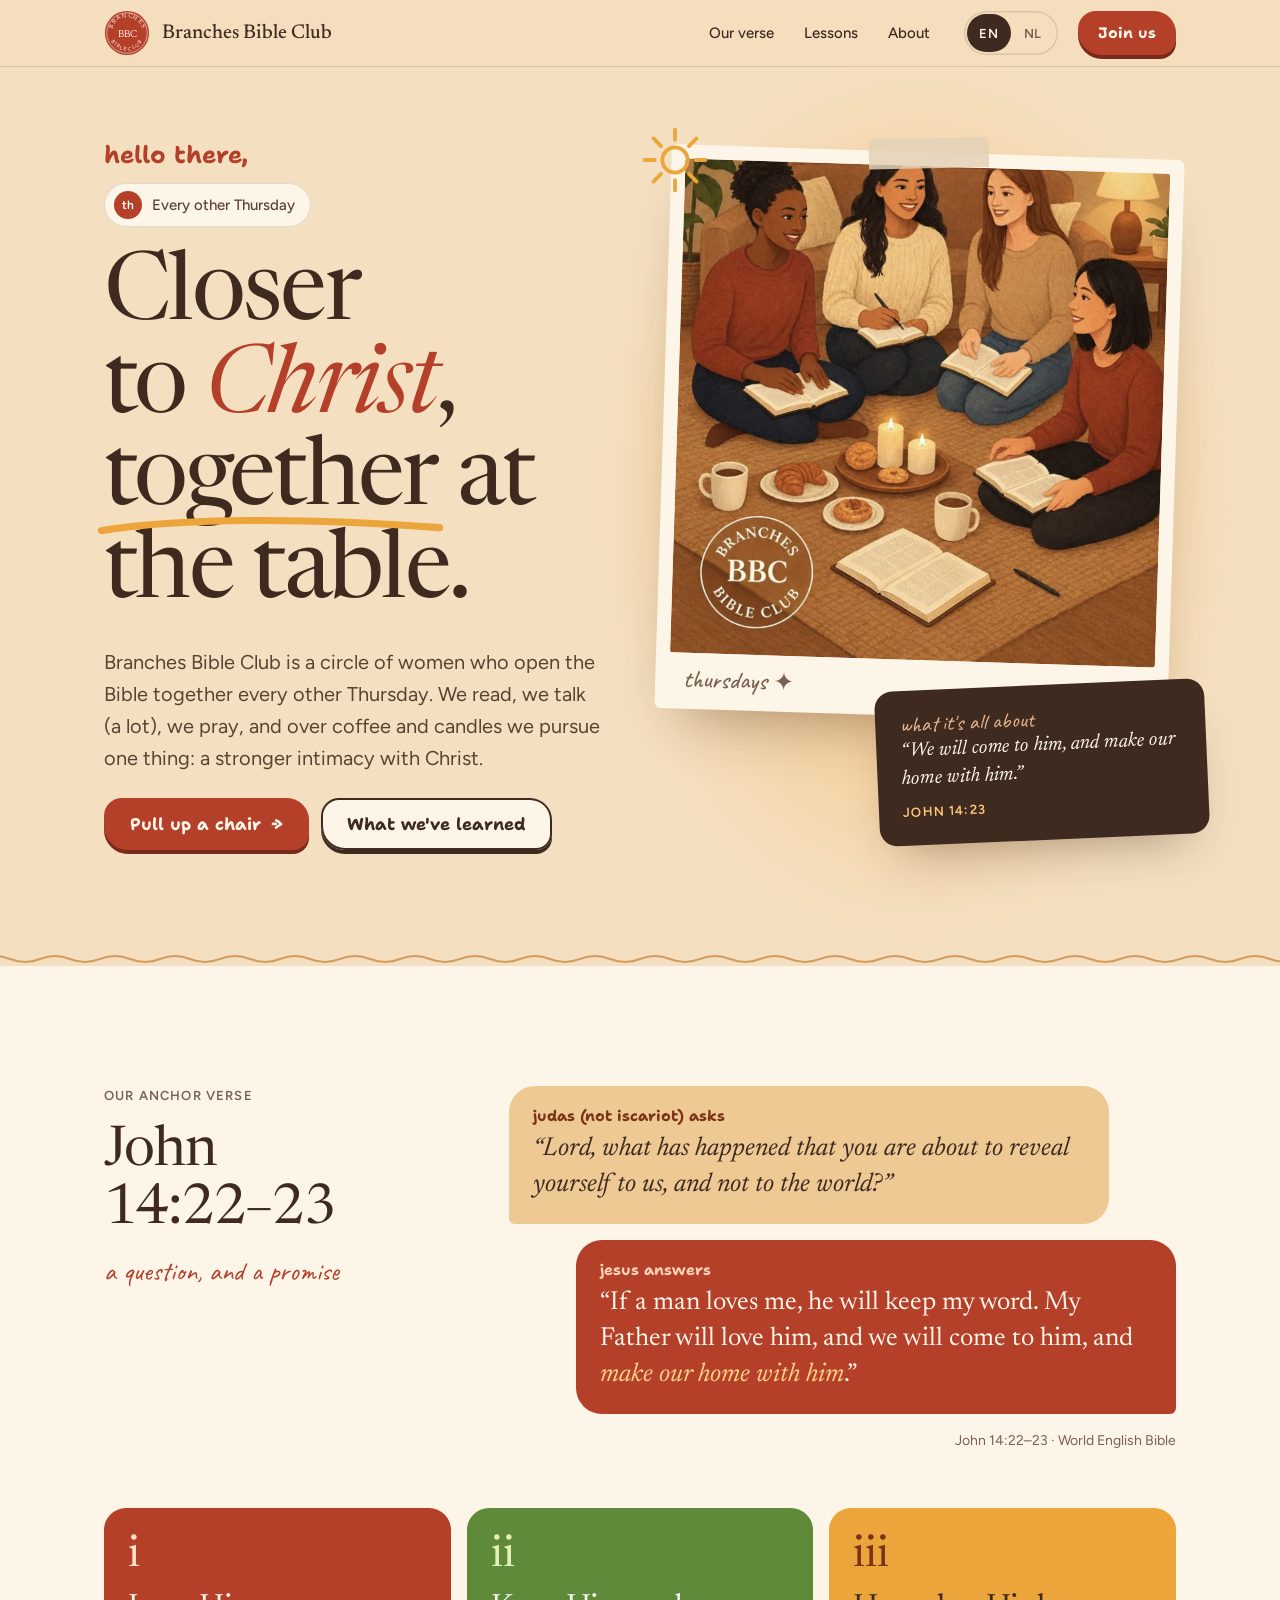
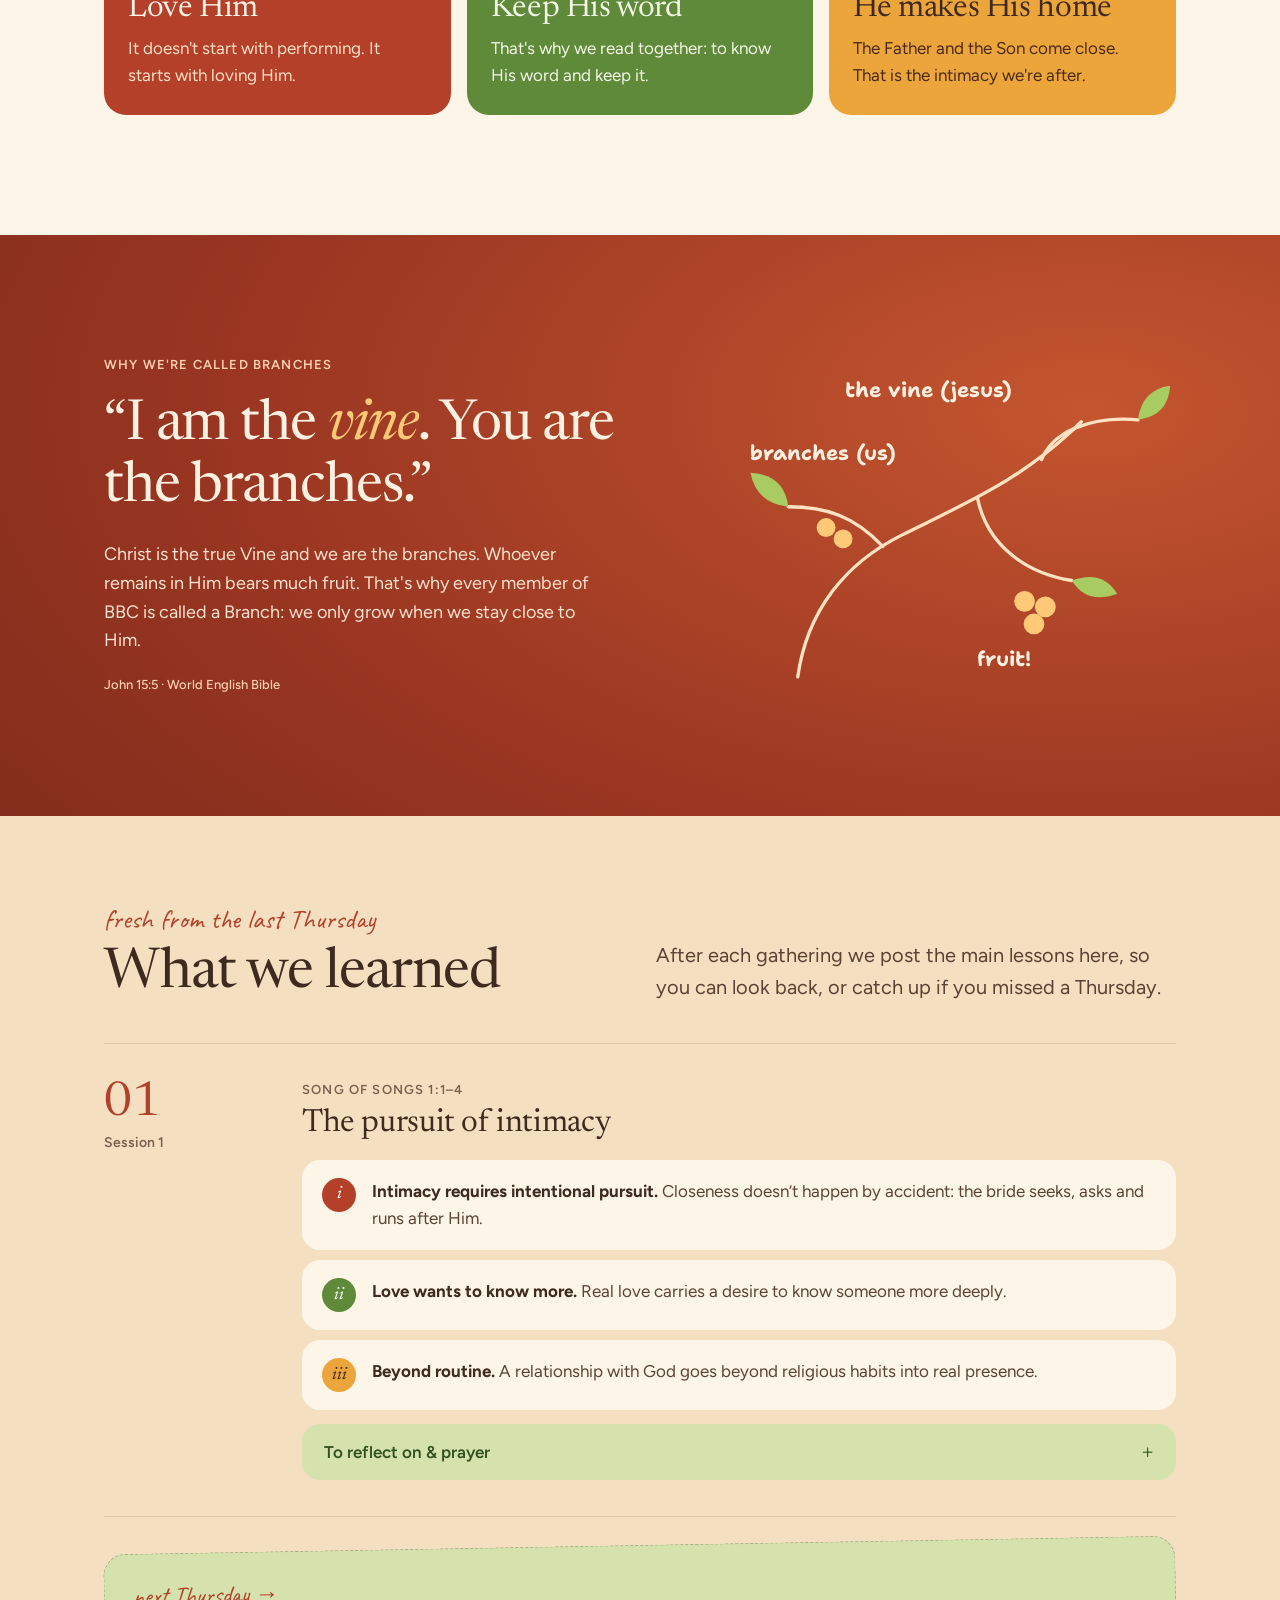
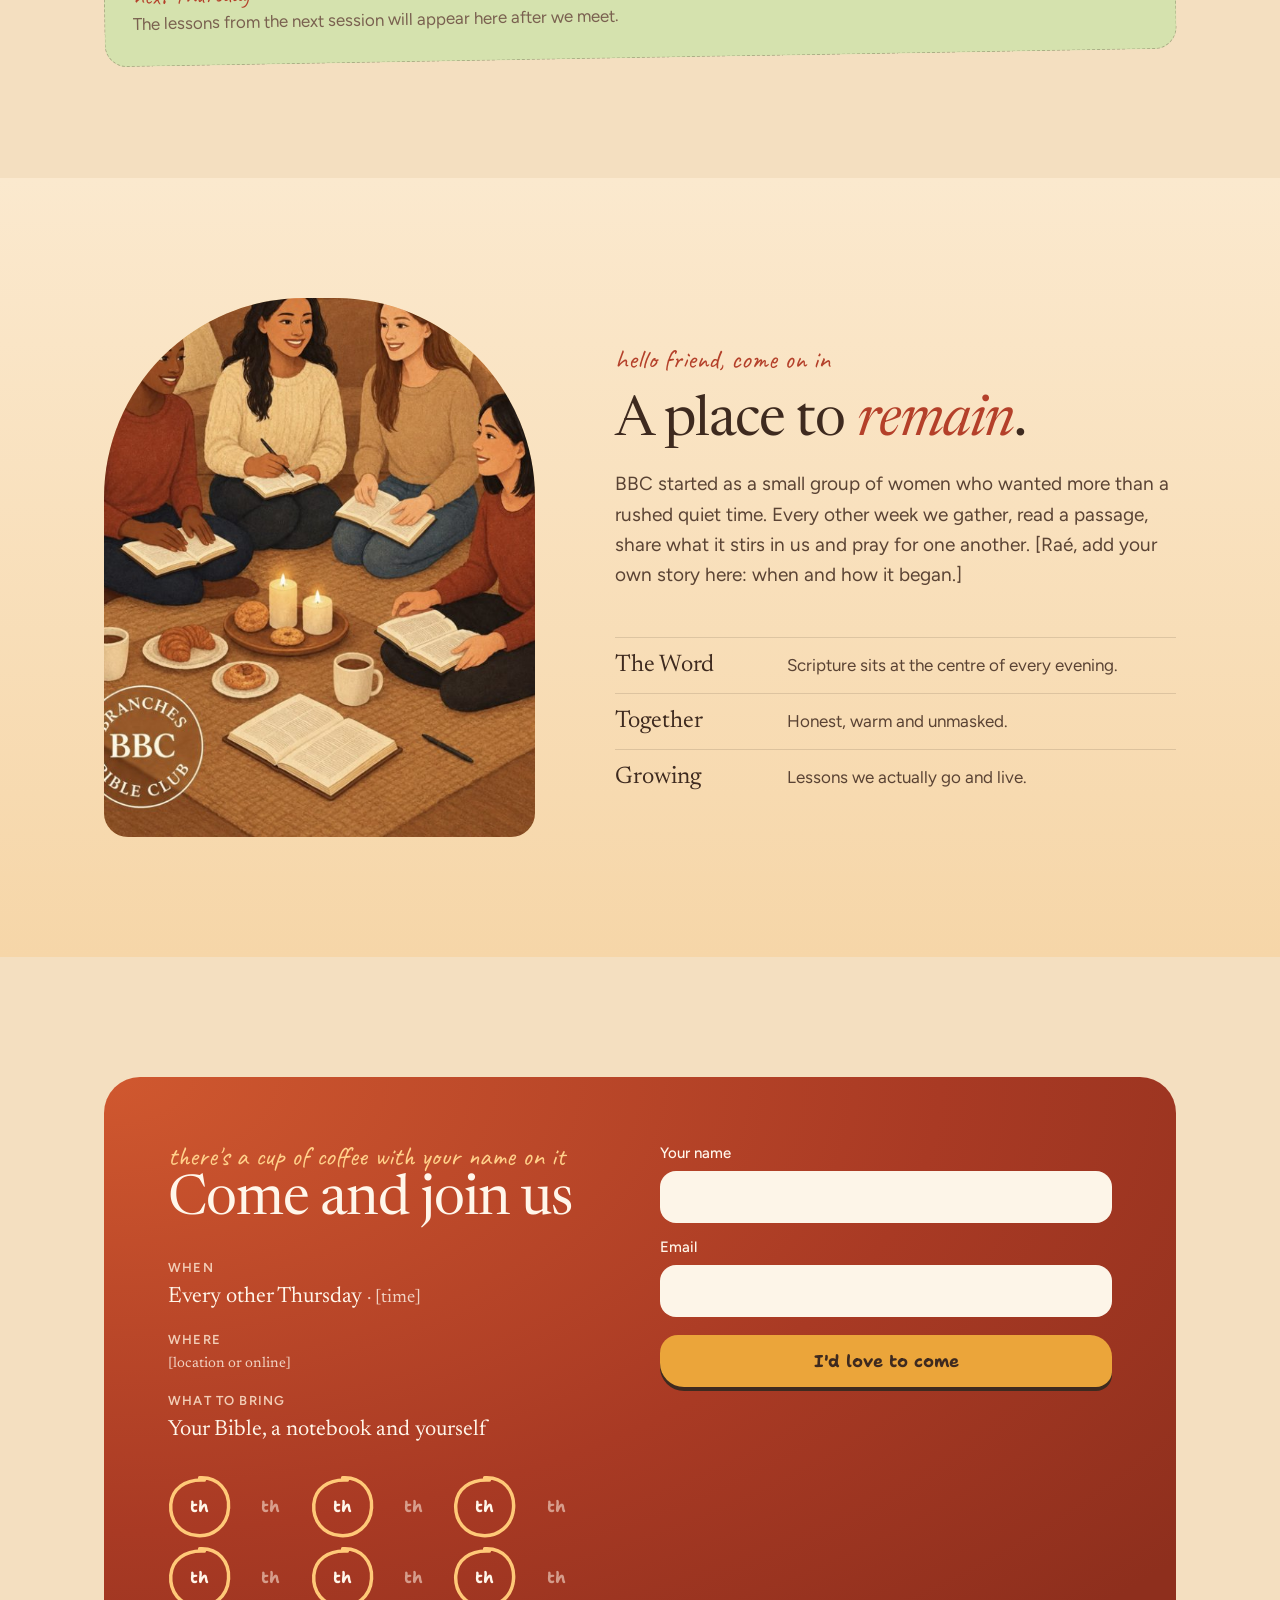
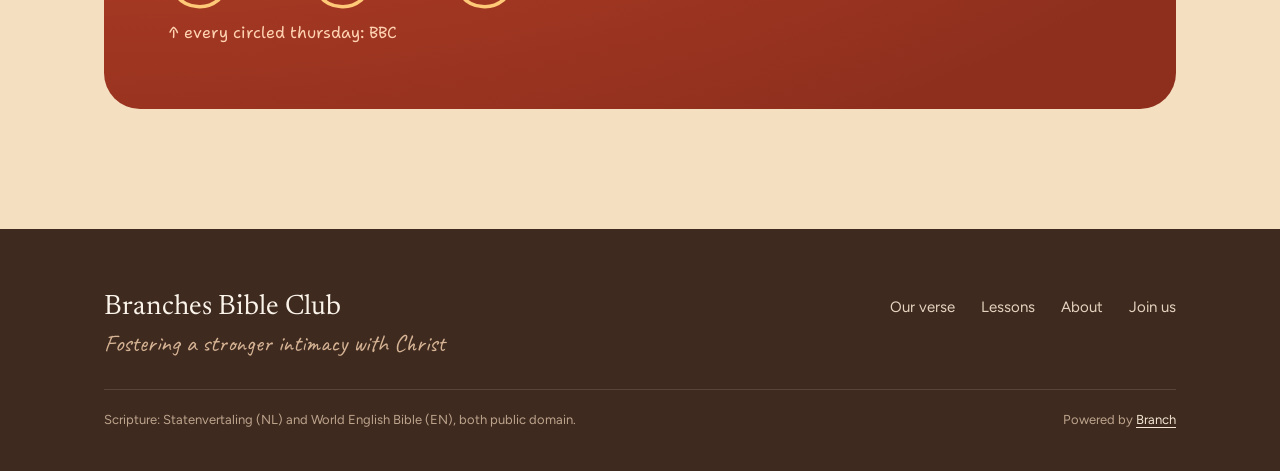
<file: branches-bible-club.html>
<!DOCTYPE html>
<html lang="en" data-lang="en">
<head>
<meta charset="utf-8">
<meta name="viewport" content="width=device-width, initial-scale=1, viewport-fit=cover">
<title>Branches Bible Club · Every other Thursday, together in the Bible</title>
<meta name="description" content="Branches Bible Club (BBC): women who open the Bible together every other Thursday. Centred on John 14:22-23 and rooted in Christ, the true Vine.">
<link rel="alternate" hreflang="en" href="#">
<meta property="og:title" content="Branches Bible Club">
<meta property="og:description" content="Groeien in intimiteit met Christus. Om de week op donderdag.">
<meta name="theme-color" content="#F4DFC0">
<link rel="preconnect" href="https://fonts.googleapis.com">
<link rel="preconnect" href="https://fonts.gstatic.com" crossorigin>
<link rel="stylesheet" href="https://fonts.googleapis.com/css2?family=Caveat:wght@500;600&family=Shantell+Sans:wght@500;700;800&family=Figtree:wght@400;500;600&family=Newsreader:ital,opsz,wght@0,6..72,400;0,6..72,500;1,6..72,400;1,6..72,500&display=swap">
<script type="application/ld+json">{"@context":"https://schema.org","@type":"Organization","name":"Branches Bible Club","alternateName":"BBC","description":"Vrouwen die om de week op donderdag samen de Bijbel lezen.","slogan":"Fostering a stronger intimacy with Christ"}</script>
<style>
/* CONCEPT A: the club's own journal, now in the poster's beige.
   Colours sampled from the poster: oatmeal rug, caramel sofa, terracotta sweaters, candle glow, walnut. */
:root{
--bg:#F4DFC0;--paper:#FDF5E8;--oat:#EEC994;--caramel:#C47A34;--terra:#B4402A;--terraInk:#FFF6EA;--gold:#EBA53A;--leaf:#5F8A3A;
--walnut:#3E2A1F;--ink:#3E2A1F;--body:#5A4334;--muted:#7A6150;--sage:#D5E2AE;--sageInk:#33501F;
--line:rgba(62,42,31,.14);--shadow:rgba(62,35,20,.42)}
*{box-sizing:border-box;min-width:0}
html{scroll-padding-top:80px;-webkit-text-size-adjust:100%;scroll-behavior:smooth}
@media(prefers-reduced-motion:reduce){html{scroll-behavior:auto}}
body{margin:0;background:var(--bg);color:var(--ink);font:17px/1.6 Figtree,system-ui,sans-serif;overflow-x:clip;-webkit-tap-highlight-color:transparent}
html[data-lang=nl] body [lang=en],html[data-lang=en] body [lang=nl]{display:none!important}
a{color:var(--terra)}
h1,h2,h3,.serif{font-family:Newsreader,Georgia,serif;font-weight:400;text-wrap:balance;margin:0}
h1{font-size:clamp(46px,7.4vw,96px);line-height:.98;letter-spacing:-.028em}
h2{font-size:clamp(34px,4.6vw,56px);line-height:1.04;letter-spacing:-.02em}
h3{font-size:clamp(25px,2.8vw,32px);line-height:1.15;letter-spacing:-.012em}
p{margin:0}
em{font-style:italic;color:var(--terra)}
.wrap{max-width:1200px;margin:0 auto;padding-inline:max(5vw,20px)}
.note{font-family:Caveat,cursive;font-size:27px;line-height:1.15;color:var(--terra)}
.label{font-size:13px;font-weight:600;letter-spacing:.09em;text-transform:uppercase;color:var(--muted)}
.lead{font-size:clamp(18px,2vw,20px);color:var(--body);max-width:44ch}
section{padding-block:clamp(64px,10vw,120px)}
main{overflow-x:clip}
.btn{display:inline-flex;align-items:center;justify-content:center;gap:10px;min-height:52px;padding:0 26px;border:0;border-radius:18px 22px 16px 24px;background:var(--terra);color:var(--terraInk);font:700 17px "Shantell Sans",cursive;text-decoration:none;cursor:pointer;box-shadow:0 4px 0 #7A2A1A;transition:transform 120ms,box-shadow 120ms}
.btn:active{transform:translateY(3px);box-shadow:0 1px 0 #7A2A1A}
.btn.line{background:var(--paper);color:var(--ink);box-shadow:inset 0 0 0 2px var(--ink),0 4px 0 var(--ink)}.btn.line:active{box-shadow:inset 0 0 0 2px var(--ink),0 1px 0 var(--ink)}
:focus-visible{outline:2.5px solid var(--terra);outline-offset:3px}

/* playful layer from concept 2 */
.hand{font-family:"Shantell Sans",cursive}
.hi{font:700 24px/1 "Shantell Sans",cursive;color:var(--terra);margin-bottom:-8px}
.u{position:relative;white-space:nowrap}.u>svg{position:absolute;left:-2%;bottom:-.12em;width:104%;height:.3em;color:var(--gold)}
hr.wave{border:0;margin:0;height:14px;background:url("data:image/svg+xml,%3Csvg xmlns='http://www.w3.org/2000/svg' width='120' height='14'%3E%3Cpath d='M0 7 Q15 1 30 7 T60 7 T90 7 T120 7' fill='none' stroke='%23D39B5E' stroke-width='2'/%3E%3C/svg%3E") repeat-x center}
.sun{position:absolute;left:-26px;top:-30px;width:76px;color:var(--gold);z-index:2}
@media(prefers-reduced-motion:no-preference){.sun{animation:turn 20s linear infinite}@keyframes turn{to{transform:rotate(360deg)}}}
.bubbles{display:flex;flex-direction:column;gap:16px}
.bub{max-width:90%;margin:0;padding:20px 24px;border-radius:26px;font:400 clamp(20px,2.2vw,26px)/1.38 Newsreader,Georgia,serif}
.bub small{display:block;font:700 15px "Shantell Sans",cursive;margin-bottom:6px;text-transform:lowercase}
.bub.q{background:var(--oat);color:var(--walnut);border-bottom-left-radius:6px;align-self:flex-start;font-style:italic}
.bub.q small{color:#7A3317}
.bub.a{background:var(--terra);color:#FFF6EA;border-bottom-right-radius:6px;align-self:flex-end}
.bub.a small{color:#FFD3B6}.bub.a em{color:#FFD08A}
.src{align-self:flex-end;font-size:14px;color:var(--muted)}
.cal{display:grid;grid-template-columns:repeat(6,minmax(0,1fr));gap:8px;max-width:420px;margin-top:30px}
.day{aspect-ratio:1;border-radius:50%;display:grid;place-items:center;font:700 16px "Shantell Sans",cursive;color:rgba(255,241,226,.55);position:relative}
.day.on{color:#FFF6EA}
.day.on svg{position:absolute;inset:-3px;width:calc(100% + 6px);height:calc(100% + 6px);color:#FFC978}
.day.on svg path{stroke-dasharray:1;stroke-dashoffset:1;transition:stroke-dashoffset .7s cubic-bezier(.3,.6,.2,1)}
.cal.go .day.on svg path{stroke-dashoffset:0}
@media(prefers-reduced-motion:reduce){.day.on svg path{stroke-dashoffset:0;transition:none}}
.soon{transform:rotate(-1deg);background:var(--sage);border-color:rgba(51,80,31,.35);color:var(--sageInk)}

/* header */
.top{position:sticky;top:0;z-index:20;background:rgba(244,223,192,.88);-webkit-backdrop-filter:blur(18px) saturate(150%);backdrop-filter:blur(18px) saturate(150%);box-shadow:0 1px 0 var(--line)}
.top nav{display:flex;align-items:center;gap:20px;padding-block:10px}
.brand{display:flex;align-items:center;gap:12px;text-decoration:none;color:var(--ink);margin-right:auto}
.brand b{font:500 20px/1.1 Newsreader,Georgia,serif}
.badge{flex:none;color:var(--terra)}
.links{display:flex;gap:2px;font-size:15px;font-weight:500}
.links a{padding:10px 14px;border-radius:999px;text-decoration:none;color:var(--ink)}
@media(hover:hover){.links a:hover{background:rgba(158,68,48,.09)}}
.lang{display:flex;border-radius:999px;box-shadow:inset 0 0 0 1.5px var(--line);padding:3px}
.lang button{min-width:44px;min-height:38px;border:0;border-radius:999px;background:transparent;color:var(--muted);font:600 13px Figtree,sans-serif;letter-spacing:.06em;cursor:pointer}
.lang button[aria-pressed=true]{background:var(--walnut);color:var(--paper)}
@media(max-width:860px){.links{display:none}.brand b{font-size:18px}.top .btn{display:none}}

/* hero */
.hero{display:grid;grid-template-columns:minmax(0,1fr) minmax(0,1.02fr);gap:56px;align-items:center;padding-block:clamp(36px,6vw,80px) clamp(64px,8vw,104px)}
.stack{display:flex;flex-direction:column;gap:24px}
.when{display:inline-flex;align-self:flex-start;align-items:center;gap:10px;padding:8px 16px 8px 10px;border-radius:999px;background:var(--paper);box-shadow:inset 0 0 0 1px var(--line);font-size:15px;font-weight:500;color:var(--body)}
.when i{width:28px;height:28px;border-radius:50%;background:var(--terra);display:grid;place-items:center;color:#fff;font:normal 600 12px Figtree}
.row{display:flex;flex-wrap:wrap;gap:12px}
.frame{position:relative;padding-bottom:124px}.frame::before{content:"";position:absolute;inset:-14% -12%;background:radial-gradient(closest-side,rgba(247,170,70,.6),rgba(247,170,70,0));z-index:-1}
.photo{margin:0;background:var(--paper);padding:14px 14px 56px;border-radius:6px;transform:rotate(1.8deg);box-shadow:0 34px 60px -30px var(--shadow)}
.photo img{display:block;width:100%;height:auto;aspect-ratio:722/736;object-fit:cover;border-radius:3px}
.photo figcaption{position:absolute;left:28px;bottom:14px;font:500 25px Caveat,cursive;color:var(--muted)}
.tape{position:absolute;top:-14px;left:50%;width:120px;height:30px;background:rgba(228,210,184,.85);transform:translateX(-50%) rotate(-3deg)}
.vcard{position:absolute;right:-6%;bottom:0;width:min(330px,78%);background:var(--walnut);color:var(--paper);border-radius:18px;padding:22px 24px;transform:rotate(-2.5deg);box-shadow:0 26px 50px -24px var(--shadow)}
.vcard q{display:block;font:italic 20px/1.38 Newsreader,Georgia,serif;quotes:"“" "”"}
.vcard .label{color:#FFC978;margin-top:10px}

/* anchor verse */
.anchor{background:var(--paper)}
.anchor .in{display:grid;grid-template-columns:minmax(0,.8fr) minmax(0,1.6fr);gap:40px 72px}
.dialogue{display:flex;flex-direction:column;gap:22px}
.line-q,.line-a{font:400 clamp(24px,2.7vw,34px)/1.3 Newsreader,Georgia,serif;letter-spacing:-.01em}
.line-q{color:var(--muted);font-style:italic}
.who{display:block;font:600 13px Figtree,sans-serif;letter-spacing:.09em;text-transform:uppercase;color:var(--caramel);margin-bottom:6px}
.three{display:grid;grid-template-columns:repeat(3,minmax(0,1fr));gap:16px;margin-top:56px}
.three div{padding:26px 24px;border-radius:22px;background:var(--bg)}
.three b{display:block;font:400 44px/1 Newsreader,Georgia,serif;color:var(--terra);margin-bottom:12px}
.three div:nth-child(1){background:var(--terra);color:var(--terraInk)}.three div:nth-child(1) b,.three div:nth-child(1) p{color:#FFE1C6!important}
.three div:nth-child(2){background:var(--leaf);color:#F4F8E8}.three div:nth-child(2) b{color:#E4F0B8}
.three div:nth-child(3){background:var(--gold);color:var(--walnut)}.three div:nth-child(3) b{color:#7A3317}.three div:nth-child(3) p{color:#4A2A16!important}

/* vine band */
.band{background:radial-gradient(120% 140% at 85% 30%,#C4552F 0%,#9A3622 55%,#7A2A1A 100%);color:#FFF1E2;position:relative;overflow:hidden}
.band .in{display:grid;grid-template-columns:minmax(0,1.3fr) minmax(0,1fr);gap:48px 72px;align-items:center}
.band blockquote{margin:0;font:400 clamp(32px,4.4vw,58px)/1.1 Newsreader,Georgia,serif;letter-spacing:-.02em}
.band blockquote em{color:#FFC978}
.band .label{color:#FFD3B2}
.band p.txt{color:#FCE3CF;font-size:18px;max-width:42ch}
.vinedraw path{stroke-dasharray:1;stroke-dashoffset:1;transition:stroke-dashoffset 2.4s cubic-bezier(.3,.6,.2,1)}
.vinedraw.grow path{stroke-dashoffset:0}
.vinedraw .leaf{opacity:0;transform-box:fill-box;transform-origin:0% 100%;transform:scale(.3);transition:opacity .5s,transform .7s cubic-bezier(.3,1.4,.5,1)}
.vinedraw.grow .leaf{opacity:1;transform:none}
.vinedraw .tag{opacity:0;transition:opacity .6s 1.6s}.vinedraw.grow .tag{opacity:1}
@media(prefers-reduced-motion:reduce){.vinedraw path{stroke-dashoffset:0;transition:none}.vinedraw .leaf,.vinedraw .tag{opacity:1;transform:none;transition:none}}

/* lessons */
.lhead{display:flex;flex-wrap:wrap;justify-content:space-between;align-items:flex-end;gap:20px 40px;margin-bottom:40px}
.entry{display:grid;grid-template-columns:150px minmax(0,1fr);gap:24px 48px;padding:36px 0;border-top:1px solid var(--line)}
.entry:last-child{border-bottom:1px solid var(--line)}
.date{font:600 14px Figtree;color:var(--muted)}
.date b{display:block;font:400 48px/1 Newsreader,Georgia,serif;color:var(--terra);margin-bottom:6px}
.entry h3{margin:4px 0 14px}
.keys{list-style:none;margin:18px 0 0;padding:0;display:grid;gap:10px}
.keys li{display:flex;gap:16px;align-items:flex-start;padding:18px 20px;border-radius:18px;background:var(--paper);font-size:17px;color:var(--body)}
.keys li i{flex:none;width:34px;height:34px;border-radius:50%;display:grid;place-items:center;font:italic 17px Newsreader,Georgia,serif;background:var(--terra);color:#fff}.keys li:nth-child(2) i{background:var(--leaf)}.keys li:nth-child(3) i{background:var(--gold);color:var(--walnut)}
.keys strong{color:var(--ink)}
details{margin-top:14px;border-radius:18px;background:var(--sage);color:var(--sageInk)}
summary{min-height:56px;padding:0 22px;display:flex;align-items:center;justify-content:space-between;cursor:pointer;font-weight:600;list-style:none}
summary::-webkit-details-marker{display:none}
summary::after{content:"+";font:400 26px Newsreader,serif;transition:transform 200ms}
details[open] summary::after{transform:rotate(45deg)}
details .in{padding:0 22px 22px;display:grid;gap:12px}
details .in p{font:italic 20px/1.4 Newsreader,Georgia,serif}
.pray{padding:18px 20px;border-radius:16px;background:var(--walnut);color:var(--paper)}
.soon{padding:28px;border-radius:22px;border:1.5px dashed rgba(62,42,31,.28);color:var(--muted)}

/* about + join */
.two{display:grid;grid-template-columns:minmax(0,1fr) minmax(0,1.3fr);gap:40px 80px;align-items:center}
.cut{margin:0;border-radius:200px 200px 24px 24px;overflow:hidden;aspect-ratio:4/5;background:var(--oat)}
.cut img{width:100%;height:100%;object-fit:cover;object-position:55% 40%;display:block}
.vals{display:grid;gap:14px;margin-top:28px}
.vals div{display:flex;gap:16px;align-items:baseline;padding-top:14px;border-top:1px solid var(--line)}
.vals b{font:400 24px Newsreader,Georgia,serif;min-width:6.5em}
.join{border-radius:36px;background:radial-gradient(130% 120% at 0% 0%,#D0582F,#A93A24 60%,#8E2F1D);color:var(--terraInk);padding:clamp(32px,5vw,64px);display:grid;grid-template-columns:minmax(0,1fr) minmax(0,1fr);gap:40px}
.join .note{color:#FFD08A}
dl{margin:28px 0 0;display:grid;gap:18px}
dt{font-size:13px;font-weight:600;letter-spacing:.09em;text-transform:uppercase;color:#F2CDB6}
dd{margin:4px 0 0;font:400 22px/1.3 Newsreader,Georgia,serif}
.ph{opacity:.8;font-size:.85em}
form{display:flex;flex-direction:column;gap:12px}
form label{display:flex;flex-direction:column;gap:6px;font-size:15px;font-weight:500}
form input{min-height:52px;padding:0 18px;border:0;border-radius:16px;background:var(--paper);color:var(--ink);font:inherit;font-size:16px}
form .btn{background:var(--gold);color:#3E2A1F;margin-top:6px;box-shadow:0 4px 0 #3E2A1F}
#msg{font-size:15px;color:#F7DCCB;min-height:1.4em}

footer{background:var(--walnut);color:#E5D3BF;padding-block:56px 40px}
footer .in{display:flex;flex-wrap:wrap;justify-content:space-between;gap:24px}
footer a{color:#E5D3BF;text-decoration:none;display:inline-block;padding:10px 0}
footer .fine{margin-top:32px;padding-top:20px;border-top:1px solid rgba(243,230,212,.14);display:flex;flex-wrap:wrap;justify-content:space-between;gap:10px;font-size:13px;color:#BDA48D}
footer .fine a{padding:0;color:#F3E6D4;text-decoration:underline;text-underline-offset:3px}

.totop{position:fixed;right:max(18px,env(safe-area-inset-right));bottom:calc(18px + env(safe-area-inset-bottom));z-index:40;width:52px;height:52px;border-radius:50%;border:0;background:var(--terra);color:var(--paper);display:grid;place-items:center;cursor:pointer;box-shadow:0 14px 30px -12px var(--shadow);opacity:0;transform:translateY(16px) scale(.9);pointer-events:none;transition:opacity 220ms,transform 360ms cubic-bezier(.3,1.3,.5,1)}
.totop.on{opacity:1;transform:none;pointer-events:auto}

@media(max-width:900px){
 .hero,.anchor .in,.band .in,.two,.join{grid-template-columns:minmax(0,1fr)}
 .three{grid-template-columns:minmax(0,1fr)}
 .frame{max-width:520px;margin-inline:auto;width:100%}
 .frame{padding-bottom:0}.vcard{position:relative;right:auto;bottom:auto;margin:-6px 0 0 auto;width:88%}
 .entry{grid-template-columns:minmax(0,1fr);gap:8px}
 .date b{display:inline;font-size:34px;margin-right:8px}
 .cut{max-width:420px;aspect-ratio:1/1;border-radius:200px 200px 24px 24px}
}
</style>
</head>
<body>

<svg width="0" height="0" style="position:absolute" aria-hidden="true"><symbol id="ul" viewBox="0 0 200 20" preserveAspectRatio="none"><path d="M3 13 C50 4 120 4 197 11" fill="none" stroke="currentColor" stroke-width="5" stroke-linecap="round"/></symbol><symbol id="ring" viewBox="0 0 60 60"><path pathLength="1" d="M30 5 C46 4 56 16 55 31 C54 47 41 56 28 55 C13 54 4 42 5 28 C6 15 17 6 34 7" fill="none" stroke="currentColor" stroke-width="3" stroke-linecap="round"/></symbol></svg>

<header class="top">
 <nav class="wrap" aria-label="Main">
  <a class="brand" href="#top" aria-label="Branches Bible Club, naar het begin">
   <svg class="badge" width="46" height="46" viewBox="0 0 100 100" aria-hidden="true"><defs><path id="ct" d="M50 50 m-34 0 a34 34 0 1 1 68 0"/><path id="cb" d="M50 50 m-38 0 a38 38 0 0 0 76 0"/></defs><circle cx="50" cy="50" r="48" fill="currentColor"/><circle cx="50" cy="50" r="44" fill="none" stroke="#FBF4EA" stroke-width="1.2"/><text font-family="Newsreader,Georgia,serif" font-size="12.5" letter-spacing="2" fill="#FBF4EA"><textPath href="#ct" startOffset="50%" text-anchor="middle">BRANCHES</textPath></text><text font-family="Newsreader,Georgia,serif" font-size="10.5" letter-spacing="2" fill="#FBF4EA"><textPath href="#cb" startOffset="50%" text-anchor="middle">BIBLE CLUB</textPath></text><text x="50" y="58" text-anchor="middle" font-family="Newsreader,Georgia,serif" font-size="22" fill="#FBF4EA">BBC</text></svg>
   <b>Branches Bible Club</b>
  </a>
  <div class="links">
   <a href="#vers"><span lang="nl">Ons vers</span><span lang="en">Our verse</span></a>
   <a href="#lessen"><span lang="nl">Lessen</span><span lang="en">Lessons</span></a>
   <a href="#over"><span lang="nl">Over ons</span><span lang="en">About</span></a>
  </div>
  <div class="lang" role="group" aria-label="Taal / Language"><button type="button" data-set="en" aria-pressed="true">EN</button><button type="button" data-set="nl" aria-pressed="false">NL</button></div>
  <a class="btn" href="#kom" style="min-height:44px;padding:0 20px;font-size:15px"><span lang="nl">Kom erbij</span><span lang="en">Join us</span></a>
 </nav>
</header>

<main id="top">
 <div class="wrap hero">
  <div class="stack">
   <p class="hi"><span lang="en">hello there,</span><span lang="nl">hallo,</span></p>
   <span class="when"><i aria-hidden="true"><span lang="en">th</span><span lang="nl">do</span></i><span lang="nl">Om de week op donderdag</span><span lang="en">Every other Thursday</span></span>
   <h1><span lang="nl">Dichter bij <em>Christus</em>, <span class="u">samen<svg aria-hidden="true"><use href="#ul"/></svg></span> aan tafel.</span><span lang="en">Closer to <em>Christ</em>, <span class="u">together<svg aria-hidden="true"><use href="#ul"/></svg></span> at the table.</span></h1>
   <p class="lead"><span lang="nl">Branches Bible Club is een kring van vrouwen die om de week op donderdag de Bijbel openslaat. We lezen, we praten (veel), we bidden, en bij koffie en kaarsjes zoeken we één ding: een diepere intimiteit met Christus.</span><span lang="en">Branches Bible Club is a circle of women who open the Bible together every other Thursday. We read, we talk (a lot), we pray, and over coffee and candles we pursue one thing: a stronger intimacy with Christ.</span></p>
   <div class="row"><a class="btn" href="#kom"><span lang="nl">Schuif aan</span><span lang="en">Pull up a chair</span> <span aria-hidden="true">→</span></a><a class="btn line" href="#lessen"><span lang="nl">Wat we leerden</span><span lang="en">What we've learned</span></a></div>
  </div>
  <div class="frame">
   <svg class="sun" viewBox="0 0 60 60" aria-hidden="true"><g fill="none" stroke="currentColor" stroke-width="3" stroke-linecap="round"><circle cx="30" cy="30" r="10"/><path d="M30 6v8M30 46v8M6 30h8M46 30h8M13 13l6 6M41 41l6 6M13 47l6-6M41 19l6-6"/></g></svg>
   <figure class="photo"><span class="tape" aria-hidden="true"></span><img src="[data-uri]" width="722" height="736" alt="Illustratie: vier vrouwen op een kleed met opengeslagen Bijbels, koffie, croissants en kaarsjes, met het BBC-logo" fetchpriority="high"><figcaption><span lang="nl">donderdag ✦</span><span lang="en">thursdays ✦</span></figcaption></figure>
   <aside class="vcard" aria-label="Kernvers"><p class="note" style="color:#E7B48F;font-size:22px"><span lang="nl">waar het om draait</span><span lang="en">what it's all about</span></p><q lang="nl">Wij zullen tot hem komen, en zullen woning bij hem maken.</q><q lang="en">We will come to him, and make our home with him.</q><p class="label"><span lang="en">John 14:23</span><span lang="nl">Johannes 14:23</span></p></aside>
  </div>
 </div>

 <hr class="wave">
 <section class="anchor" id="vers"><div class="wrap">
  <div class="in">
   <div class="stack" style="gap:16px"><p class="label"><span lang="nl">Ons kernvers</span><span lang="en">Our anchor verse</span></p><h2><span lang="nl">Johannes 14:22–23</span><span lang="en">John 14:22–23</span></h2><p class="note"><span lang="nl">een vraag, en een belofte</span><span lang="en">a question, and a promise</span></p></div>
   <div class="bubbles">
    <p class="bub q"><small><span lang="nl">judas (niet de iskariot) vraagt</span><span lang="en">judas (not iscariot) asks</span></small><span lang="nl">“Heere, wat is het, dat Gij Uzelven aan ons zult openbaren, en niet aan de wereld?”</span><span lang="en">“Lord, what has happened that you are about to reveal yourself to us, and not to the world?”</span></p>
    <p class="bub a"><small><span lang="nl">jezus antwoordt</span><span lang="en">jesus answers</span></small><span lang="nl">“Indien Mij iemand liefheeft, die zal Mijn woord bewaren; en Mijn Vader zal hem liefhebben, en Wij zullen tot hem komen, en zullen <em>woning bij hem maken</em>.”</span><span lang="en">“If a man loves me, he will keep my word. My Father will love him, and we will come to him, and <em>make our home with him</em>.”</span></p>
    <p class="src"><span lang="nl">Johannes 14:22–23 · Statenvertaling</span><span lang="en">John 14:22–23 · World English Bible</span></p>
   </div>
  </div>
  <div class="three">
   <div><b>i</b><h3><span lang="nl">Liefhebben</span><span lang="en">Love Him</span></h3><p style="margin-top:8px;color:var(--body)"><span lang="nl">Het begint niet bij presteren, maar bij liefde voor Hem.</span><span lang="en">It doesn't start with performing. It starts with loving Him.</span></p></div>
   <div><b>ii</b><h3><span lang="nl">Zijn woord bewaren</span><span lang="en">Keep His word</span></h3><p style="margin-top:8px"><span lang="nl">Daarom lezen we samen: om Zijn woord te kennen en te bewaren.</span><span lang="en">That's why we read together: to know His word and keep it.</span></p></div>
   <div><b>iii</b><h3><span lang="nl">Hij woont bij ons</span><span lang="en">He makes His home</span></h3><p style="margin-top:8px;color:var(--body)"><span lang="nl">De Vader en de Zoon komen dichtbij. Dat is de intimiteit die we zoeken.</span><span lang="en">The Father and the Son come close. That is the intimacy we're after.</span></p></div>
  </div>
 </div></section>

 <section class="band" id="ranken" aria-label="Waarom Branches"><div class="wrap in">
  <div class="stack" style="gap:20px">
   <p class="label"><span lang="nl">Waarom we Branches heten</span><span lang="en">Why we're called Branches</span></p>
   <blockquote><span lang="nl">“Ik ben de <em>Wijnstok</em>, en gij de ranken.”</span><span lang="en">“I am the <em>vine</em>. You are the branches.”</span></blockquote>
   <p class="txt"><span lang="nl">Christus is de ware Wijnstok, wij zijn de ranken. Wie in Hem blijft, draagt veel vrucht. Daarom heet ieder lid van BBC een Branch: we groeien alleen als we dicht bij Hem blijven.</span><span lang="en">Christ is the true Vine and we are the branches. Whoever remains in Him bears much fruit. That's why every member of BBC is called a Branch: we only grow when we stay close to Him.</span></p>
   <p class="label" style="text-transform:none;letter-spacing:0;font-weight:500"><span lang="nl">Johannes 15:5 · Statenvertaling</span><span lang="en">John 15:5 · World English Bible</span></p>
  </div>
  <svg class="vinedraw" viewBox="0 0 460 340" width="100%" aria-hidden="true" style="max-width:480px;justify-self:center">
   <g fill="none" stroke="#FFE2C2" stroke-width="3.5" stroke-linecap="round">
    <path pathLength="1" d="M60 330 C70 260 110 210 170 180 C240 145 300 120 360 60"/>
    <path pathLength="1" d="M150 192 C120 160 90 150 50 150"/>
    <path pathLength="1" d="M250 140 C260 190 300 220 350 228"/>
    <path pathLength="1" d="M318 100 C330 70 370 54 420 58"/>
   </g>
   <g fill="#A8CB62"><path class="leaf" style="transition-delay:.7s" d="M50 150 q-34 -4 -40 -36 q36 2 40 36z"/><path class="leaf" style="transition-delay:1s" d="M350 228 q32 -12 48 14 q-32 12 -48 -14z"/><path class="leaf" style="transition-delay:1.2s" d="M420 58 q4 -32 34 -36 q-2 32 -34 36z"/></g>
   <g fill="#FFC978"><circle class="leaf" style="transition-delay:1.4s" cx="300" cy="250" r="11"/><circle class="leaf" style="transition-delay:1.5s" cx="322" cy="256" r="11"/><circle class="leaf" style="transition-delay:1.6s" cx="310" cy="274" r="11"/><circle class="leaf" style="transition-delay:1.5s" cx="90" cy="172" r="10"/><circle class="leaf" style="transition-delay:1.6s" cx="108" cy="184" r="10"/></g>
   <g class="tag" font-family="Shantell Sans,cursive" font-size="22" font-weight="700" fill="#FFF1E2"><text x="110" y="34" lang="nl">de wijnstok (jezus)</text><text x="110" y="34" lang="en">the vine (jesus)</text><text x="10" y="100" lang="nl">ranken (wij)</text><text x="10" y="100" lang="en">branches (us)</text><text x="250" y="318" lang="nl">vrucht!</text><text x="250" y="318" lang="en">fruit!</text></g>
  </svg>
 </div></section>

 <section id="lessen" style="padding-top:clamp(48px,7vw,88px)"><div class="wrap">
  <div class="lhead"><div class="stack" style="gap:10px"><p class="note"><span lang="nl">vers van de laatste donderdag</span><span lang="en">fresh from the last Thursday</span></p><h2><span lang="nl">Wat we leerden</span><span lang="en">What we learned</span></h2></div><p class="lead" style="max-width:40ch"><span lang="nl">Na elke bijeenkomst zetten we de belangrijkste lessen hier, zodat je ze kunt nalezen of kunt bijlezen als je er niet bij was.</span><span lang="en">After each gathering we post the main lessons here, so you can look back, or catch up if you missed a Thursday.</span></p></div>
  <div id="log"></div>
  <div class="soon" style="margin-top:28px"><p class="note" style="font-size:24px"><span lang="nl">volgende donderdag →</span><span lang="en">next Thursday →</span></p><p><span lang="nl">De lessen van de volgende sessie verschijnen hier na de bijeenkomst.</span><span lang="en">The lessons from the next session will appear here after we meet.</span></p></div>
 </div></section>

 <section id="over" style="background:linear-gradient(180deg,#FBE9CE,#F6D6A8)"><div class="wrap two">
  <figure class="cut"><img src="[data-uri]" width="722" height="736" alt="" loading="lazy"></figure>
  <div class="stack" style="gap:18px">
   <p class="note"><span lang="nl">hallo, welkom binnen</span><span lang="en">hello friend, come on in</span></p>
   <h2><span lang="nl">Een plek om te <em>blijven</em>.</span><span lang="en">A place to <em>remain</em>.</span></h2>
   <p style="font-size:19px;color:var(--body);max-width:52ch"><span lang="nl">BBC begon als een kleine groep vrouwen die meer wilde dan een vlugge stille tijd. Om de week komen we samen, lezen we een gedeelte, delen we wat het met ons doet en bidden we voor elkaar. [Raé, vul hier jullie eigen verhaal aan: wanneer en hoe het begon.]</span><span lang="en">BBC started as a small group of women who wanted more than a rushed quiet time. Every other week we gather, read a passage, share what it stirs in us and pray for one another. [Raé, add your own story here: when and how it began.]</span></p>
   <div class="vals">
    <div><b><span lang="nl">Het Woord</span><span lang="en">The Word</span></b><span style="color:var(--body)"><span lang="nl">De Bijbel staat in het midden van elke avond.</span><span lang="en">Scripture sits at the centre of every evening.</span></span></div>
    <div><b><span lang="nl">Samen</span><span lang="en">Together</span></b><span style="color:var(--body)"><span lang="nl">Eerlijk, warm en zonder masker.</span><span lang="en">Honest, warm and unmasked.</span></span></div>
    <div><b><span lang="nl">Groeien</span><span lang="en">Growing</span></b><span style="color:var(--body)"><span lang="nl">Lessen die we ook echt gaan leven.</span><span lang="en">Lessons we actually go and live.</span></span></div>
   </div>
  </div>
 </div></section>

 <section id="kom"><div class="wrap"><div class="join">
  <div><p class="note"><span lang="nl">er staat een kop koffie voor je klaar</span><span lang="en">there's a cup of coffee with your name on it</span></p><h2><span lang="nl">Kom erbij</span><span lang="en">Come and join us</span></h2>
   <dl><div><dt><span lang="nl">Wanneer</span><span lang="en">When</span></dt><dd><span lang="nl">Om de week op donderdag</span><span lang="en">Every other Thursday</span> <span class="ph">· <span lang="en">[time]</span><span lang="nl">[tijd]</span></span></dd></div><div><dt><span lang="nl">Waar</span><span lang="en">Where</span></dt><dd class="ph"><span lang="en">[location or online]</span><span lang="nl">[locatie of online]</span></dd></div><div><dt><span lang="nl">Wat neem je mee</span><span lang="en">What to bring</span></dt><dd><span lang="nl">Je Bijbel, een notitieboekje en jezelf</span><span lang="en">Your Bible, a notebook and yourself</span></dd></div></dl>
   <div class="cal" id="cal" aria-hidden="true"></div><p class="hand" style="margin-top:10px;color:#FFD3B2;font-size:16px"><span lang="nl">↑ elke omcirkelde donderdag: BBC</span><span lang="en">↑ every circled thursday: BBC</span></p>
  </div>
  <form id="f"><label><span lang="nl">Je naam</span><span lang="en">Your name</span><input type="text" autocomplete="name" required></label><label><span lang="nl">E-mail</span><span lang="en">Email</span><input type="email" autocomplete="email" required></label><button class="btn" type="submit"><span lang="nl">Ik kom graag</span><span lang="en">I'd love to come</span></button><p id="msg" role="status"></p></form>
 </div></div></section>
</main>

<footer><div class="wrap">
 <div class="in"><div><p class="serif" style="font-size:28px;color:#FBF4EA">Branches Bible Club</p><p class="note" style="color:#D6B394;font-size:24px">Fostering a stronger intimacy with Christ</p></div>
 <div class="row" style="gap:4px 26px;font-size:15px"><a href="#vers"><span lang="nl">Ons vers</span><span lang="en">Our verse</span></a><a href="#lessen"><span lang="nl">Lessen</span><span lang="en">Lessons</span></a><a href="#over"><span lang="nl">Over ons</span><span lang="en">About</span></a><a href="#kom"><span lang="nl">Kom erbij</span><span lang="en">Join us</span></a></div></div>
 <div class="fine"><span><span lang="nl">Bijbelteksten: Statenvertaling (NL) en World English Bible (EN), beide publiek domein.</span><span lang="en">Scripture: Statenvertaling (NL) and World English Bible (EN), both public domain.</span></span><span><span lang="nl">Aangedreven door</span><span lang="en">Powered by</span> <a href="https://branch.nu" target="_blank" rel="noopener">Branch</a></span></div>
</div></footer>

<button class="totop" type="button" id="totop" aria-label="Back to top"><svg width="22" height="22" viewBox="0 0 24 24" fill="none" stroke="currentColor" stroke-width="2.2" stroke-linecap="round" stroke-linejoin="round" aria-hidden="true"><path d="M12 19V5M6 11l6-6 6 6"/></svg></button>

<script>
/* ===== LESSONS: add a new session at the TOP of this list after each Thursday ===== */
const LESSONS=[
 {n:'01',date:{nl:'Sessie 1',en:'Session 1'},ref:{nl:'Hooglied 1:1–4',en:'Song of Songs 1:1–4'},
  title:{nl:'Het najagen van intimiteit',en:'The pursuit of intimacy'},
  keys:[
   {nl:['Intimiteit vraagt om bewust zoeken.','Nabijheid ontstaat niet per ongeluk: de bruid zoekt, vraagt en rent achter Hem aan.'],en:['Intimacy requires intentional pursuit.','Closeness doesn’t happen by accident: the bride seeks, asks and runs after Him.']},
   {nl:['Liefde wil de ander beter leren kennen.','Echte liefde verlangt ernaar iemand dieper te kennen.'],en:['Love wants to know more.','Real love carries a desire to know someone more deeply.']},
   {nl:['Verder dan routine.','Een relatie met God gaat verder dan religieuze gewoontes, tot echte nabijheid.'],en:['Beyond routine.','A relationship with God goes beyond religious habits into real presence.']}],
  ask:{nl:['Zoek ik Gods aanwezigheid, of alleen Zijn zegeningen?','Hoe ziet bewuste tijd met Christus eruit in mijn leven?','Wat moet er veranderen in mijn relatie met Hem?'],en:['Am I pursuing God’s presence, or simply His blessings?','What does intentional time with Christ look like in my life?','What needs to change in my relationship with Him?']},
  pray:{nl:'Heer, geef mij een dieper verlangen naar Uw aanwezigheid.',en:'Lord, give me a deeper hunger for Your presence.'}}
];
/* ================================================================================ */
const esc=s=>String(s).replace(/[&<>"]/g,c=>({'&':'&amp;','<':'&lt;','>':'&gt;','"':'&quot;'})[c]);
const bi=(o,f=x=>esc(x))=>'<span lang="nl">'+f(o.nl)+'</span><span lang="en">'+f(o.en)+'</span>';
document.getElementById('log').innerHTML=LESSONS.map(l=>'<article class="entry"><p class="date"><b>'+l.n+'</b>'+bi(l.date)+'</p><div><p class="label">'+bi(l.ref)+'</p><h3>'+bi(l.title)+'</h3><ol class="keys">'+l.keys.map((k,i)=>'<li><i>'+['i','ii','iii','iv','v'][i]+'</i><span>'+bi(k,x=>'<strong>'+esc(x[0])+'</strong> '+esc(x[1]))+'</span></li>').join('')+'</ol><details><summary>'+bi({nl:'Om over na te denken & gebed',en:'To reflect on & prayer'})+'</summary><div class="in">'+bi(l.ask,a=>a.map(q=>'<p>'+esc(q)+'</p>').join(''))+'<p class="pray">'+bi(l.pray)+'</p></div></details></div></article>').join('');

/* language: Dutch first, English second; remembered on this device */
const root=document.documentElement;
function setLang(l){root.dataset.lang=l;root.lang=l;document.querySelectorAll('[data-set]').forEach(b=>b.setAttribute('aria-pressed',b.dataset.set===l));document.getElementById('totop').setAttribute('aria-label',l==='nl'?'Naar boven':'Back to top');document.querySelectorAll('.day').forEach(d=>d.firstChild.textContent=l==='nl'?'do':'th');document.title=l==='nl'?'Branches Bible Club · Om de week op donderdag samen in de Bijbel':'Branches Bible Club · Every other Thursday, together in the Bible';try{localStorage.setItem('bbc-lang',l)}catch(e){}}
document.querySelectorAll('[data-set]').forEach(b=>b.addEventListener('click',()=>setLang(b.dataset.set)));
document.getElementById('cal').innerHTML=Array.from({length:12},(_,i)=>'<span class="day'+(i%2===0?' on':'')+'">th'+(i%2===0?'<svg><use href="#ring"/></svg>':'')+'</span>').join('');
document.querySelectorAll('.cal .day.on path').forEach((p,i)=>p.style.transitionDelay=(i*.18)+'s');
let start=new URLSearchParams(location.search).get('lang');try{start=start||localStorage.getItem('bbc-lang')}catch(e){}
setLang(start==='nl'?'nl':'en');

/* signature motion: the vine grows when it comes into view */
const vd=document.querySelector('.vinedraw');
const io=new IntersectionObserver(es=>es.forEach(e=>{if(e.isIntersecting){e.target.classList.add('grow','go');io.unobserve(e.target)}}),{threshold:.35});
io.observe(vd);io.observe(document.getElementById('cal'));

/* back to top */
const tt=document.getElementById('totop');
addEventListener('scroll',()=>tt.classList.toggle('on',scrollY>innerHeight*.9),{passive:true});
tt.addEventListener('click',()=>scrollTo({top:0,behavior:matchMedia('(prefers-reduced-motion: reduce)').matches?'auto':'smooth'}));

document.getElementById('f').addEventListener('submit',e=>{e.preventDefault();document.getElementById('msg').textContent=root.dataset.lang==='nl'?'Dank je! Aanmelden is nog niet gekoppeld: dit is een voorbeeld van het formulier.':'Thank you! Sign-ups aren’t connected yet: this is a preview of the form.'});
</script>
</body>
</html>
</file>
<file: assets/fonts.css>
/* Self-hosted variable fonts from Google Fonts (SIL Open Font License 1.1), latin subset. No requests to Google. */
@font-face{font-family:'Figtree';font-style:normal;font-weight:400 600;font-display:swap;src:url(fonts/figtree.woff2) format('woff2');unicode-range: U+0000-00FF, U+0131, U+0152-0153, U+02BB-02BC, U+02C6, U+02DA, U+02DC, U+0304, U+0308, U+0329, U+2000-206F, U+20AC, U+2122, U+2191, U+2193, U+2212, U+2215, U+FEFF, U+FFFD;}
@font-face{font-family:'Newsreader';font-style:normal;font-weight:400 500;font-display:swap;src:url(fonts/newsreader.woff2) format('woff2');unicode-range: U+0000-00FF, U+0131, U+0152-0153, U+02BB-02BC, U+02C6, U+02DA, U+02DC, U+0304, U+0308, U+0329, U+2000-206F, U+20AC, U+2122, U+2191, U+2193, U+2212, U+2215, U+FEFF, U+FFFD;}
@font-face{font-family:'Newsreader';font-style:italic;font-weight:400 500;font-display:swap;src:url(fonts/newsreader-italic.woff2) format('woff2');unicode-range: U+0000-00FF, U+0131, U+0152-0153, U+02BB-02BC, U+02C6, U+02DA, U+02DC, U+0304, U+0308, U+0329, U+2000-206F, U+20AC, U+2122, U+2191, U+2193, U+2212, U+2215, U+FEFF, U+FFFD;}
@font-face{font-family:'Shantell Sans';font-style:normal;font-weight:500 700;font-display:swap;src:url(fonts/shantell-sans.woff2) format('woff2');unicode-range: U+0000-00FF, U+0131, U+0152-0153, U+02BB-02BC, U+02C6, U+02DA, U+02DC, U+0304, U+0308, U+0329, U+2000-206F, U+20AC, U+2122, U+2191, U+2193, U+2212, U+2215, U+FEFF, U+FFFD;}
</file>
